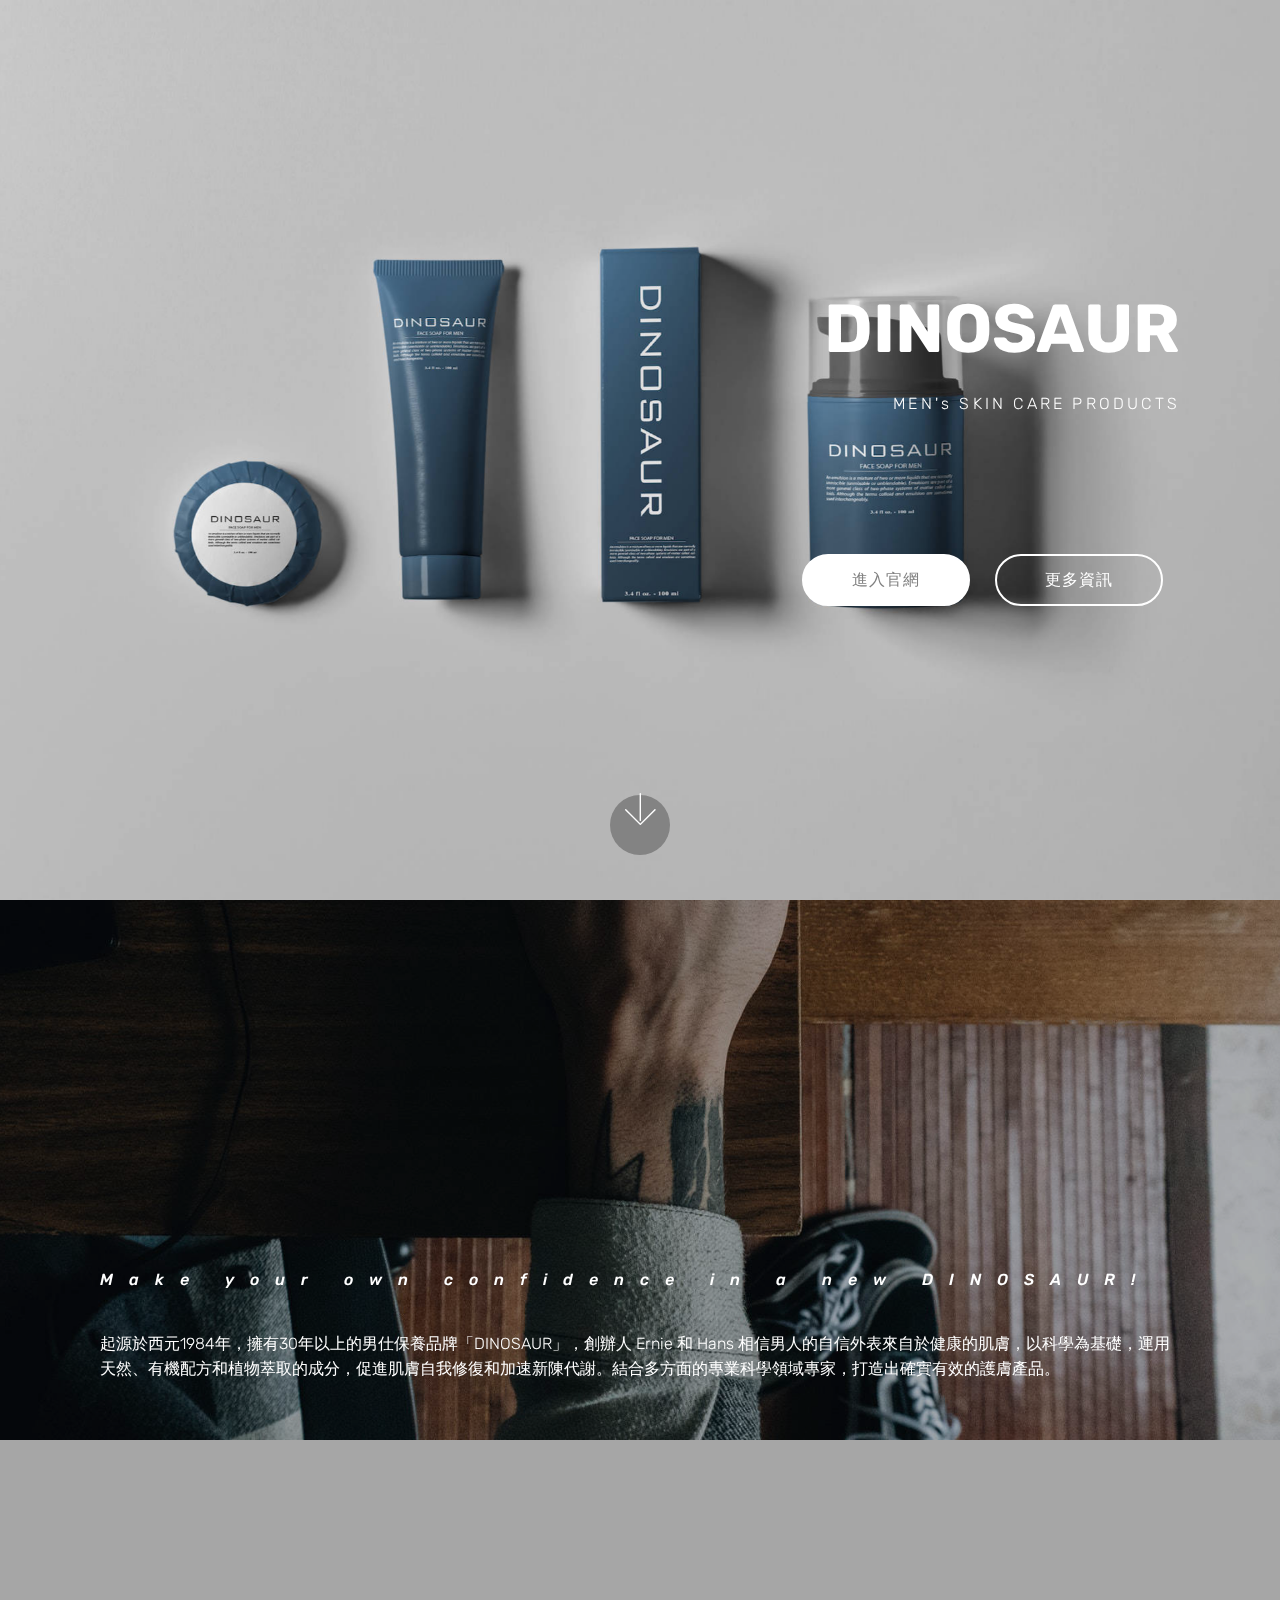
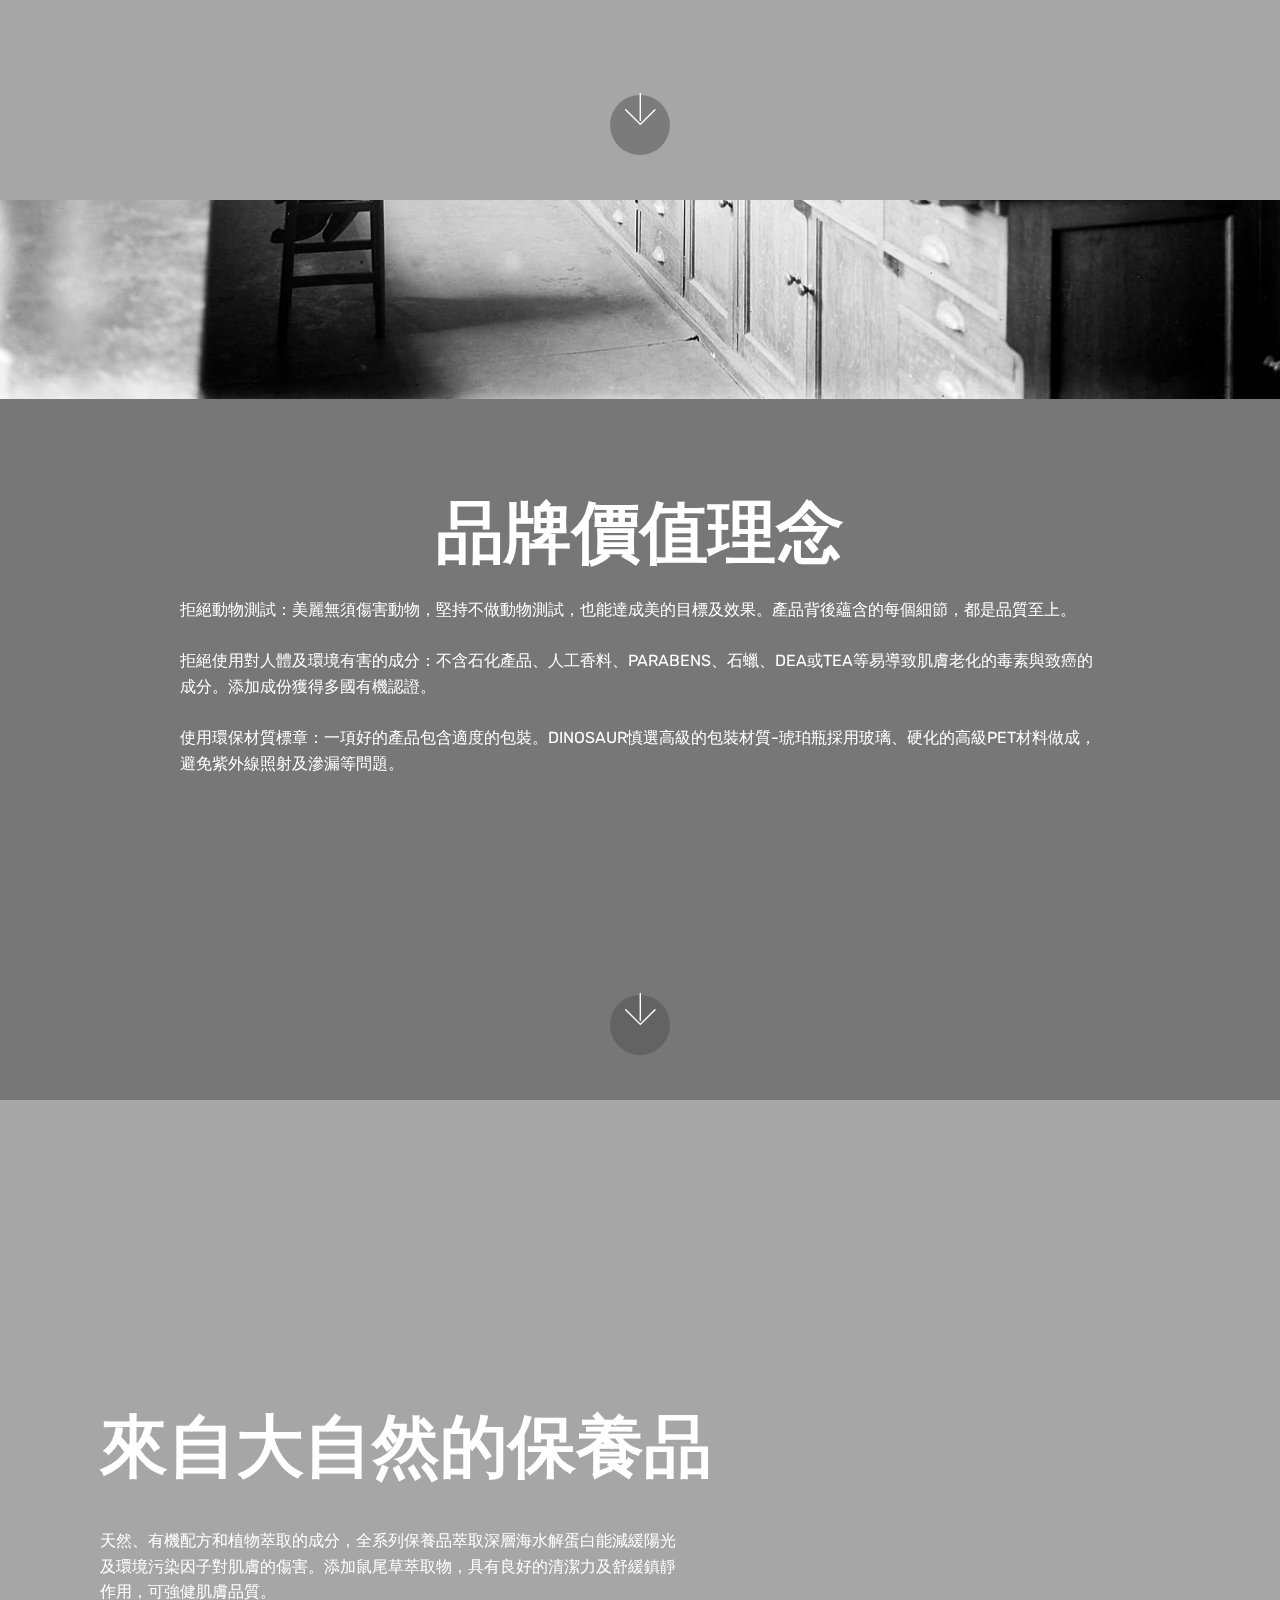
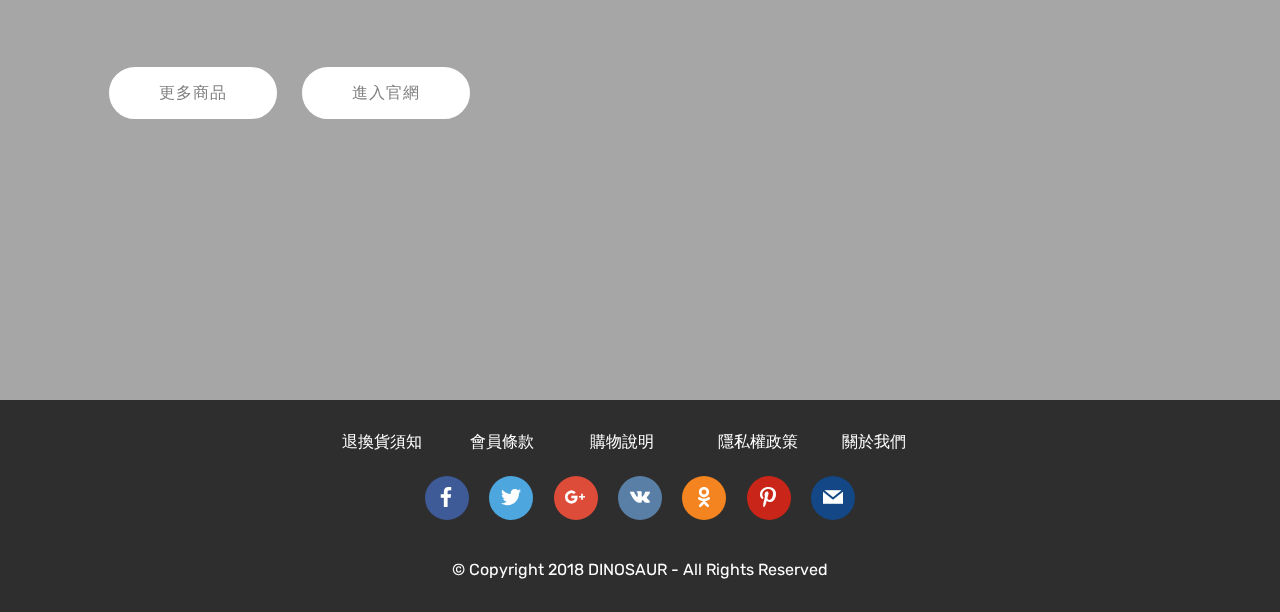
<file: index.html>
<!DOCTYPE html>
<html >
<head>
  <!-- Site made with Mobirise Website Builder v4.7.2, https://mobirise.com -->
  <meta charset="UTF-8">
  <meta http-equiv="X-UA-Compatible" content="IE=edge">
  <meta name="generator" content="Mobirise v4.7.2, mobirise.com">
  <meta name="viewport" content="width=device-width, initial-scale=1, minimum-scale=1">
  <link rel="shortcut icon" href="assets/images/logo4.png" type="image/x-icon">
  <meta name="description" content="">
  <title>DINOSAUR</title>
  <link rel="stylesheet" href="assets/web/assets/mobirise-icons/mobirise-icons.css">
  <link rel="stylesheet" href="assets/tether/tether.min.css">
  <link rel="stylesheet" href="assets/bootstrap/css/bootstrap.min.css">
  <link rel="stylesheet" href="assets/bootstrap/css/bootstrap-grid.min.css">
  <link rel="stylesheet" href="assets/bootstrap/css/bootstrap-reboot.min.css">
  <link rel="stylesheet" href="assets/socicon/css/styles.css">
  <link rel="stylesheet" href="assets/theme/css/style.css">
  <link rel="stylesheet" href="assets/mobirise/css/mbr-additional.css" type="text/css">
  
  
  
</head>
<body>
  <section class="header10 cid-qSDMoRlb81 mbr-fullscreen mbr-parallax-background" id="header10-h">

    

    <div class="mbr-overlay" style="opacity: 0; background-color: rgb(46, 46, 46);">
    </div>

    <div class="container">
        <div class="media-container-column mbr-white col-lg-8 col-md-10 ml-auto">
            <h1 class="mbr-section-title align-right mbr-bold pb-3 mbr-fonts-style display-1">&nbsp;DINOSAUR</h1>
            <h3 class="mbr-section-subtitle align-right mbr-light pb-3 mbr-fonts-style display-7">MEN's SKIN CARE PRODUCTS</h3>
            <p class="mbr-text align-right pb-3 mbr-fonts-style display-5"><br>&nbsp;</p>
            <div class="mbr-section-btn align-right"><a class="btn btn-md btn-white display-4" href="page2.html">進入官網</a>
                <a class="btn btn-md btn-white-outline display-4" href="index.html#header11-2k">更多資訊</a></div>
        </div>
    </div>

    <div class="mbr-arrow hidden-sm-down" aria-hidden="true">
        <a href="#next">
            <i class="mbri-down mbr-iconfont"></i>
        </a>
    </div>
</section>

<section class="engine"><a href="https://mobirise.me/q">free responsive site templates</a></section><section class="header11 cid-qTkVYsaAe3 mbr-fullscreen mbr-parallax-background" id="header11-2k">

    <!-- Block parameters controls (Blue "Gear" panel) -->
    
    <!-- End block parameters -->

    <div class="mbr-overlay" style="opacity: 0.3; background-color: rgb(0, 0, 0);">
    </div>
    <div class="container align-left">
        <div class="media-container-column mbr-white col-md-12">
            <h3 class="mbr-section-subtitle py-3 mbr-fonts-style display-7">Make your own confidence in a new DINOSAUR!<br></h3>
            
            <p class="mbr-text py-3 mbr-fonts-style display-4">起源於西元1984年，擁有30年以上的男仕保養品牌「DINOSAUR」，創辦人 Ernie 和 Hans 相信男人的自信外表來自於健康的肌膚，以科學為基礎，運用天然、有機配方和植物萃取的成分，促進肌膚自我修復和加速新陳代謝。結合多方面的專業科學領域專家，打造出確實有效的護膚產品。</p><p></p><p></p>
            
        </div>
    </div>

    <div class="mbr-arrow hidden-sm-down" aria-hidden="true">
        <a href="#next">
            <i class="mbri-down mbr-iconfont"></i>
        </a>
    </div>
</section>

<section class="header5 cid-qTlnZPZ7aF mbr-fullscreen mbr-parallax-background" id="header5-2n">

    

    <div class="mbr-overlay" style="opacity: 0.5; background-color: rgb(0, 0, 0);">
    </div>
    <div class="container">
        <div class="row justify-content-center">
            <div class="mbr-white col-md-10">
                <h1 class="mbr-section-title align-center pb-3 mbr-fonts-style display-1"><strong>
                    品牌價值理念
                </strong></h1>
                <p class="mbr-text align-center display-5 pb-3 mbr-fonts-style display-7">拒絕動物測試：美麗無須傷害動物，堅持不做動物測試，也能達成美的目標及效果。產品背後蘊含的每個細節，都是品質至上。<br><br>拒絕使用對人體及環境有害的成分：不含石化產品、人工香料、PARABENS、石蠟、DEA或TEA等易導致肌膚老化的毒素與致癌的成分。添加成份獲得多國有機認證。<br><br>使用環保材質標章：一項好的產品包含適度的包裝。DINOSAUR慎選高級的包裝材質-琥珀瓶採用玻璃、硬化的高級PET材料做成，避免紫外線照射及滲漏等問題。</p>
                
            </div>
        </div>
    </div>

    <div class="mbr-arrow hidden-sm-down" aria-hidden="true">
        <a href="#next">
            <i class="mbri-down mbr-iconfont"></i>
        </a>
    </div>
</section>

<section class="header11 cid-qTlqcAVSH5 mbr-fullscreen mbr-parallax-background" id="header11-2o">

    <!-- Block parameters controls (Blue "Gear" panel) -->
    
    <!-- End block parameters -->

    <div class="mbr-overlay" style="opacity: 0.3; background-color: rgb(0, 0, 0);">
    </div>
    <div class="container align-left">
        <div class="media-container-column mbr-white col-md-12">
            <h3 class="mbr-section-subtitle py-3 mbr-fonts-style display-5"></h3>
            <h1 class="mbr-section-title py-3 mbr-fonts-style display-1"><strong>來自大自然的保養品</strong></h1>
            <p class="mbr-text py-3 mbr-fonts-style display-7">天然、有機配方和植物萃取的成分，全系列保養品萃取深層海水解蛋白能減緩陽光<br>及環境污染因子對肌膚的傷害。添加鼠尾草萃取物，具有良好的清潔力及舒緩鎮靜<br>作用，可強健肌膚品質。</p>
            <div class="mbr-section-btn py-4"><a class="btn btn-md btn-white display-4" href="page3.html">更多商品</a> <a class="btn btn-md btn-white display-4" href="page2.html">進入官網</a></div>
        </div>
    </div>

    
</section>

<section once="" class="cid-qSKRIVqiz0" id="footer7-1d">

    

    

    <div class="container">
        <div class="media-container-row align-center mbr-white">
            <div class="row row-links">
                <ul class="foot-menu">
                    
                    
                    
                    
                    
                <li class="foot-menu-item mbr-fonts-style display-7">退換貨須知&nbsp;</li><li class="foot-menu-item mbr-fonts-style display-7">&nbsp; &nbsp;會員條款 &nbsp; &nbsp; &nbsp;</li><li class="foot-menu-item mbr-fonts-style display-7">購物說明 &nbsp; &nbsp; &nbsp; &nbsp; &nbsp; &nbsp; &nbsp; &nbsp;隱私權政策</li><li class="foot-menu-item mbr-fonts-style display-7">&nbsp; &nbsp;關於我們</li><li class="foot-menu-item mbr-fonts-style display-7"></li></ul>
            </div>
            
            <div class="row row-copirayt">
                <p class="mbr-text mb-0 mbr-fonts-style mbr-white align-center display-7"></p>
            </div>
        </div>
    </div>
</section>

<section class="cid-qSDMTQ0uAn" id="social-buttons3-p">
    
    

    

    <div class="container">
        <div class="media-container-row">
            <div class="col-md-8 align-center">
                
                <div>
                    <div class="mbr-social-likes">
                        <span class="btn btn-social socicon-bg-facebook facebook mx-2" title="Share link on Facebook">
                            <i class="socicon socicon-facebook"></i>
                        </span>
                        <span class="btn btn-social twitter socicon-bg-twitter mx-2" title="Share link on Twitter">
                            <i class="socicon socicon-twitter"></i>
                        </span>
                        <span class="btn btn-social plusone socicon-bg-googleplus mx-2" title="Share link on Google+">
                            <i class="socicon socicon-googleplus"></i>
                        </span>
                        <span class="btn btn-social vkontakte socicon-bg-vkontakte mx-2" title="Share link on VKontakte">
                            <i class="socicon socicon-vkontakte"></i>
                        </span>
                        <span class="btn btn-social odnoklassniki socicon-bg-odnoklassniki mx-2" title="Share link on Odnoklassniki">
                            <i class="socicon socicon-odnoklassniki"></i>
                        </span>
                        <span class="btn btn-social pinterest socicon-bg-pinterest mx-2" title="Share link on Pinterest">
                            <i class="socicon socicon-pinterest"></i>
                        </span>
                        <span class="btn btn-social mailru socicon-bg-mail mx-2" title="Share link on Mailru">
                            <i class="socicon socicon-mail"></i>
                        </span>
                    </div>
                </div>
            </div>
        </div>
    </div>
</section>

<section once="" class="cid-qSWCNrg942" id="footer6-28">

    

    

    <div class="container">
        <div class="media-container-row align-center mbr-white">
            <div class="col-12">
                <p class="mbr-text mb-0 mbr-fonts-style display-7">
                    © Copyright 2018 DINOSAUR - All Rights Reserved
                </p>
            </div>
        </div>
    </div>
</section>


  <script src="assets/web/assets/jquery/jquery.min.js"></script>
  <script src="assets/popper/popper.min.js"></script>
  <script src="assets/tether/tether.min.js"></script>
  <script src="assets/bootstrap/js/bootstrap.min.js"></script>
  <script src="assets/smoothscroll/smooth-scroll.js"></script>
  <script src="assets/parallax/jarallax.min.js"></script>
  <script src="assets/sociallikes/social-likes.js"></script>
  <script src="assets/theme/js/script.js"></script>
  
  
</body>
</html>
</file>
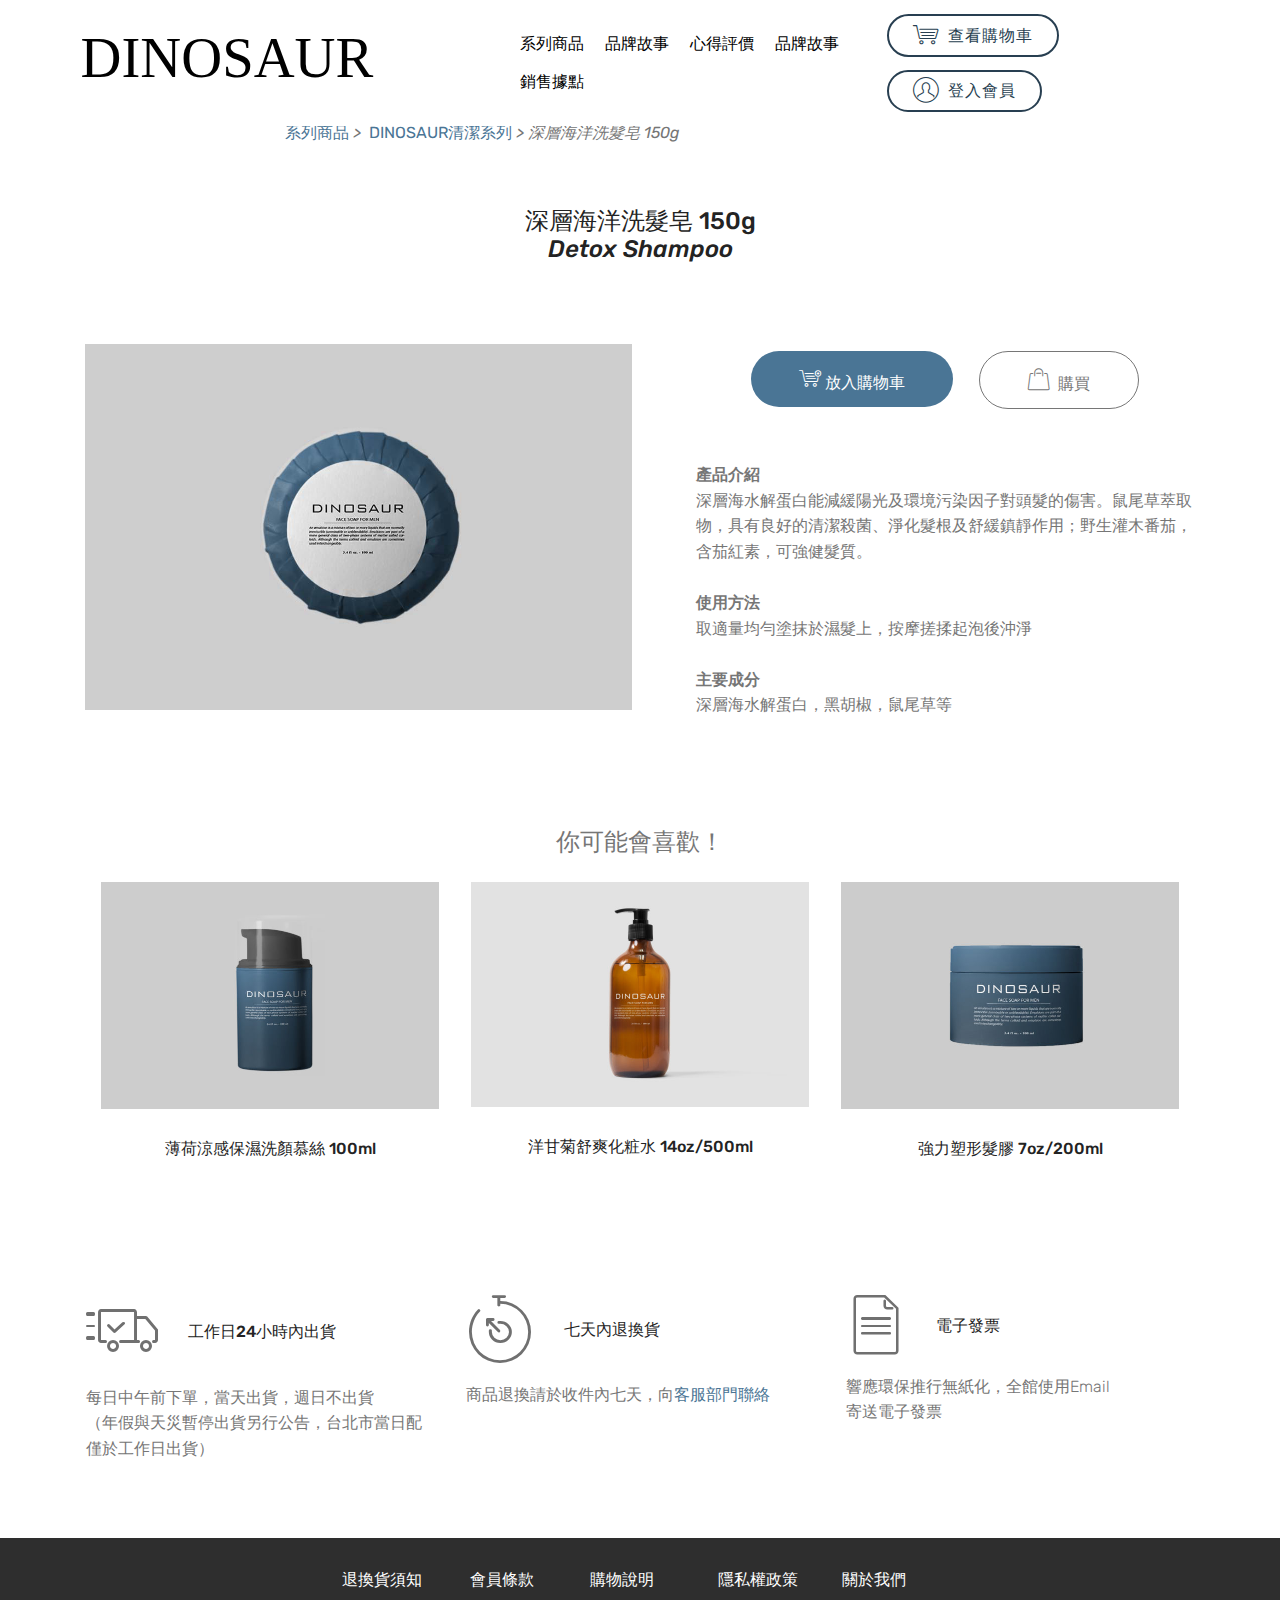
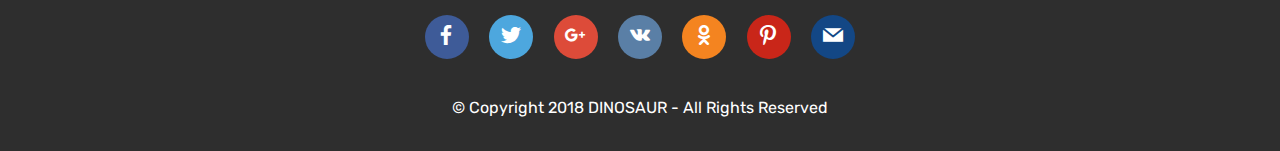
<file: page1.html>
<!DOCTYPE html>
<html >
<head>
  <!-- Site made with Mobirise Website Builder v4.7.2, https://mobirise.com -->
  <meta charset="UTF-8">
  <meta http-equiv="X-UA-Compatible" content="IE=edge">
  <meta name="generator" content="Mobirise v4.7.2, mobirise.com">
  <meta name="viewport" content="width=device-width, initial-scale=1, minimum-scale=1">
  <link rel="shortcut icon" href="assets/images/logo4.png" type="image/x-icon">
  <meta name="description" content="Website Generator Description">
  <title>商品內頁面</title>
  <link rel="stylesheet" href="assets/web/assets/mobirise-icons/mobirise-icons.css">
  <link rel="stylesheet" href="assets/tether/tether.min.css">
  <link rel="stylesheet" href="assets/bootstrap/css/bootstrap.min.css">
  <link rel="stylesheet" href="assets/bootstrap/css/bootstrap-grid.min.css">
  <link rel="stylesheet" href="assets/bootstrap/css/bootstrap-reboot.min.css">
  <link rel="stylesheet" href="assets/socicon/css/styles.css">
  <link rel="stylesheet" href="assets/dropdown/css/style.css">
  <link rel="stylesheet" href="assets/theme/css/style.css">
  <link rel="stylesheet" href="assets/mobirise/css/mbr-additional.css" type="text/css">
  
  
  
</head>
<body>
  <section class="menu cid-qSFvIweCKo" once="menu" id="menu2-z">

    

    <nav class="navbar navbar-expand beta-menu navbar-dropdown align-items-center navbar-fixed-top navbar-toggleable-sm">
        <button class="navbar-toggler navbar-toggler-right" type="button" data-toggle="collapse" data-target="#navbarSupportedContent" aria-controls="navbarSupportedContent" aria-expanded="false" aria-label="Toggle navigation">
            <div class="hamburger">
                <span></span>
                <span></span>
                <span></span>
                <span></span>
            </div>
        </button>
        <div class="menu-logo">
            <div class="navbar-brand">
                <span class="navbar-logo">
                    <a href="page2.html">
                        <img src="assets/images/logoblack-1.svg" alt="Mobirise" title="" style="height: 3.8rem;">
                    </a>
                </span>
                
            </div>
        </div>
        <div class="collapse navbar-collapse" id="navbarSupportedContent">
            <ul class="navbar-nav nav-dropdown" data-app-modern-menu="true"><li class="nav-item"><a class="nav-link link text-black display-4" href="page3.html">系列商品</a></li><li class="nav-item"><a class="nav-link link text-black display-4" href="https://mobirise.com">品牌故事</a></li><li class="nav-item"><a class="nav-link link text-black display-4" href="https://mobirise.com">心得評價</a></li>
                <li class="nav-item">
                    <a class="nav-link link text-black display-4" href="https://mobirise.com">品牌故事</a>
                </li><li class="nav-item"><a class="nav-link link text-black display-4" href="page4.html">銷售據點</a></li></ul>
            <div class="navbar-buttons mbr-section-btn"><a class="btn btn-sm btn-primary-outline display-4" href="tel:+1-234-567-8901"><span class="mbri-shopping-cart mbr-iconfont mbr-iconfont-btn"></span>查看購物車</a> <a class="btn btn-sm btn-primary-outline display-4" href="tel:+1-234-567-8901"><span class="mbri-user mbr-iconfont mbr-iconfont-btn"></span>登入會員</a></div>
        </div>
    </nav>
</section>

<section class="engine"><a href="https://mobirise.me/m">free site design templates</a></section><section class="mbr-section article content1 cid-qSGJpgnbed" id="content1-12">
    
     

    <div class="container">
        <div class="media-container-row">
            <div class="mbr-text col-12 col-md-8 mbr-fonts-style display-7"><p><em><a href="page3.html" class="text-primary">系列商品</a>&nbsp;&gt; &nbsp;<a href="page3.html">DINOSAUR清潔系列 </a>&gt; 深層海洋洗髮皂 150g</em></p></div>
        </div>
    </div>
</section>

<section class="tabs4 cid-qSGHnAkabV" id="tabs4-11">

    

    

    <div class="container">
        <h2 class="mbr-section-title align-center pb-3 mbr-fonts-style display-5">深層海洋洗髮皂 150g<br><em>Detox Shampoo</em></h2>
        

        <div class="media-container-row mt-5 pt-3">
            <div class="mbr-figure" style="width: 55%;">
                <img src="assets/images/p01-3-1000x670.jpg" alt="Mobirise" title="">
            </div>
            <div class="tabs-container">
                <ul class="nav nav-tabs" role="tablist">
                    <li class="nav-item"><a class="nav-link mbr-fonts-style show active display-4" role="tab" data-toggle="tab" href="#tabs4-11_tab0" aria-selected="true"><span class="mbri-cart-add mbr-iconfont mbr-iconfont-btn" style="font-size: 22px;"></span>&nbsp;放入購物車</a></li>
                    <li class="nav-item"><a class="nav-link mbr-fonts-style show active display-4" role="tab" data-toggle="tab" href="#tabs4-11_tab1" aria-selected="true"><span class="mbri-shopping-bag mbr-iconfont mbr-iconfont-btn" style="font-size: 22px;"></span>&nbsp; 購買</a></li>
                    
                    
                    
                    
                </ul>
                <div class="tab-content">
                    <div id="tab1" class="tab-pane in active" role="tabpanel">
                        <div class="row">
                            <div class="col-md-12">
                                <p class="mbr-text py-5 mbr-fonts-style display-4"><strong>產品介紹</strong><br>深層海水解蛋白能減緩陽光及環境污染因子對頭髮的傷害。鼠尾草萃取物，具有良好的清潔殺菌、淨化髮根及舒緩鎮靜作用；野生灌木番茄，含茄紅素，可強健髮質。<br><br><strong>使用方法</strong><br>取適量均勻塗抹於濕髮上，按摩搓揉起泡後沖淨<br><br><strong>主要成分</strong><br>深層海水解蛋白，黑胡椒，鼠尾草等<br></p>
                            </div>
                        </div>
                    </div>
                    <div id="tab2" class="tab-pane" role="tabpanel">
                        <div class="row">
                            <div class="col-md-12">
                                <p class="mbr-text py-5 mbr-fonts-style display-4"><strong>產品介紹</strong><br>深層海水解蛋白能減緩陽光及環境污染因子對頭髮的傷害。鼠尾草萃取物，具有良好的清潔殺菌、淨化髮根及舒緩鎮靜作用；野生灌木番茄，含茄紅素，可強健髮質。<br><br><strong>使用方法</strong><br>取適量均勻塗抹於濕髮上，按摩搓揉起泡後沖淨<br><br><strong>主要成分</strong><br>深層海水解蛋白，黑胡椒，鼠尾草等如原廠所示</p>
                            </div>
                        </div>
                    </div>
                    <div id="tab3" class="tab-pane" role="tabpanel">
                        <div class="row">
                            <div class="col-md-12">
                                <p class="mbr-text py-5 mbr-fonts-style display-7">
                                    Choose from the large selection of latest pre-made blocks - full-screen intro, bootstrap carousel, content slider, responsive image gallery with lightbox, parallax scrolling, video backgrounds, hamburger menu, sticky header and more.
                                </p>
                            </div>
                        </div>
                    </div>
                    <div id="tab4" class="tab-pane" role="tabpanel">
                        <div class="row">
                            <div class="col-md-12">
                                <p class="mbr-text py-5 mbr-fonts-style display-7">
                                    Sites made with Mobirise are 100% mobile-friendly according the latest Google Test and Google loves those websites (officially)!
                                </p>
                            </div>
                        </div>
                    </div>
                    <div id="tab5" class="tab-pane" role="tabpanel">
                        <div class="row">
                            <div class="col-md-12">
                                <p class="mbr-text py-5 mbr-fonts-style display-7">
                                    Mobirise themes are based on Bootstrap 3 and Bootstrap 4 - most powerful mobile first framework. Now, even if you're not code-savvy, you can be a part of an exciting growing bootstrap community.
                                </p>
                            </div>
                        </div>
                    </div>
                    <div id="tab6" class="tab-pane" role="tabpanel">
                        <div class="row">
                            <div class="col-md-12">
                                <p class="mbr-text py-5 mbr-fonts-style display-7">
                                    Choose from the large selection of latest pre-made blocks - full-screen intro, bootstrap carousel, content slider, responsive image gallery with lightbox, parallax scrolling, video backgrounds, hamburger menu, sticky header and more.
                                </p>
                            </div>
                        </div>
                    </div>
                </div>
            </div>
        </div>
    </div>
</section>

<section class="mbr-section content4 cid-qSGMuySymP" id="content4-15">

    

    <div class="container">
        <div class="media-container-row">
            <div class="title col-12 col-md-8">
                
                <h3 class="mbr-section-subtitle align-center mbr-light mbr-fonts-style display-5">你可能會喜歡！</h3>
                
            </div>
        </div>
    </div>
</section>

<section class="features2 cid-qSGMmH5pmB" id="features2-14">

    

    
    
    <div class="container">
        <div class="media-container-row">
            <div class="card p-3 col-12 col-md-6 col-lg-4">
                <div class="card-wrapper">
                    <div class="card-img">
                        <a href="index.html"><img src="assets/images/p05-1-676x453.jpg" alt="Mobirise" title=""></a>
                    </div>
                    <div class="card-box">
                        <h4 class="card-title pb-3 mbr-fonts-style display-7">薄荷涼感保濕洗顏慕絲 100ml</h4>
                        
                    </div>
                </div>
            </div>

            <div class="card p-3 col-12 col-md-6 col-lg-4">
                <div class="card-wrapper">
                    <div class="card-img">
                        <a href="index.html"><img src="assets/images/mockup-2-676x450.jpg" alt="Mobirise" title=""></a>
                    </div>
                    <div class="card-box ">
                        <h4 class="card-title pb-3 mbr-fonts-style display-7">洋甘菊舒爽化粧水 14oz/500ml</h4>
                        
                    </div>
                </div>
            </div>

            <div class="card p-3 col-12 col-md-6 col-lg-4">
                <div class="card-wrapper">
                    <div class="card-img">
                        <a href="index.html"><img src="assets/images/p03-1-676x453.jpg" alt="Mobirise" title=""></a>
                    </div>
                    <div class="card-box">
                        <h4 class="card-title pb-3 mbr-fonts-style display-7">強力塑形髮膠 7oz/200ml</h4>
                        
                    </div>
                </div>
            </div>

            
        </div>
    </div>
</section>

<section class="features10 cid-qSJI3Gl0Q0" id="features10-18">

    

    
    <div class="container">
        <div class="row justify-content-center">
            <div class="card p-3 col-12 col-md-6 col-lg-4">
                <div class="media mb-3">
                    <div class="card-img align-self-center">
                        <span class="mbr-iconfont mbri-delivery"></span>
                    </div>
                    <h4 class="card-title media-body py-3 mbr-fonts-style display-7">
                        工作日24小時內出貨
                    </h4>
                </div>
                <div class="card-box">
                    <p class="mbr-text mbr-fonts-style display-4">每日中午前下單，當天出貨，週日不出貨 <br>（年假與天災暫停出貨另行公告，台北市當日配僅於工作日出貨）</p>
                </div>
            </div>

            <div class="card p-3 col-12 col-md-6 col-lg-4">
                <div class="media mb-3">
                    <div class="card-img align-self-center">
                        <span class="mbr-iconfont mbri-timer" style="font-size: 68px;"></span>
                    </div>
                    <h4 class="card-title media-body py-3 mbr-fonts-style display-7">七天內退換貨</h4>
                </div>
                <div class="card-box">
                    <p class="mbr-text mbr-fonts-style display-4">商品退換請於收件內七天，向<a href="index.html">客服部門聯絡</a></p>
                </div>
            </div>

            <div class="card p-3 col-12 col-md-6 col-lg-4">
                <div class="media mb-3">
                    <div class="card-img align-self-center">
                        <span class="mbr-iconfont mbri-file" style="font-size: 60px;"></span>
                    </div>
                    <h4 class="card-title media-body py-3 mbr-fonts-style display-7">
                        電子發票
                    </h4>
                </div>
                <div class="card-box">
                    <p class="mbr-text mbr-fonts-style display-4">響應環保推行無紙化，全館使用Email<br>寄送電子發票</p>
                </div>
            </div>

            
        </div>
    </div>
</section>

<section once="" class="cid-qSWLH8EyVk" id="footer7-2c">

    

    

    <div class="container">
        <div class="media-container-row align-center mbr-white">
            <div class="row row-links">
                <ul class="foot-menu">
                    
                    
                    
                    
                    
                <li class="foot-menu-item mbr-fonts-style display-7">退換貨須知&nbsp;</li><li class="foot-menu-item mbr-fonts-style display-7">&nbsp; &nbsp;會員條款 &nbsp; &nbsp; &nbsp;</li><li class="foot-menu-item mbr-fonts-style display-7">購物說明 &nbsp; &nbsp; &nbsp; &nbsp; &nbsp; &nbsp; &nbsp; &nbsp;隱私權政策</li><li class="foot-menu-item mbr-fonts-style display-7">&nbsp; &nbsp;關於我們</li><li class="foot-menu-item mbr-fonts-style display-7"></li></ul>
            </div>
            
            <div class="row row-copirayt">
                <p class="mbr-text mb-0 mbr-fonts-style mbr-white align-center display-7"></p>
            </div>
        </div>
    </div>
</section>

<section class="cid-qSWLypV4lE" id="social-buttons3-2a">
    
    

    

    <div class="container">
        <div class="media-container-row">
            <div class="col-md-8 align-center">
                
                <div>
                    <div class="mbr-social-likes">
                        <span class="btn btn-social socicon-bg-facebook facebook mx-2" title="Share link on Facebook">
                            <i class="socicon socicon-facebook"></i>
                        </span>
                        <span class="btn btn-social twitter socicon-bg-twitter mx-2" title="Share link on Twitter">
                            <i class="socicon socicon-twitter"></i>
                        </span>
                        <span class="btn btn-social plusone socicon-bg-googleplus mx-2" title="Share link on Google+">
                            <i class="socicon socicon-googleplus"></i>
                        </span>
                        <span class="btn btn-social vkontakte socicon-bg-vkontakte mx-2" title="Share link on VKontakte">
                            <i class="socicon socicon-vkontakte"></i>
                        </span>
                        <span class="btn btn-social odnoklassniki socicon-bg-odnoklassniki mx-2" title="Share link on Odnoklassniki">
                            <i class="socicon socicon-odnoklassniki"></i>
                        </span>
                        <span class="btn btn-social pinterest socicon-bg-pinterest mx-2" title="Share link on Pinterest">
                            <i class="socicon socicon-pinterest"></i>
                        </span>
                        <span class="btn btn-social mailru socicon-bg-mail mx-2" title="Share link on Mailru">
                            <i class="socicon socicon-mail"></i>
                        </span>
                    </div>
                </div>
            </div>
        </div>
    </div>
</section>

<section once="" class="cid-qSWLz4X5VL" id="footer6-2b">

    

    

    <div class="container">
        <div class="media-container-row align-center mbr-white">
            <div class="col-12">
                <p class="mbr-text mb-0 mbr-fonts-style display-7">
                    © Copyright 2018 DINOSAUR - All Rights Reserved
                </p>
            </div>
        </div>
    </div>
</section>


  <script src="assets/web/assets/jquery/jquery.min.js"></script>
  <script src="assets/popper/popper.min.js"></script>
  <script src="assets/tether/tether.min.js"></script>
  <script src="assets/bootstrap/js/bootstrap.min.js"></script>
  <script src="assets/smoothscroll/smooth-scroll.js"></script>
  <script src="assets/touchswipe/jquery.touch-swipe.min.js"></script>
  <script src="assets/mbr-tabs/mbr-tabs.js"></script>
  <script src="assets/sociallikes/social-likes.js"></script>
  <script src="assets/dropdown/js/script.min.js"></script>
  <script src="assets/theme/js/script.js"></script>
  
  
</body>
</html>
</file>
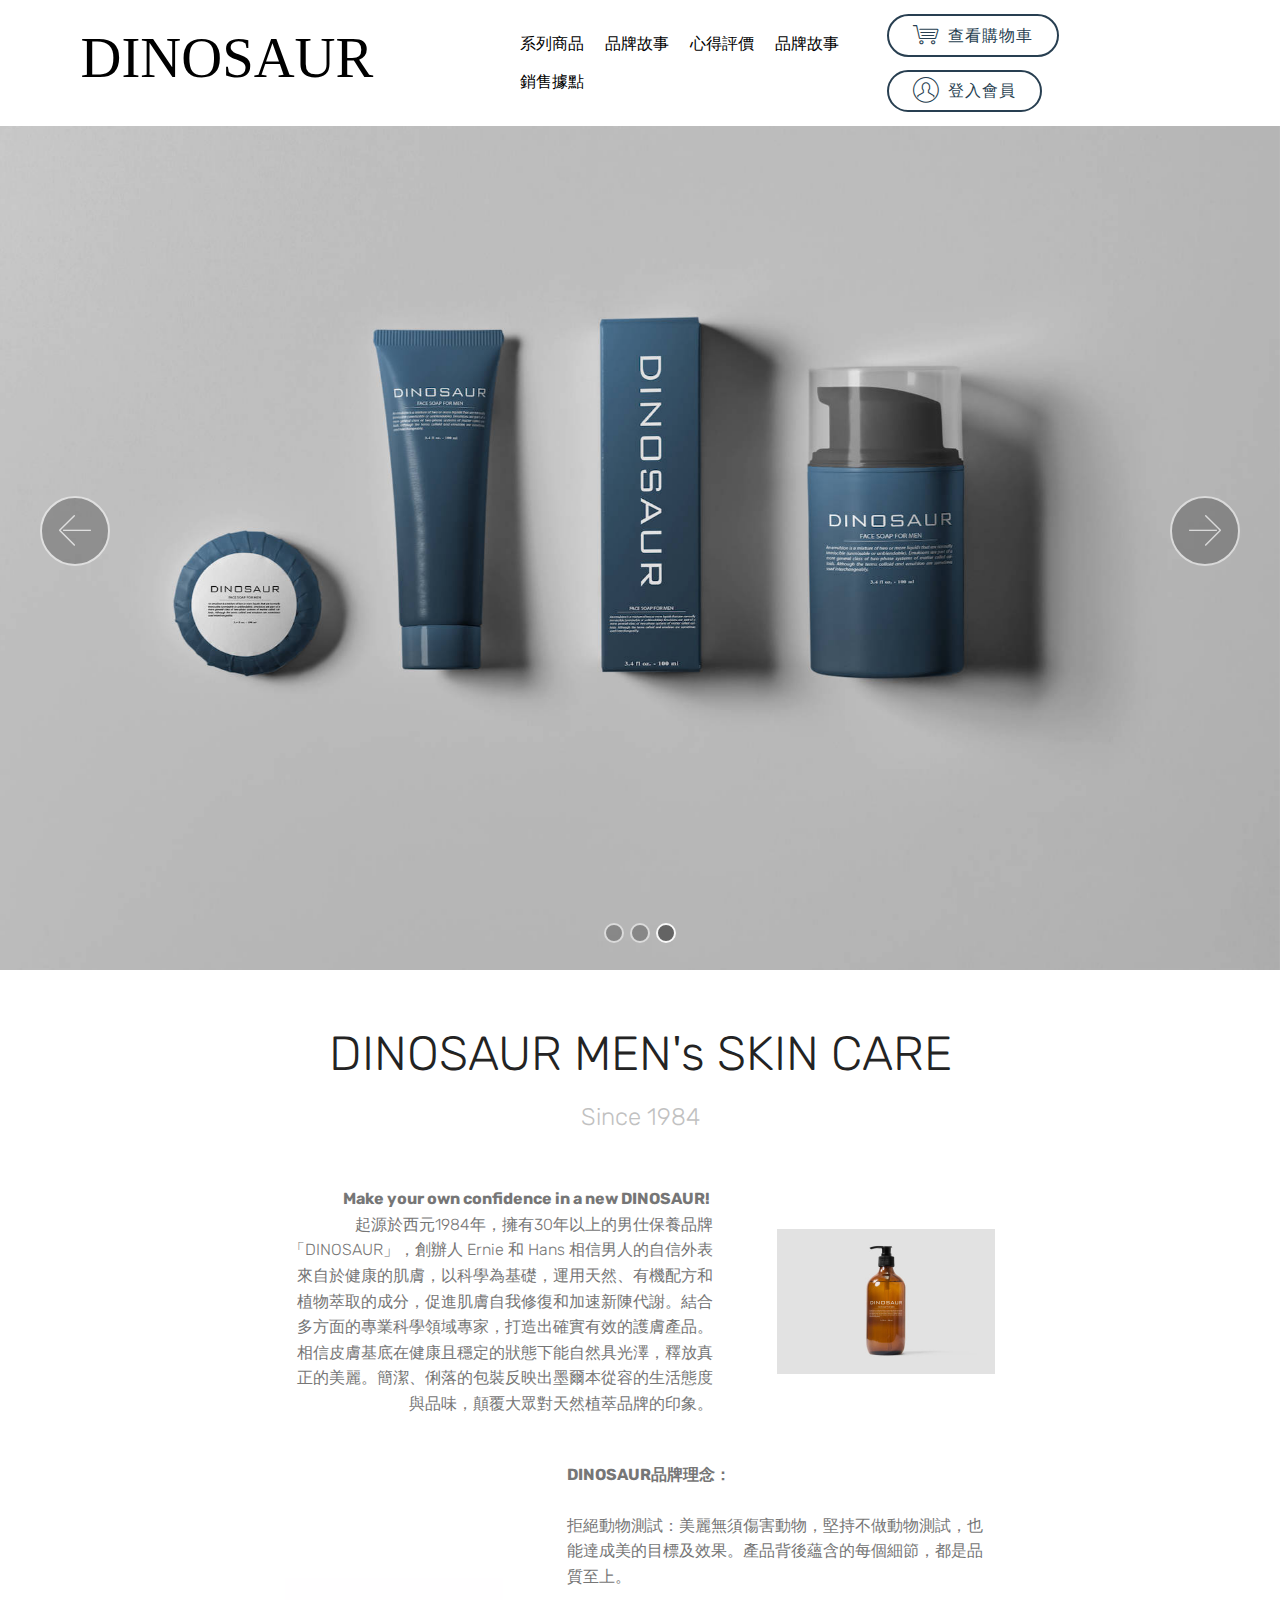
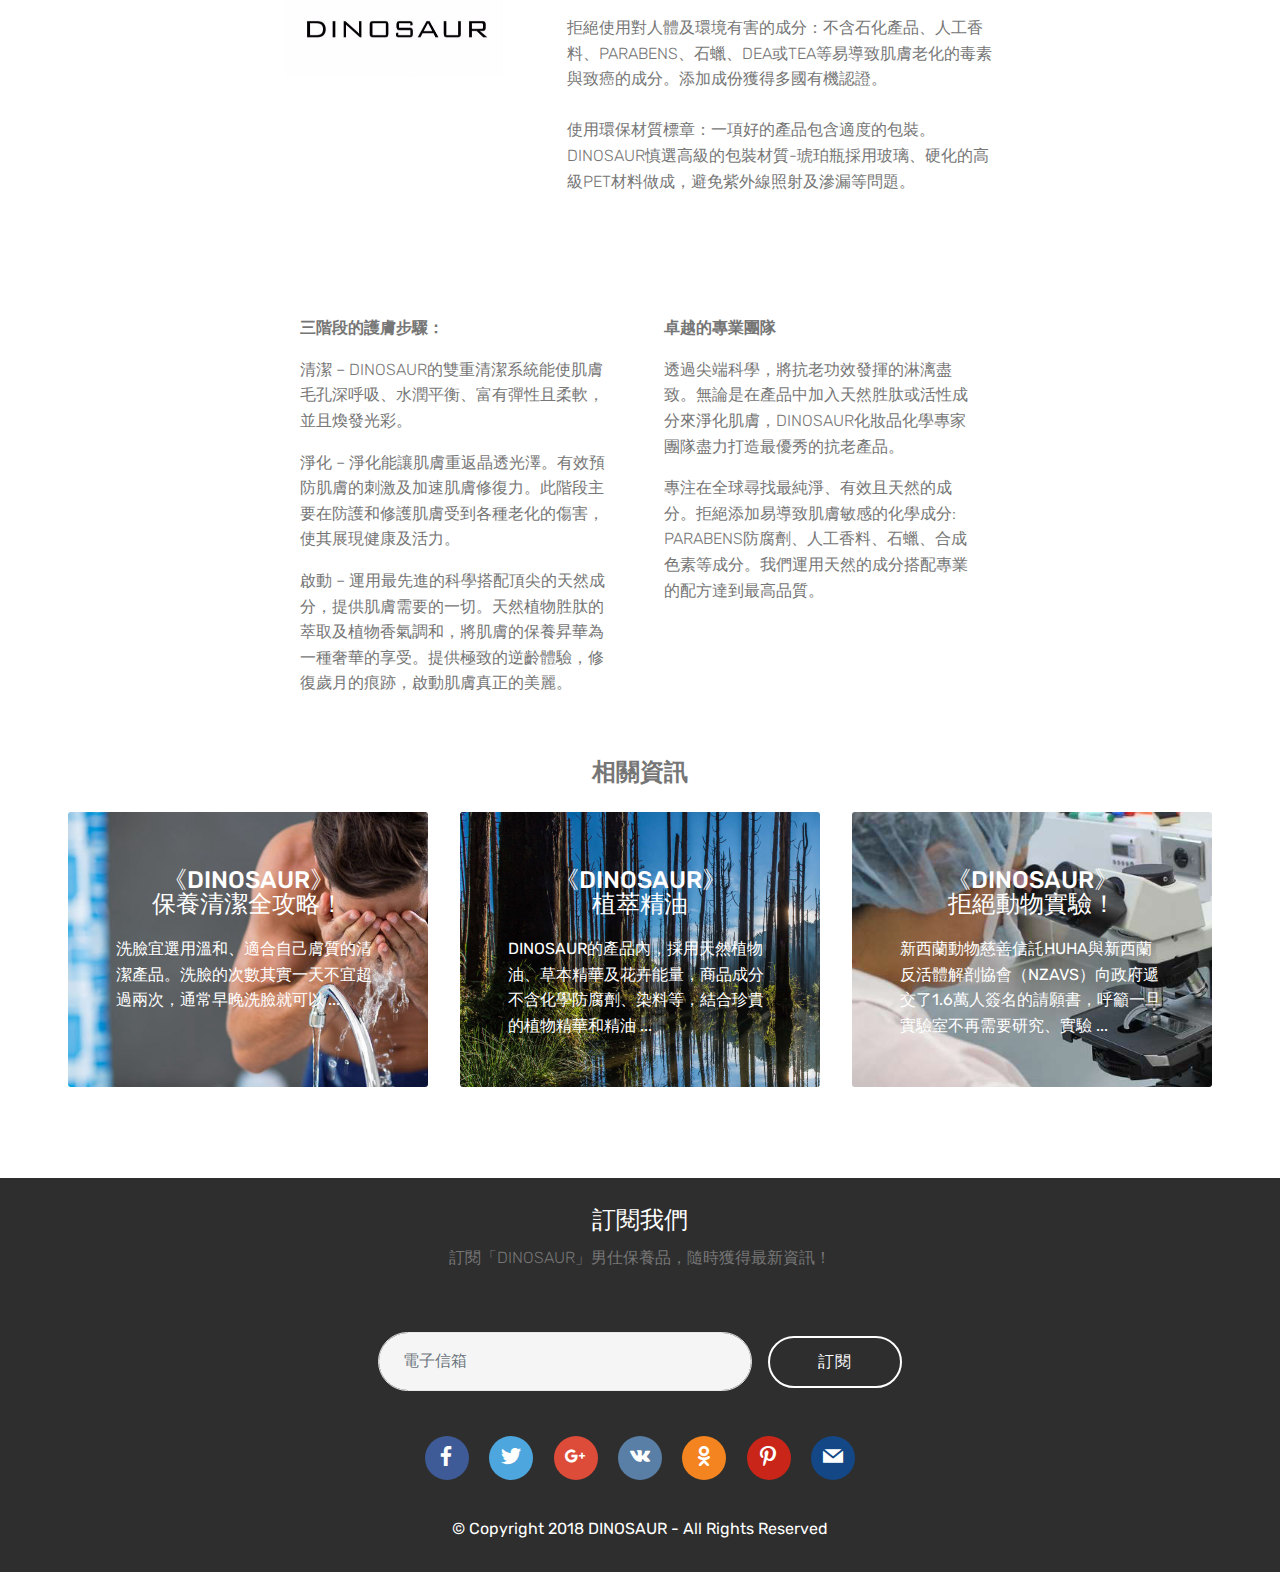
<file: page2.html>
<!DOCTYPE html>
<html >
<head>
  <!-- Site made with Mobirise Website Builder v4.7.2, https://mobirise.com -->
  <meta charset="UTF-8">
  <meta http-equiv="X-UA-Compatible" content="IE=edge">
  <meta name="generator" content="Mobirise v4.7.2, mobirise.com">
  <meta name="viewport" content="width=device-width, initial-scale=1, minimum-scale=1">
  <link rel="shortcut icon" href="assets/images/logo4.png" type="image/x-icon">
  <meta name="description" content="Site Builder Description">
  <title>首頁</title>
  <link rel="stylesheet" href="assets/web/assets/mobirise-icons/mobirise-icons.css">
  <link rel="stylesheet" href="assets/tether/tether.min.css">
  <link rel="stylesheet" href="assets/bootstrap/css/bootstrap.min.css">
  <link rel="stylesheet" href="assets/bootstrap/css/bootstrap-grid.min.css">
  <link rel="stylesheet" href="assets/bootstrap/css/bootstrap-reboot.min.css">
  <link rel="stylesheet" href="assets/dropdown/css/style.css">
  <link rel="stylesheet" href="assets/socicon/css/styles.css">
  <link rel="stylesheet" href="assets/theme/css/style.css">
  <link rel="stylesheet" href="assets/mobirise/css/mbr-additional.css" type="text/css">
  
  
  
</head>
<body>
  <section class="menu cid-qTlzF1AGoE" once="menu" id="menu2-2s">

    

    <nav class="navbar navbar-expand beta-menu navbar-dropdown align-items-center navbar-fixed-top navbar-toggleable-sm">
        <button class="navbar-toggler navbar-toggler-right" type="button" data-toggle="collapse" data-target="#navbarSupportedContent" aria-controls="navbarSupportedContent" aria-expanded="false" aria-label="Toggle navigation">
            <div class="hamburger">
                <span></span>
                <span></span>
                <span></span>
                <span></span>
            </div>
        </button>
        <div class="menu-logo">
            <div class="navbar-brand">
                <span class="navbar-logo">
                    <a href="page2.html">
                        <img src="assets/images/logoblack-1.svg" alt="Mobirise" title="" style="height: 3.8rem;">
                    </a>
                </span>
                
            </div>
        </div>
        <div class="collapse navbar-collapse" id="navbarSupportedContent">
            <ul class="navbar-nav nav-dropdown" data-app-modern-menu="true"><li class="nav-item"><a class="nav-link link text-black display-4" href="page3.html">系列商品</a></li><li class="nav-item"><a class="nav-link link text-black display-4" href="https://mobirise.com">品牌故事</a></li><li class="nav-item"><a class="nav-link link text-black display-4" href="https://mobirise.com">心得評價</a></li>
                <li class="nav-item">
                    <a class="nav-link link text-black display-4" href="https://mobirise.com">品牌故事</a>
                </li><li class="nav-item"><a class="nav-link link text-black display-4" href="page4.html">銷售據點</a></li></ul>
            <div class="navbar-buttons mbr-section-btn"><a class="btn btn-sm btn-primary-outline display-4" href="tel:+1-234-567-8901"><span class="mbri-shopping-cart mbr-iconfont mbr-iconfont-btn"></span>查看購物車</a> <a class="btn btn-sm btn-primary-outline display-4" href="tel:+1-234-567-8901"><span class="mbri-user mbr-iconfont mbr-iconfont-btn"></span>登入會員</a></div>
        </div>
    </nav>
</section>

<section class="engine"><a href="https://mobirise.me/q">free responsive website templates</a></section><section once="" class="cid-qSKRIVqiz0" id="footer7-2q">

    

    

    <div class="container">
        <div class="media-container-row align-center mbr-white">
            <div class="row row-links">
                <ul class="foot-menu">
                    
                    
                    
                    
                    
                <li class="foot-menu-item mbr-fonts-style display-7">退換貨須知&nbsp;</li><li class="foot-menu-item mbr-fonts-style display-7">&nbsp; &nbsp;會員條款 &nbsp; &nbsp; &nbsp;</li><li class="foot-menu-item mbr-fonts-style display-7">購物說明 &nbsp; &nbsp; &nbsp; &nbsp; &nbsp; &nbsp; &nbsp; &nbsp;隱私權政策</li><li class="foot-menu-item mbr-fonts-style display-7">&nbsp; &nbsp;關於我們</li><li class="foot-menu-item mbr-fonts-style display-7"></li></ul>
            </div>
            
            <div class="row row-copirayt">
                <p class="mbr-text mb-0 mbr-fonts-style mbr-white align-center display-7"></p>
            </div>
        </div>
    </div>
</section>

<section class="carousel slide cid-qTm1mpIT6U" data-interval="false" id="slider1-35">

    

    <div class="full-screen"><div class="mbr-slider slide carousel" data-pause="true" data-keyboard="false" data-ride="carousel" data-interval="3000"><ol class="carousel-indicators"><li data-app-prevent-settings="" data-target="#slider1-35" data-slide-to="0"></li><li data-app-prevent-settings="" data-target="#slider1-35" data-slide-to="1"></li><li data-app-prevent-settings="" data-target="#slider1-35" class=" active" data-slide-to="2"></li></ol><div class="carousel-inner" role="listbox"><div class="carousel-item slider-fullscreen-image" data-bg-video-slide="false" style="background-image: url(assets/images/mockup-1-2000x1332.jpg);"><div class="container container-slide"><div class="image_wrapper"><div class="mbr-overlay" style="opacity: 0;"></div><img src="assets/images/mockup-1-2000x1332.jpg"><div class="carousel-caption justify-content-center"><div class="col-10 align-right"></div></div></div></div></div><div class="carousel-item slider-fullscreen-image" data-bg-video-slide="false" style="background-image: url(assets/images/mockup-3-2000x1339.jpg);"><div class="container container-slide"><div class="image_wrapper"><img src="assets/images/mockup-3-2000x1339.jpg"><div class="carousel-caption justify-content-center"><div class="col-10 align-left"></div></div></div></div></div><div class="carousel-item slider-fullscreen-image active" data-bg-video-slide="false" style="background-image: url(assets/images/mockup-4-2000x1339.jpg);"><div class="container container-slide"><div class="image_wrapper"><div class="mbr-overlay" style="opacity: 0;"></div><img src="assets/images/mockup-4-2000x1339.jpg"><div class="carousel-caption justify-content-center"><div class="col-10 align-center"></div></div></div></div></div></div><a data-app-prevent-settings="" class="carousel-control carousel-control-prev" role="button" data-slide="prev" href="#slider1-35"><span aria-hidden="true" class="mbri-left mbr-iconfont"></span><span class="sr-only">Previous</span></a><a data-app-prevent-settings="" class="carousel-control carousel-control-next" role="button" data-slide="next" href="#slider1-35"><span aria-hidden="true" class="mbri-right mbr-iconfont"></span><span class="sr-only">Next</span></a></div></div>

</section>

<section class="mbr-section content4 cid-qTm0Dxo0DB" id="content4-2v">

    

    <div class="container">
        <div class="media-container-row">
            <div class="title col-12 col-md-8">
                <h2 class="align-center pb-3 mbr-fonts-style display-2">DINOSAUR MEN's SKIN CARE</h2>
                <h3 class="mbr-section-subtitle align-center mbr-light mbr-fonts-style display-5">
                    Since 1984</h3>
                
            </div>
        </div>
    </div>
</section>

<section class="mbr-section content7 cid-qTm0EGeYUJ" id="content7-2w">
          
    

    <div class="container">
        <div class="media-container-row">
            <div class="col-12 col-md-8">
                <div class="media-container-row">
                    <div class="media-content">
                        <div class="mbr-section-text">
                            <p class="mbr-text align-right mb-0 mbr-fonts-style display-4"><strong>Make your own&nbsp;confidence&nbsp;in a new DINOSAUR!&nbsp;</strong><br>起源於西元1984年，擁有30年以上的男仕保養品牌「DINOSAUR」，創辦人 Ernie 和 Hans 相信男人的自信外表來自於健康的肌膚，以科學為基礎，運用天然、有機配方和植物萃取的成分，促進肌膚自我修復和加速新陳代謝。結合多方面的專業科學領域專家，打造出確實有效的護膚產品。相信皮膚基底在健康且穩定的狀態下能自然具光澤，釋放真正的美麗。簡潔、俐落的包裝反映出墨爾本從容的生活態度與品味，顛覆大眾對天然植萃品牌的印象。<br>
                            </p>
                        </div>
                    </div>
                    <div class="mbr-figure" style="width: 60%;">
                     <img src="assets/images/mockup-1-436x290.jpg" alt="Mobirise" title="">  
                    </div>
                </div>
            </div>
        </div>
    </div>
</section>

<section class="mbr-section content6 cid-qTm0GeiCq0" id="content6-2y">
    
     
    
    <div class="container">
        <div class="media-container-row">
            <div class="col-12 col-md-8">
                <div class="media-container-row">
                    <div class="mbr-figure" style="width: 60%;">
                      <img src="assets/images/logo-1-436x245.jpg" alt="Mobirise" title="">  
                    </div>
                    <div class="media-content">
                        <div class="mbr-section-text">
                            <p class="mbr-text mb-0 mbr-fonts-style display-4"><strong>DINOSAUR品牌理念：</strong><br><br>拒絕動物測試：美麗無須傷害動物，堅持不做動物測試，也能達成美的目標及效果。產品背後蘊含的每個細節，都是品質至上。<br><br>拒絕使用對人體及環境有害的成分：不含石化產品、人工香料、PARABENS、石蠟、DEA或TEA等易導致肌膚老化的毒素與致癌的成分。添加成份獲得多國有機認證。<br><br>使用環保材質標章：一項好的產品包含適度的包裝。DINOSAUR慎選高級的包裝材質-琥珀瓶採用玻璃、硬化的高級PET材料做成，避免紫外線照射及滲漏等問題。<br></p>
                        </div>
                    </div>
                </div>
            </div>
        </div>
    </div>
</section>

<section class="mbr-section article content3 cid-qTm0FPujvC" id="content3-2x">
      
     

    <div class="container">
        <div class="media-container-row">
            <div class="row col-12 col-md-8">
                <div class="col-12 col-md-6 pr-lg-4 mbr-text mbr-fonts-style display-4"><p>
                     </p><p><strong>三階段的護膚步驟：</strong></p><p><span style="font-size: 1rem;">清潔 – DINOSAUR的雙重清潔系統能使肌膚毛孔深呼吸、水潤平衡、富有彈性且柔軟，並且煥發光彩。</span></p><p>淨化 – 淨化能讓肌膚重返晶透光澤。有效預防肌膚的刺激及加速肌膚修復力。此階段主要在防護和修護肌膚受到各種老化的傷害，使其展現健康及活力。</p><p>啟動 – 運用最先進的科學搭配頂尖的天然成分，提供肌膚需要的一切。天然植物胜肽的萃取及植物香氣調和，將肌膚的保養昇華為一種奢華的享受。提供極致的逆齡體驗，修復歲月的痕跡，啟動肌膚真正的美麗。</p></div>
                <div class="col-12 col-md-6 pl-lg-4 mbr-text mbr-fonts-style display-4"><p>
                     </p><p><span style="font-size: 1rem;"><strong>卓越的專業團隊</strong></span></p><p><span style="font-size: 1rem;">透過尖端科學，將抗老功效發揮的淋漓盡致。無論是在產品中加入天然胜肽或活性成分來淨化肌膚，DINOSAUR化妝品化學專家團隊盡力打造最優秀的抗老產品。</span></p><p><span style="font-size: 1rem;">專注在全球尋找最純淨、有效且天然的成分。拒絕添加易導致肌膚敏感的化學成分: PARABENS防腐劑、人工香料、石蠟、合成色素等成分。我們運用天然的成分搭配專業的配方達到最高品質。</span><br></p></div>
            </div>
        </div>
    </div>
</section>

<section class="mbr-section content4 cid-qTmotxXyEr" id="content4-45">

    

    <div class="container">
        <div class="media-container-row">
            <div class="title col-12 col-md-8">
                
                <h3 class="mbr-section-subtitle align-center mbr-light mbr-fonts-style display-5"><strong>相關資訊</strong></h3>
                
            </div>
        </div>
    </div>
</section>

<section class="features13 cid-qTmou2jH83" id="features13-46">

    

    
    <div class="container">
        

        <div class="media-container-row container">
            <div class="card col-12 col-md-6 p-5 m-3 align-center col-lg-4">
                <div class="card-img">
                    <img src="assets/images/wash-980x457.jpg" alt="Mobirise" title="">
                </div>
                <h4 class="card-title py-2 mbr-fonts-style display-5">
                    《DINOSAUR》<br>保養清潔全攻略！
                </h4>
                <p class="mbr-text mbr-fonts-style display-7">
                    洗臉宜選用溫和、適合自己膚質的清潔產品。洗臉的次數其實一天不宜超過兩次，通常早晚洗臉就可以 ...</p>
            </div>
            <div class="card col-12 col-md-6 p-5 m-3 align-center col-lg-4">
                <div class="card-img">
                    <img src="assets/images/maxresdefault-1200x800.jpg" alt="Mobirise" title="">
                </div>
                <h4 class="card-title py-2 mbr-fonts-style display-5">
                    《DINOSAUR》<br>植萃精油
                </h4>
                <p class="mbr-text mbr-fonts-style display-7">
                    DINOSAUR的產品內，採用天然植物油、草本精華及花卉能量，商品成分不含化學防腐劑、染料等，結合珍貴的植物精華和精油 ...</p>
            </div>
            <div class="card col-12 col-md-6 p-5 m-3 align-center col-lg-4">
                <div class="card-img">
                    <img src="assets/images/20180520-062425-u12418-m414214-53fa-800x533.jpg" alt="Mobirise" title="">
                </div>
                <h4 class="card-title py-2 mbr-fonts-style display-5">《DINOSAUR》<br>拒絕動物實驗！<br></h4>
                <p class="mbr-text mbr-fonts-style display-7">新西蘭動物慈善信託HUHA與新西蘭反活體解剖協會（NZAVS）向政府遞交了1.6萬人簽名的請願書，呼籲一旦實驗室不再需要研究、實驗 ...<br></p>
            </div>    
        </div>
</div></section>

<section class="mbr-section form3 cid-qTm17x4fyJ" id="form3-32">

    

    

    <div class="container">
        <div class="row justify-content-center">
            <div class="title col-12 col-lg-8">
                <h2 class="align-center pb-2 mbr-fonts-style display-5">訂閱我們</h2>
                <h3 class="mbr-section-subtitle align-center pb-5 mbr-light mbr-fonts-style display-7">
                    訂閱「DINOSAUR」男仕保養品，隨時獲得最新資訊！</h3>
            </div>
        </div>

        <div class="row py-2 justify-content-center">
            <div class="col-12 col-lg-6  col-md-8 " data-form-type="formoid">
                <div data-form-alert="" hidden="">Thanks for filling out the form!</div>
                <form class="mbr-form" action="https://mobirise.com/" method="post" data-form-title="Mobirise Form"><input type="hidden" name="email" data-form-email="true" value="xxC5aPtfC51vAe6fnd0YbmpGVbgUDiVyxJgEsdPMmgOWmSbwVksmtbe3T/SvjJENvd3kIYs5bHF8np4jnvfOVegFV023Z46iWX4LVjxXPdOqt1olbPjlFdC0TPv60/92" data-form-field="Email">
                    <div class="mbr-subscribe input-group">
                        <input class="form-control" type="email" name="email" placeholder="電子信箱" data-form-field="Email" required="" id="email-form3-32">
                        <span class="input-group-btn"><button href="" type="submit" class="btn  btn-white-outline display-4">訂閱</button></span>
                    </div>
                </form>
            </div>
        </div>
    </div>
</section>

<section class="cid-qTm18Je4sE" id="social-buttons3-33">
    
    

    

    <div class="container">
        <div class="media-container-row">
            <div class="col-md-8 align-center">
                
                <div>
                    <div class="mbr-social-likes">
                        <span class="btn btn-social socicon-bg-facebook facebook mx-2" title="Share link on Facebook">
                            <i class="socicon socicon-facebook"></i>
                        </span>
                        <span class="btn btn-social twitter socicon-bg-twitter mx-2" title="Share link on Twitter">
                            <i class="socicon socicon-twitter"></i>
                        </span>
                        <span class="btn btn-social plusone socicon-bg-googleplus mx-2" title="Share link on Google+">
                            <i class="socicon socicon-googleplus"></i>
                        </span>
                        <span class="btn btn-social vkontakte socicon-bg-vkontakte mx-2" title="Share link on VKontakte">
                            <i class="socicon socicon-vkontakte"></i>
                        </span>
                        <span class="btn btn-social odnoklassniki socicon-bg-odnoklassniki mx-2" title="Share link on Odnoklassniki">
                            <i class="socicon socicon-odnoklassniki"></i>
                        </span>
                        <span class="btn btn-social pinterest socicon-bg-pinterest mx-2" title="Share link on Pinterest">
                            <i class="socicon socicon-pinterest"></i>
                        </span>
                        <span class="btn btn-social mailru socicon-bg-mail mx-2" title="Share link on Mailru">
                            <i class="socicon socicon-mail"></i>
                        </span>
                    </div>
                </div>
            </div>
        </div>
    </div>
</section>

<section once="" class="cid-qTm19qTpHn" id="footer6-34">

    

    

    <div class="container">
        <div class="media-container-row align-center mbr-white">
            <div class="col-12">
                <p class="mbr-text mb-0 mbr-fonts-style display-7">
                    © Copyright 2018 DINOSAUR - All Rights Reserved
                </p>
            </div>
        </div>
    </div>
</section>


  <script src="assets/web/assets/jquery/jquery.min.js"></script>
  <script src="assets/popper/popper.min.js"></script>
  <script src="assets/tether/tether.min.js"></script>
  <script src="assets/bootstrap/js/bootstrap.min.js"></script>
  <script src="assets/smoothscroll/smooth-scroll.js"></script>
  <script src="assets/dropdown/js/script.min.js"></script>
  <script src="assets/touchswipe/jquery.touch-swipe.min.js"></script>
  <script src="assets/ytplayer/jquery.mb.ytplayer.min.js"></script>
  <script src="assets/vimeoplayer/jquery.mb.vimeo_player.js"></script>
  <script src="assets/bootstrapcarouselswipe/bootstrap-carousel-swipe.js"></script>
  <script src="assets/sociallikes/social-likes.js"></script>
  <script src="assets/theme/js/script.js"></script>
  <script src="assets/slidervideo/script.js"></script>
  <script src="assets/formoid/formoid.min.js"></script>
  
  
</body>
</html>
</file>
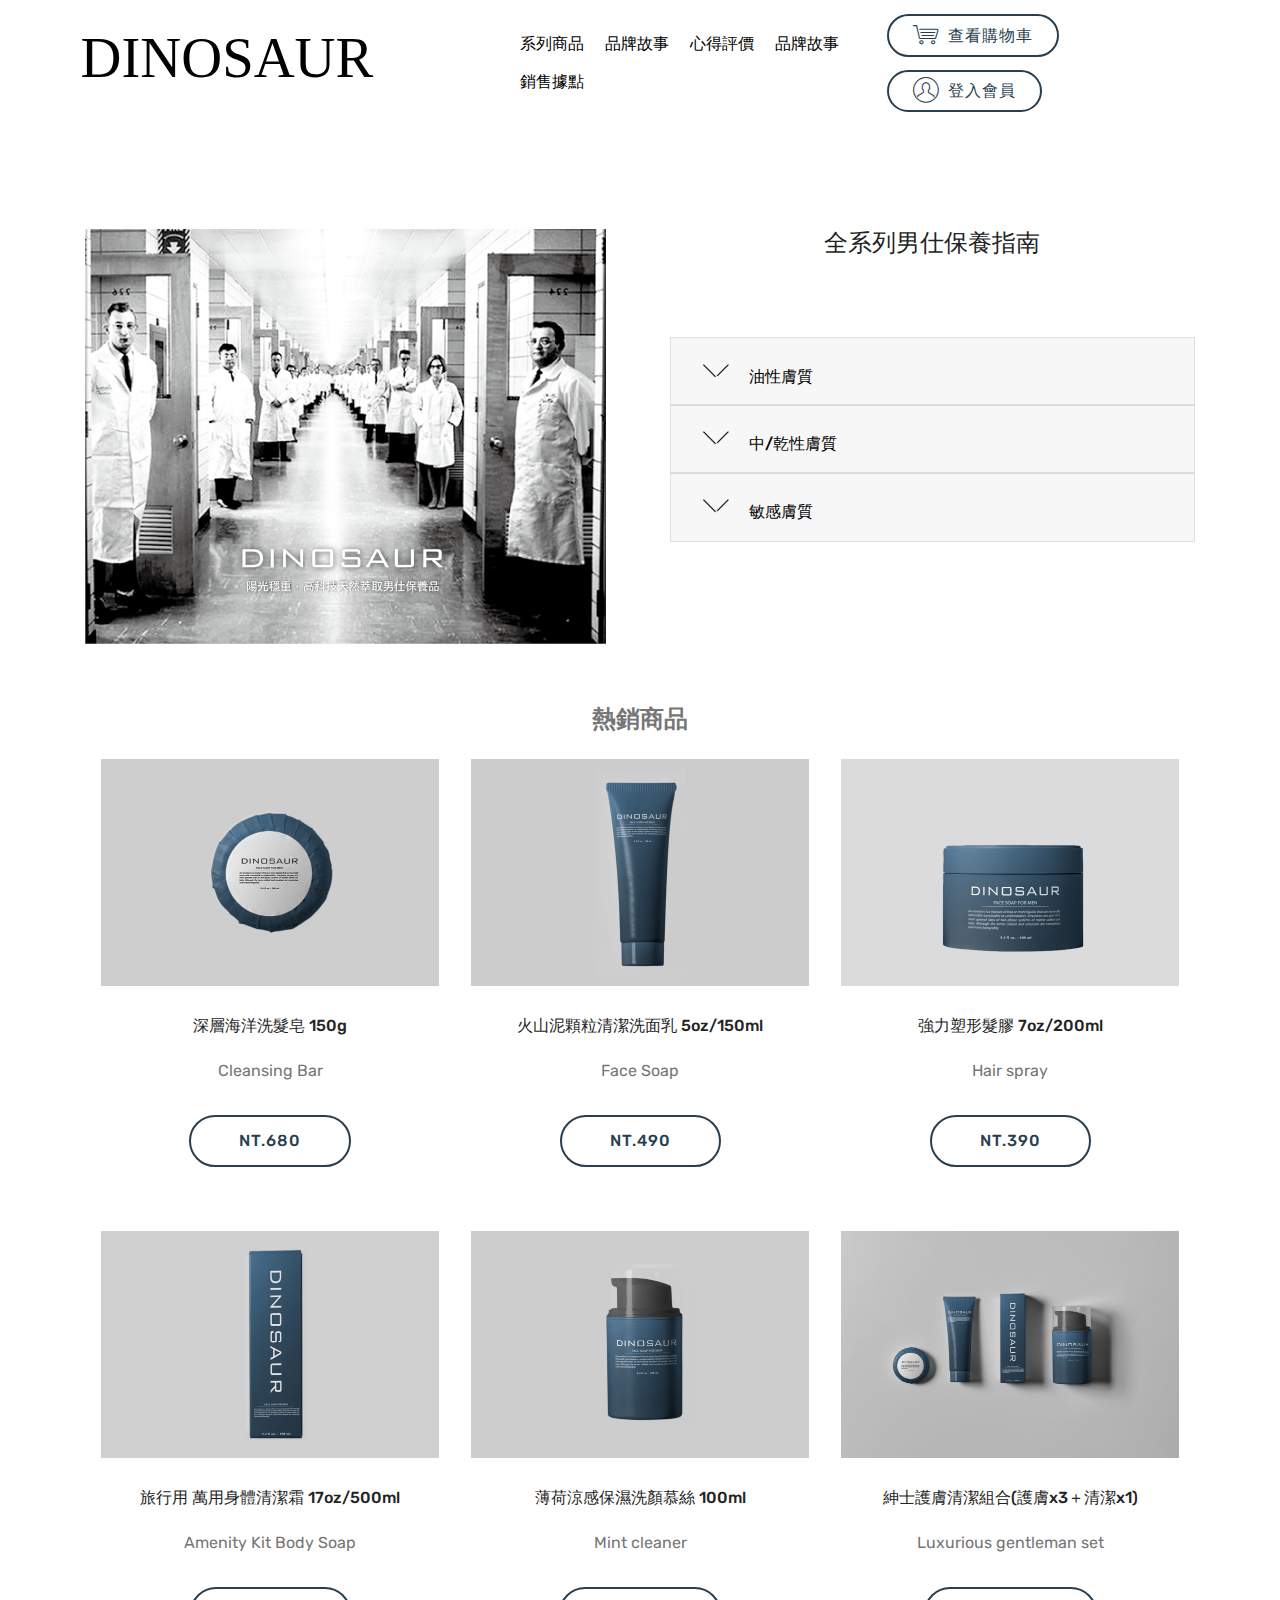
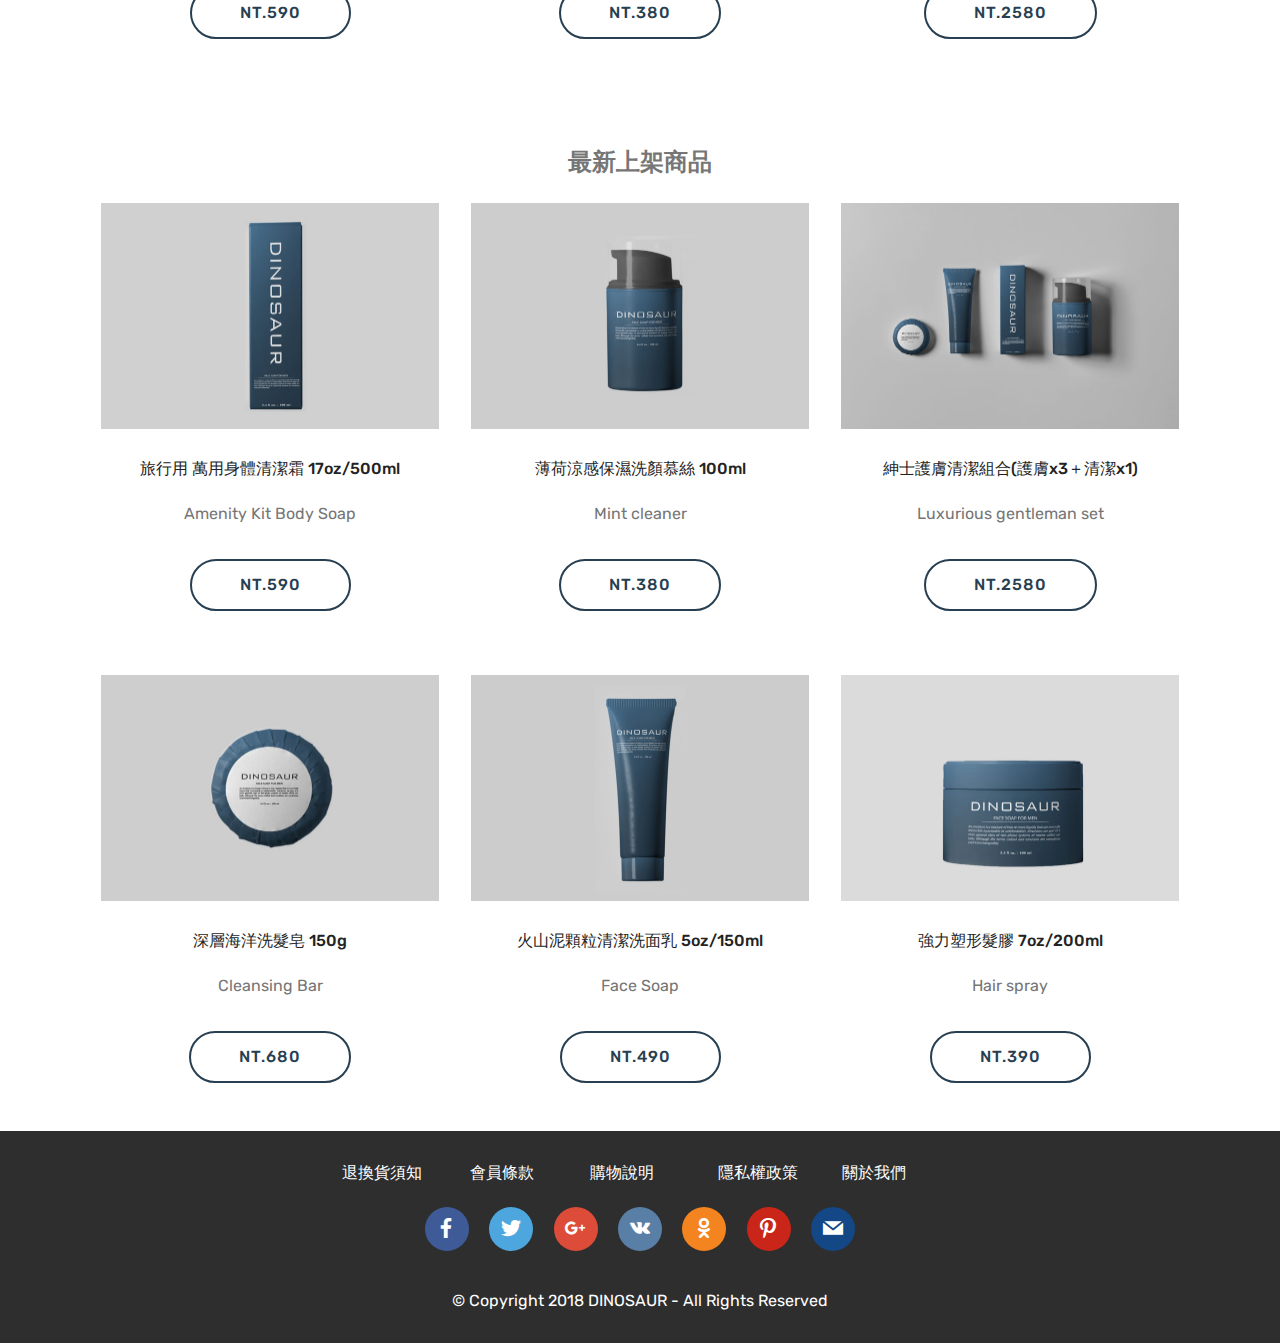
<file: page3.html>
<!DOCTYPE html>
<html >
<head>
  <!-- Site made with Mobirise Website Builder v4.7.2, https://mobirise.com -->
  <meta charset="UTF-8">
  <meta http-equiv="X-UA-Compatible" content="IE=edge">
  <meta name="generator" content="Mobirise v4.7.2, mobirise.com">
  <meta name="viewport" content="width=device-width, initial-scale=1, minimum-scale=1">
  <link rel="shortcut icon" href="assets/images/logo4.png" type="image/x-icon">
  <meta name="description" content="Site Builder Description">
  <title>商品</title>
  <link rel="stylesheet" href="assets/web/assets/mobirise-icons/mobirise-icons.css">
  <link rel="stylesheet" href="assets/tether/tether.min.css">
  <link rel="stylesheet" href="assets/bootstrap/css/bootstrap.min.css">
  <link rel="stylesheet" href="assets/bootstrap/css/bootstrap-grid.min.css">
  <link rel="stylesheet" href="assets/bootstrap/css/bootstrap-reboot.min.css">
  <link rel="stylesheet" href="assets/dropdown/css/style.css">
  <link rel="stylesheet" href="assets/socicon/css/styles.css">
  <link rel="stylesheet" href="assets/theme/css/style.css">
  <link rel="stylesheet" href="assets/mobirise/css/mbr-additional.css" type="text/css">
  
  
  
</head>
<body>
  <section class="menu cid-qSFvIweCKo" once="menu" id="menu2-36">

    

    <nav class="navbar navbar-expand beta-menu navbar-dropdown align-items-center navbar-fixed-top navbar-toggleable-sm">
        <button class="navbar-toggler navbar-toggler-right" type="button" data-toggle="collapse" data-target="#navbarSupportedContent" aria-controls="navbarSupportedContent" aria-expanded="false" aria-label="Toggle navigation">
            <div class="hamburger">
                <span></span>
                <span></span>
                <span></span>
                <span></span>
            </div>
        </button>
        <div class="menu-logo">
            <div class="navbar-brand">
                <span class="navbar-logo">
                    <a href="page2.html">
                        <img src="assets/images/logoblack-1.svg" alt="Mobirise" title="" style="height: 3.8rem;">
                    </a>
                </span>
                
            </div>
        </div>
        <div class="collapse navbar-collapse" id="navbarSupportedContent">
            <ul class="navbar-nav nav-dropdown" data-app-modern-menu="true"><li class="nav-item"><a class="nav-link link text-black display-4" href="page3.html">系列商品</a></li><li class="nav-item"><a class="nav-link link text-black display-4" href="https://mobirise.com">品牌故事</a></li><li class="nav-item"><a class="nav-link link text-black display-4" href="https://mobirise.com">心得評價</a></li>
                <li class="nav-item">
                    <a class="nav-link link text-black display-4" href="https://mobirise.com">品牌故事</a>
                </li><li class="nav-item"><a class="nav-link link text-black display-4" href="page4.html">銷售據點</a></li></ul>
            <div class="navbar-buttons mbr-section-btn"><a class="btn btn-sm btn-primary-outline display-4" href="tel:+1-234-567-8901"><span class="mbri-shopping-cart mbr-iconfont mbr-iconfont-btn"></span>查看購物車</a> <a class="btn btn-sm btn-primary-outline display-4" href="tel:+1-234-567-8901"><span class="mbri-user mbr-iconfont mbr-iconfont-btn"></span>登入會員</a></div>
        </div>
    </nav>
</section>

<section class="engine"><a href="https://mobirise.me/d">site maker</a></section><section class="mbr-section info1 cid-qTmnjL0zMw" id="info1-44">

    

    
    <div class="container">
        <div class="row justify-content-center content-row">
            <div class="media-container-column title col-12 col-lg-7 col-md-6">
                
                
            </div>
            <div class="media-container-column col-12 col-lg-3 col-md-4">
                
            </div>
        </div>
    </div>
</section>

<section class="accordion2 cid-qTmlJ2M9NV" id="accordion2-43">

    


    
    <div class="container">
        <div class="media-container-row pt-5">
            <div class="accordion-content">
                <h2 class="mbr-section-title align-center pb-3 mbr-fonts-style display-5">全系列男仕保養指南</h2>
                
                <div id="bootstrap-accordion_58" class="panel-group accordionStyles accordion pt-5 mt-3" role="tablist" aria-multiselectable="true">
                        <div class="card">
                            <div class="card-header" role="tab" id="headingOne">
                                <a role="button" class="collapsed panel-title text-black" data-toggle="collapse" data-core="" href="#collapse1_58" aria-expanded="false" aria-controls="collapse1">
                                    <h4 class="mbr-fonts-style display-7">
                                        <span class="sign mbr-iconfont mbri-arrow-down inactive"></span>&nbsp;油性膚質</h4>
                                </a>
                            </div>
                            <div id="collapse1_58" class="panel-collapse noScroll collapse" role="tabpanel" aria-labelledby="headingOne" data-parent="#bootstrap-accordion_58">
                                <div class="panel-body p-4">
                                    <p class="mbr-fonts-style panel-text display-7">油性膚質普遍有出油、粉刺、痘痘、毛孔粗大的困擾，重點在清潔，除正常洗臉，可使用泥膜、低濃度果酸（杏仁酸、水楊酸等）產品定期去角質，對毛孔淨化有一定程度的幫助，事後記得挑選不含油的水性保濕產品（化妝水、精華液等），應該就相當足夠了，有痘痘問題者，可搭配抗痘產品使用。<br><br>★★★推薦商品：深層海洋洗髮皂、火山泥顆粒洗面乳</p>
                                </div>
                            </div>
                        </div>
                
                        <div class="card">
                            <div class="card-header" role="tab" id="headingTwo">
                                <a role="button" class="collapsed panel-title text-black" data-toggle="collapse" data-core="" href="#collapse2_58" aria-expanded="false" aria-controls="collapse2">
                                    <h4 class="mbr-fonts-style mbr-fonts-style display-7">
                                        <span class="sign mbr-iconfont mbri-arrow-down inactive"></span>&nbsp;中/乾性膚質</h4>
                                </a>
                                
                            </div>
                            <div id="collapse2_58" class="panel-collapse noScroll collapse" role="tabpanel" aria-labelledby="headingTwo" data-parent="#bootstrap-accordion_58">
                                <div class="panel-body p-4">
                                    <p class="mbr-fonts-style panel-text display-7">
                                       中/乾性膚質秋冬最怕乾裂，脫皮，也最容易出現細紋，除了清潔要溫和，保濕務必要做足。保濕兩個步驟，先使用略帶稠度的化妝水或精華液進行「補水」，事後再使用帶有油度的乳液/乳霜「鎖水」，可進一步防止水分散失，有細紋的人也可以加強抗皺產品的使用，秋冬不至於皮膚乾巴巴，氣色慘兮兮。<br><br>★★★推薦商品：薄荷涼感保濕洗顏慕絲<br></p>
                                </div>
                            </div>
                        </div>
                
                        <div class="card">
                            <div class="card-header" role="tab" id="headingThree">
                                <a role="button" class="collapsed panel-title text-black" data-toggle="collapse" data-core="" href="#collapse3_58" aria-expanded="false" aria-controls="collapse3">
                                    <h4 class="mbr-fonts-style display-7">
                                        <span class="sign mbr-iconfont mbri-arrow-down inactive"></span>&nbsp;敏感膚質</h4>
                                </a>
                            </div>
                            <div id="collapse3_58" class="panel-collapse noScroll collapse" role="tabpanel" aria-labelledby="headingThree" data-parent="#bootstrap-accordion_58">
                                <div class="panel-body p-4">
                                    <p class="mbr-fonts-style panel-text display-7">保養上要盡量避開過敏原，成分越簡單越好，建議只要做好基本清潔，並使用玻尿酸原夜等單純的保濕產品即可。有症狀發生時，務必配合醫生診斷，耐心治療，多運動或藉由中藥調理，對病情也會有幫助。<br><br>★★★推薦商品：敏感肌專用清潔霜、抗敏感肌修護乳液<br></p>
                                </div>
                            </div>
                        </div>
                
                        
                
                        
                
                        
                </div>
            </div>
            <div class="mbr-figure" style="width: 105%;">
                    <img src="assets/images/lab01-1042x830.png" alt="Mobirise" title="">
            </div>
        </div>
    </div>
</section>

<section class="mbr-section content4 cid-qTmiDcBdLL" id="content4-3u">

    

    <div class="container">
        <div class="media-container-row">
            <div class="title col-12 col-md-8">
                
                <h3 class="mbr-section-subtitle align-center mbr-light mbr-fonts-style display-5"><strong>熱銷商品</strong></h3>
                
            </div>
        </div>
    </div>
</section>

<section class="features3 cid-qTmimRe2Mm" id="features3-3b">

    

    
    <div class="container">
        <div class="media-container-row">
            <div class="card p-3 col-12 col-md-6 col-lg-4">
                <div class="card-wrapper">
                    <div class="card-img">
                        <a href="page1.html"><img src="assets/images/p01-3-676x453.jpg" alt="Mobirise" title=""></a>
                    </div>
                    <div class="card-box">
                        <h4 class="card-title mbr-fonts-style display-7">深層海洋洗髮皂 150g</h4>
                        <p class="mbr-text mbr-fonts-style display-7">Cleansing Bar</p>
                    </div>
                    <div class="mbr-section-btn text-center"><a href="page1.html" class="btn btn-primary-outline display-4">NT.680</a></div>
                </div>
            </div>

            <div class="card p-3 col-12 col-md-6 col-lg-4">
                <div class="card-wrapper">
                    <div class="card-img">
                        <img src="assets/images/p02-1-676x453.jpg" alt="Mobirise" title="">
                    </div>
                    <div class="card-box">
                        <h4 class="card-title mbr-fonts-style display-7">火山泥顆粒清潔洗面乳 5oz/150ml</h4>
                        <p class="mbr-text mbr-fonts-style display-7">Face Soap</p>
                    </div>
                    <div class="mbr-section-btn text-center"><a href="https://mobirise.com" class="btn btn-primary-outline display-4">NT.490</a></div>
                </div>
            </div>

            <div class="card p-3 col-12 col-md-6 col-lg-4">
                <div class="card-wrapper">
                    <div class="card-img">
                        <img src="assets/images/p03-676x453.jpg" alt="Mobirise" title="">
                    </div>
                    <div class="card-box">
                        <h4 class="card-title mbr-fonts-style display-7">強力塑形髮膠 7oz/200ml</h4>
                        <p class="mbr-text mbr-fonts-style display-7">
                            Hair spray
                        </p>
                    </div>
                    <div class="mbr-section-btn text-center"><a href="https://mobirise.com" class="btn btn-primary-outline display-4">NT.390</a></div>
                </div>
            </div>

            
        </div>
    </div>
</section>

<section class="features3 cid-qTminmhrU4" id="features3-3c">

    

    
    <div class="container">
        <div class="media-container-row">
            <div class="card p-3 col-12 col-md-6 col-lg-4">
                <div class="card-wrapper">
                    <div class="card-img">
                        <img src="assets/images/p04-1-676x453.jpg" alt="Mobirise" title="">
                    </div>
                    <div class="card-box">
                        <h4 class="card-title mbr-fonts-style display-7">旅行用 萬用身體清潔霜 17oz/500ml<br></h4>
                        <p class="mbr-text mbr-fonts-style display-7">
                            Amenity Kit Body Soap</p>
                    </div>
                    <div class="mbr-section-btn text-center"><a href="https://mobirise.com" class="btn btn-primary-outline display-4">NT.590</a></div>
                </div>
            </div>

            <div class="card p-3 col-12 col-md-6 col-lg-4">
                <div class="card-wrapper">
                    <div class="card-img">
                        <img src="assets/images/p05-1-676x453.jpg" alt="Mobirise" title="">
                    </div>
                    <div class="card-box">
                        <h4 class="card-title mbr-fonts-style display-7">薄荷涼感保濕洗顏慕絲 100ml</h4>
                        <p class="mbr-text mbr-fonts-style display-7">Mint cleaner</p>
                    </div>
                    <div class="mbr-section-btn text-center"><a href="https://mobirise.com" class="btn btn-primary-outline display-4">NT.380<br></a></div>
                </div>
            </div>

            <div class="card p-3 col-12 col-md-6 col-lg-4">
                <div class="card-wrapper">
                    <div class="card-img">
                        <img src="assets/images/mockup-3-676x453.jpg" alt="Mobirise" title="">
                    </div>
                    <div class="card-box">
                        <h4 class="card-title mbr-fonts-style display-7">紳士護膚清潔組合(護膚x3＋清潔x1)</h4>
                        <p class="mbr-text mbr-fonts-style display-7">Luxurious&nbsp;gentleman set</p>
                    </div>
                    <div class="mbr-section-btn text-center"><a href="https://mobirise.com" class="btn btn-primary-outline display-4">
                            NT.2580<br></a></div>
                </div>
            </div>

            
        </div>
    </div>
</section>

<section class="mbr-section content4 cid-qTmiI4SOAe" id="content4-3v">

    

    <div class="container">
        <div class="media-container-row">
            <div class="title col-12 col-md-8">
                
                <h3 class="mbr-section-subtitle align-center mbr-light mbr-fonts-style display-5"><strong>最新上架商品</strong></h3>
                
            </div>
        </div>
    </div>
</section>

<section class="features3 cid-qTmiIS4B1i" id="features3-3w">

    

    
    <div class="container">
        <div class="media-container-row">
            <div class="card p-3 col-12 col-md-6 col-lg-4">
                <div class="card-wrapper">
                    <div class="card-img">
                        <img src="assets/images/p04-1-676x453.jpg" alt="Mobirise" title="">
                    </div>
                    <div class="card-box">
                        <h4 class="card-title mbr-fonts-style display-7">旅行用 萬用身體清潔霜 17oz/500ml<br></h4>
                        <p class="mbr-text mbr-fonts-style display-7">
                            Amenity Kit Body Soap</p>
                    </div>
                    <div class="mbr-section-btn text-center"><a href="https://mobirise.com" class="btn btn-primary-outline display-4">NT.590</a></div>
                </div>
            </div>

            <div class="card p-3 col-12 col-md-6 col-lg-4">
                <div class="card-wrapper">
                    <div class="card-img">
                        <img src="assets/images/p05-1-676x453.jpg" alt="Mobirise" title="">
                    </div>
                    <div class="card-box">
                        <h4 class="card-title mbr-fonts-style display-7">薄荷涼感保濕洗顏慕絲 100ml</h4>
                        <p class="mbr-text mbr-fonts-style display-7">Mint cleaner</p>
                    </div>
                    <div class="mbr-section-btn text-center"><a href="https://mobirise.com" class="btn btn-primary-outline display-4">NT.380<br></a></div>
                </div>
            </div>

            <div class="card p-3 col-12 col-md-6 col-lg-4">
                <div class="card-wrapper">
                    <div class="card-img">
                        <img src="assets/images/mockup-3-676x453.jpg" alt="Mobirise" title="">
                    </div>
                    <div class="card-box">
                        <h4 class="card-title mbr-fonts-style display-7">紳士護膚清潔組合(護膚x3＋清潔x1)</h4>
                        <p class="mbr-text mbr-fonts-style display-7">Luxurious&nbsp;gentleman set</p>
                    </div>
                    <div class="mbr-section-btn text-center"><a href="https://mobirise.com" class="btn btn-primary-outline display-4">
                            NT.2580<br></a></div>
                </div>
            </div>

            
        </div>
    </div>
</section>

<section class="features3 cid-qTmiJh8cgm" id="features3-3x">

    

    
    <div class="container">
        <div class="media-container-row">
            <div class="card p-3 col-12 col-md-6 col-lg-4">
                <div class="card-wrapper">
                    <div class="card-img">
                        <a href="page1.html"><img src="assets/images/p01-3-676x453.jpg" alt="Mobirise" title=""></a>
                    </div>
                    <div class="card-box">
                        <h4 class="card-title mbr-fonts-style display-7">深層海洋洗髮皂 150g</h4>
                        <p class="mbr-text mbr-fonts-style display-7">Cleansing Bar</p>
                    </div>
                    <div class="mbr-section-btn text-center"><a href="page1.html" class="btn btn-primary-outline display-4">NT.680</a></div>
                </div>
            </div>

            <div class="card p-3 col-12 col-md-6 col-lg-4">
                <div class="card-wrapper">
                    <div class="card-img">
                        <img src="assets/images/p02-1-676x453.jpg" alt="Mobirise" title="">
                    </div>
                    <div class="card-box">
                        <h4 class="card-title mbr-fonts-style display-7">火山泥顆粒清潔洗面乳 5oz/150ml</h4>
                        <p class="mbr-text mbr-fonts-style display-7">Face Soap</p>
                    </div>
                    <div class="mbr-section-btn text-center"><a href="https://mobirise.com" class="btn btn-primary-outline display-4">NT.490</a></div>
                </div>
            </div>

            <div class="card p-3 col-12 col-md-6 col-lg-4">
                <div class="card-wrapper">
                    <div class="card-img">
                        <img src="assets/images/p03-676x453.jpg" alt="Mobirise" title="">
                    </div>
                    <div class="card-box">
                        <h4 class="card-title mbr-fonts-style display-7">強力塑形髮膠 7oz/200ml</h4>
                        <p class="mbr-text mbr-fonts-style display-7">
                            Hair spray
                        </p>
                    </div>
                    <div class="mbr-section-btn text-center"><a href="https://mobirise.com" class="btn btn-primary-outline display-4">NT.390</a></div>
                </div>
            </div>

            
        </div>
    </div>
</section>

<section once="" class="cid-qTmiUTI6km" id="footer7-3y">

    

    

    <div class="container">
        <div class="media-container-row align-center mbr-white">
            <div class="row row-links">
                <ul class="foot-menu">
                    
                    
                    
                    
                    
                <li class="foot-menu-item mbr-fonts-style display-7">退換貨須知&nbsp;</li><li class="foot-menu-item mbr-fonts-style display-7">&nbsp; &nbsp;會員條款 &nbsp; &nbsp; &nbsp;</li><li class="foot-menu-item mbr-fonts-style display-7">購物說明 &nbsp; &nbsp; &nbsp; &nbsp; &nbsp; &nbsp; &nbsp; &nbsp;隱私權政策</li><li class="foot-menu-item mbr-fonts-style display-7">&nbsp; &nbsp;關於我們</li><li class="foot-menu-item mbr-fonts-style display-7"></li></ul>
            </div>
            
            <div class="row row-copirayt">
                <p class="mbr-text mb-0 mbr-fonts-style mbr-white align-center display-7"></p>
            </div>
        </div>
    </div>
</section>

<section class="cid-qTmiWuRQu4" id="social-buttons3-3z">
    
    

    

    <div class="container">
        <div class="media-container-row">
            <div class="col-md-8 align-center">
                
                <div>
                    <div class="mbr-social-likes">
                        <span class="btn btn-social socicon-bg-facebook facebook mx-2" title="Share link on Facebook">
                            <i class="socicon socicon-facebook"></i>
                        </span>
                        <span class="btn btn-social twitter socicon-bg-twitter mx-2" title="Share link on Twitter">
                            <i class="socicon socicon-twitter"></i>
                        </span>
                        <span class="btn btn-social plusone socicon-bg-googleplus mx-2" title="Share link on Google+">
                            <i class="socicon socicon-googleplus"></i>
                        </span>
                        <span class="btn btn-social vkontakte socicon-bg-vkontakte mx-2" title="Share link on VKontakte">
                            <i class="socicon socicon-vkontakte"></i>
                        </span>
                        <span class="btn btn-social odnoklassniki socicon-bg-odnoklassniki mx-2" title="Share link on Odnoklassniki">
                            <i class="socicon socicon-odnoklassniki"></i>
                        </span>
                        <span class="btn btn-social pinterest socicon-bg-pinterest mx-2" title="Share link on Pinterest">
                            <i class="socicon socicon-pinterest"></i>
                        </span>
                        <span class="btn btn-social mailru socicon-bg-mail mx-2" title="Share link on Mailru">
                            <i class="socicon socicon-mail"></i>
                        </span>
                    </div>
                </div>
            </div>
        </div>
    </div>
</section>

<section once="" class="cid-qTmj3atFVP" id="footer6-40">

    

    

    <div class="container">
        <div class="media-container-row align-center mbr-white">
            <div class="col-12">
                <p class="mbr-text mb-0 mbr-fonts-style display-7">
                    © Copyright 2018 DINOSAUR - All Rights Reserved
                </p>
            </div>
        </div>
    </div>
</section>


  <script src="assets/web/assets/jquery/jquery.min.js"></script>
  <script src="assets/popper/popper.min.js"></script>
  <script src="assets/tether/tether.min.js"></script>
  <script src="assets/bootstrap/js/bootstrap.min.js"></script>
  <script src="assets/smoothscroll/smooth-scroll.js"></script>
  <script src="assets/dropdown/js/script.min.js"></script>
  <script src="assets/touchswipe/jquery.touch-swipe.min.js"></script>
  <script src="assets/sociallikes/social-likes.js"></script>
  <script src="assets/mbr-switch-arrow/mbr-switch-arrow.js"></script>
  <script src="assets/theme/js/script.js"></script>
  
  
</body>
</html>
</file>
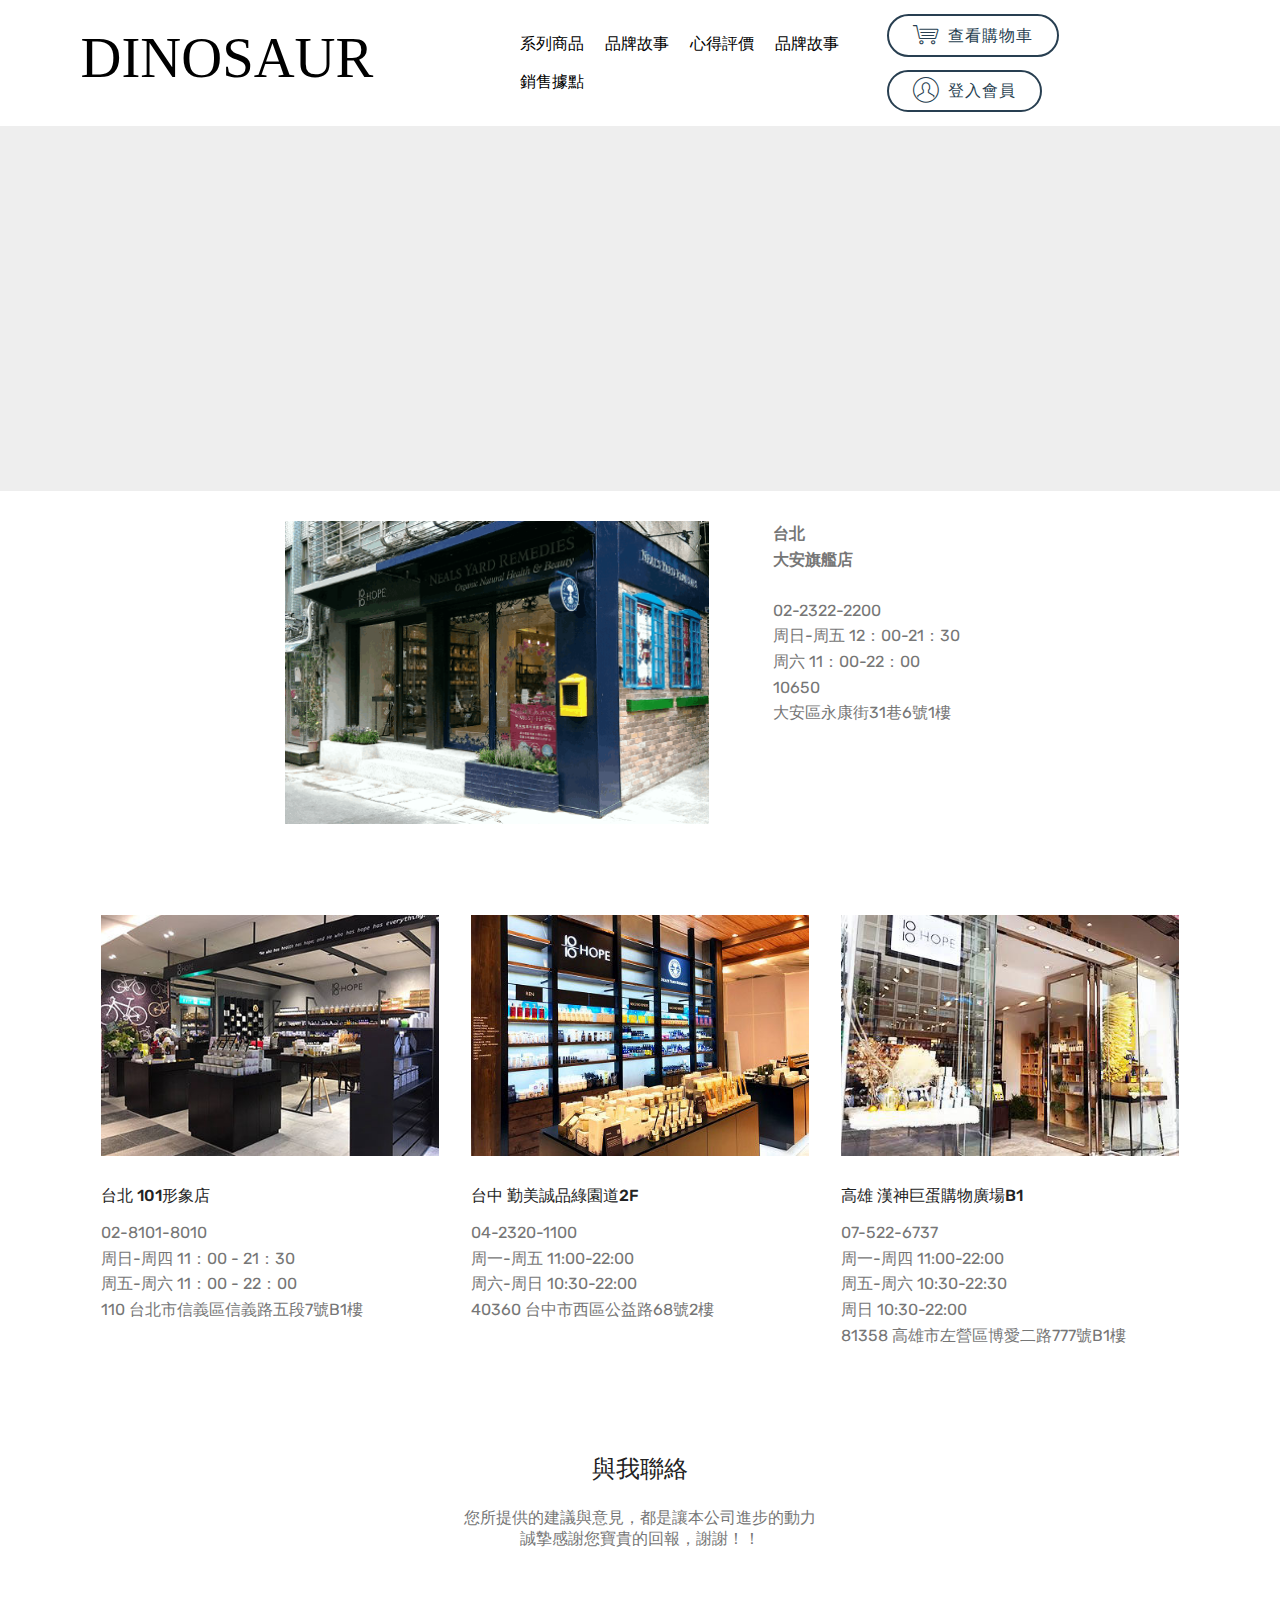
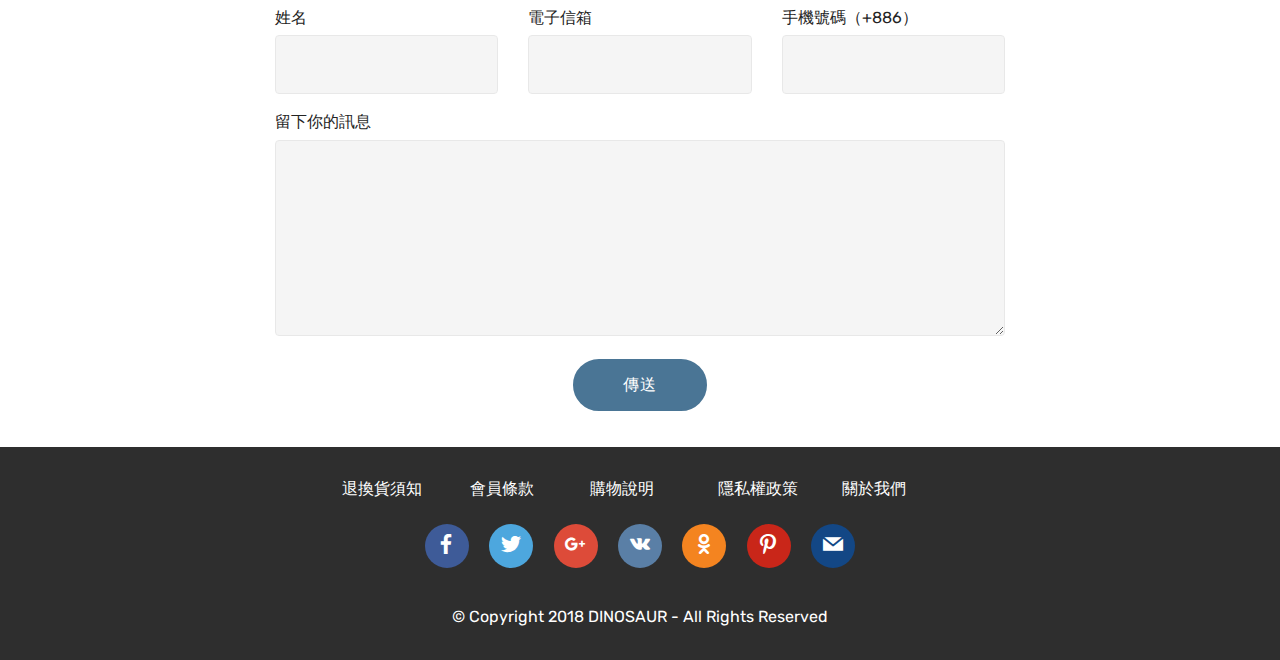
<file: page4.html>
<!DOCTYPE html>
<html >
<head>
  <!-- Site made with Mobirise Website Builder v4.7.2, https://mobirise.com -->
  <meta charset="UTF-8">
  <meta http-equiv="X-UA-Compatible" content="IE=edge">
  <meta name="generator" content="Mobirise v4.7.2, mobirise.com">
  <meta name="viewport" content="width=device-width, initial-scale=1, minimum-scale=1">
  <link rel="shortcut icon" href="assets/images/logo4.png" type="image/x-icon">
  <meta name="description" content="Web Site Generator Description">
  <title>銷售據點</title>
  <link rel="stylesheet" href="assets/web/assets/mobirise-icons/mobirise-icons.css">
  <link rel="stylesheet" href="assets/tether/tether.min.css">
  <link rel="stylesheet" href="assets/bootstrap/css/bootstrap.min.css">
  <link rel="stylesheet" href="assets/bootstrap/css/bootstrap-grid.min.css">
  <link rel="stylesheet" href="assets/bootstrap/css/bootstrap-reboot.min.css">
  <link rel="stylesheet" href="assets/dropdown/css/style.css">
  <link rel="stylesheet" href="assets/socicon/css/styles.css">
  <link rel="stylesheet" href="assets/theme/css/style.css">
  <link rel="stylesheet" href="assets/mobirise/css/mbr-additional.css" type="text/css">
  
  
  
</head>
<body>
  <section class="menu cid-qTmpMoB97M" once="menu" id="menu2-4f">

    

    <nav class="navbar navbar-expand beta-menu navbar-dropdown align-items-center navbar-fixed-top navbar-toggleable-sm">
        <button class="navbar-toggler navbar-toggler-right" type="button" data-toggle="collapse" data-target="#navbarSupportedContent" aria-controls="navbarSupportedContent" aria-expanded="false" aria-label="Toggle navigation">
            <div class="hamburger">
                <span></span>
                <span></span>
                <span></span>
                <span></span>
            </div>
        </button>
        <div class="menu-logo">
            <div class="navbar-brand">
                <span class="navbar-logo">
                    <a href="page2.html">
                        <img src="assets/images/logoblack-1.svg" alt="Mobirise" title="" style="height: 3.8rem;">
                    </a>
                </span>
                
            </div>
        </div>
        <div class="collapse navbar-collapse" id="navbarSupportedContent">
            <ul class="navbar-nav nav-dropdown" data-app-modern-menu="true"><li class="nav-item"><a class="nav-link link text-black display-4" href="page3.html">系列商品</a></li><li class="nav-item"><a class="nav-link link text-black display-4" href="https://mobirise.com">品牌故事</a></li><li class="nav-item"><a class="nav-link link text-black display-4" href="https://mobirise.com">心得評價</a></li>
                <li class="nav-item">
                    <a class="nav-link link text-black display-4" href="https://mobirise.com">品牌故事</a>
                </li><li class="nav-item"><a class="nav-link link text-black display-4" href="page4.html">銷售據點</a></li></ul>
            <div class="navbar-buttons mbr-section-btn"><a class="btn btn-sm btn-primary-outline display-4" href="tel:+1-234-567-8901"><span class="mbri-shopping-cart mbr-iconfont mbr-iconfont-btn"></span>查看購物車</a> <a class="btn btn-sm btn-primary-outline display-4" href="tel:+1-234-567-8901"><span class="mbri-user mbr-iconfont mbr-iconfont-btn"></span>登入會員</a></div>
        </div>
    </nav>
</section>

<section class="engine"><a href="https://mobirise.me/d">free site maker</a></section><section class="mbr-section article content1 cid-qTmpQknzGA" id="content1-4g">
    
     

    <div class="container">
        <div class="media-container-row">
            <div class="mbr-text col-12 col-md-8 mbr-fonts-style display-7"></div>
        </div>
    </div>
</section>

<section class="map1 cid-qTmpvMlHlt" id="map1-4b">

     

    <div class="google-map"><iframe frameborder="0" style="border:0" src="https://www.google.com/maps/embed/v1/place?key=AIzaSyA0Dx_boXQiwvdz8sJHoYeZNVTdoWONYkU&amp;q=place_id:ChIJXciYt4OpQjQRy4SxsqUKtwg" allowfullscreen=""></iframe></div>
</section>

<section class="mbr-section content6 cid-qTmqXExj8z" id="content6-4i">
    
     
    
    <div class="container">
        <div class="media-container-row">
            <div class="col-12 col-md-8">
                <div class="media-container-row">
                    <div class="mbr-figure" style="width: 200%;">
                      <img src="assets/images/map01-420x300.png" alt="Mobirise" title="">  
                    </div>
                    <div class="media-content">
                        <div class="mbr-section-text">
                            <p class="mbr-text mb-0 mbr-fonts-style display-7">
                               <strong>台北</strong><br><strong>大安旗艦店</strong><br><br>02-2322-2200<strong><br></strong> 周日-周五 12：00-21：30<br>周六 11：00-22：00<br>10650 <br>大安區永康街31巷6號1樓</p>
                        </div>
                    </div>
                </div>
            </div>
        </div>
    </div>
</section>

<section class="features2 cid-qTmsTbrT9m" id="features2-4j">

    

    
    
    <div class="container">
        <div class="media-container-row">
            <div class="card p-3 col-12 col-md-6 col-lg-4">
                <div class="card-wrapper">
                    <div class="card-img">
                        <img src="assets/images/map02-420x300.jpg" alt="Mobirise" title="">
                    </div>
                    <div class="card-box">
                        <h4 class="card-title pb-3 mbr-fonts-style display-7">台北 101形象店</h4>
                        <p class="mbr-text mbr-fonts-style display-7">02-8101-8010<br>周日-周四 11：00 - 21：30<br>周五-周六 11：00 - 22：00<br>110 台北市信義區信義路五段7號B1樓</p>
                    </div>
                </div>
            </div>

            <div class="card p-3 col-12 col-md-6 col-lg-4">
                <div class="card-wrapper">
                    <div class="card-img">
                        <img src="assets/images/map03-420x300.jpg" alt="Mobirise" title="">
                    </div>
                    <div class="card-box ">
                        <h4 class="card-title pb-3 mbr-fonts-style display-7">台中 勤美誠品綠園道2F
                        </h4>
                        <p class="mbr-text mbr-fonts-style display-7">04-2320-1100<br>周一-周五 11:00-22:00<br>周六-周日 10:30-22:00<br>40360 台中市西區公益路68號2樓</p>
                    </div>
                </div>
            </div>

            <div class="card p-3 col-12 col-md-6 col-lg-4">
                <div class="card-wrapper">
                    <div class="card-img">
                        <img src="assets/images/map04-420x300.jpg" alt="Mobirise" title="">
                    </div>
                    <div class="card-box">
                        <h4 class="card-title pb-3 mbr-fonts-style display-7">高雄 漢神巨蛋購物廣場B1
                        </h4>
                        <p class="mbr-text mbr-fonts-style display-7">07-522-6737<br>周一-周四 11:00-22:00<br>周五-周六 10:30-22:30<br>周日 10:30-22:00<br>81358 高雄市左營區博愛二路777號B1樓</p>
                    </div>
                </div>
            </div>

            
        </div>
    </div>
</section>

<section class="mbr-section form1 cid-qTmpxOUZ04" id="form1-4c">

    

    
    <div class="container">
        <div class="row justify-content-center">
            <div class="title col-12 col-lg-8">
                <h2 class="mbr-section-title align-center pb-3 mbr-fonts-style display-5">
                    與我聯絡</h2>
                <h3 class="mbr-section-subtitle align-center mbr-light pb-3 mbr-fonts-style display-4">您所提供的建議與意見，都是讓本公司進步的動力<div><span style="font-size: 1rem;">誠摯感謝您寶貴的回報，謝謝！！</span></div></h3>
            </div>
        </div>
    </div>
    <div class="container">
        <div class="row justify-content-center">
            <div class="media-container-column col-lg-8" data-form-type="formoid">
                    <div data-form-alert="" hidden="">
                        Thanks for filling out the form!
                    </div>
            
                    <form class="mbr-form" action="https://mobirise.com/" method="post" data-form-title="Mobirise Form"><input type="hidden" name="email" data-form-email="true" value="dRwSWhubY9rT4W5RD3p0mjtJZpAmb5KMkNHe7PTdciBfi9ESIUVNgFdXzyVLOxVgXiJpBTE3lSkWPTskuiwcQqLmzJzh/o5/q30i6rXLZ0Nqh9u9Uwq8n2I2YCVo6oTL" data-form-field="Email">
                        <div class="row row-sm-offset">
                            <div class="col-md-4 multi-horizontal" data-for="name">
                                <div class="form-group">
                                    <label class="form-control-label mbr-fonts-style display-7" for="name-form1-4c">姓名</label>
                                    <input type="text" class="form-control" name="name" data-form-field="Name" required="" id="name-form1-4c">
                                </div>
                            </div>
                            <div class="col-md-4 multi-horizontal" data-for="email">
                                <div class="form-group">
                                    <label class="form-control-label mbr-fonts-style display-7" for="email-form1-4c">電子信箱</label>
                                    <input type="email" class="form-control" name="email" data-form-field="Email" required="" id="email-form1-4c">
                                </div>
                            </div>
                            <div class="col-md-4 multi-horizontal" data-for="phone">
                                <div class="form-group">
                                    <label class="form-control-label mbr-fonts-style display-7" for="phone-form1-4c">手機號碼（+886）</label>
                                    <input type="tel" class="form-control" name="phone" data-form-field="Phone" id="phone-form1-4c">
                                </div>
                            </div>
                        </div>
                        <div class="form-group" data-for="message">
                            <label class="form-control-label mbr-fonts-style display-7" for="message-form1-4c">留下你的訊息</label>
                            <textarea type="text" class="form-control" name="message" rows="7" data-form-field="Message" id="message-form1-4c"></textarea>
                        </div>
            
                        <span class="input-group-btn"><button href="" type="submit" class="btn btn-primary btn-form display-4">傳送</button></span>
                    </form>
            </div>
        </div>
    </div>
</section>

<section once="" class="cid-qSWLH8EyVk" id="footer7-48">

    

    

    <div class="container">
        <div class="media-container-row align-center mbr-white">
            <div class="row row-links">
                <ul class="foot-menu">
                    
                    
                    
                    
                    
                <li class="foot-menu-item mbr-fonts-style display-7">退換貨須知&nbsp;</li><li class="foot-menu-item mbr-fonts-style display-7">&nbsp; &nbsp;會員條款 &nbsp; &nbsp; &nbsp;</li><li class="foot-menu-item mbr-fonts-style display-7">購物說明 &nbsp; &nbsp; &nbsp; &nbsp; &nbsp; &nbsp; &nbsp; &nbsp;隱私權政策</li><li class="foot-menu-item mbr-fonts-style display-7">&nbsp; &nbsp;關於我們</li><li class="foot-menu-item mbr-fonts-style display-7"></li></ul>
            </div>
            
            <div class="row row-copirayt">
                <p class="mbr-text mb-0 mbr-fonts-style mbr-white align-center display-7"></p>
            </div>
        </div>
    </div>
</section>

<section class="cid-qTmpg23Fib" id="social-buttons3-4a">
    
    

    

    <div class="container">
        <div class="media-container-row">
            <div class="col-md-8 align-center">
                
                <div>
                    <div class="mbr-social-likes">
                        <span class="btn btn-social socicon-bg-facebook facebook mx-2" title="Share link on Facebook">
                            <i class="socicon socicon-facebook"></i>
                        </span>
                        <span class="btn btn-social twitter socicon-bg-twitter mx-2" title="Share link on Twitter">
                            <i class="socicon socicon-twitter"></i>
                        </span>
                        <span class="btn btn-social plusone socicon-bg-googleplus mx-2" title="Share link on Google+">
                            <i class="socicon socicon-googleplus"></i>
                        </span>
                        <span class="btn btn-social vkontakte socicon-bg-vkontakte mx-2" title="Share link on VKontakte">
                            <i class="socicon socicon-vkontakte"></i>
                        </span>
                        <span class="btn btn-social odnoklassniki socicon-bg-odnoklassniki mx-2" title="Share link on Odnoklassniki">
                            <i class="socicon socicon-odnoklassniki"></i>
                        </span>
                        <span class="btn btn-social pinterest socicon-bg-pinterest mx-2" title="Share link on Pinterest">
                            <i class="socicon socicon-pinterest"></i>
                        </span>
                        <span class="btn btn-social mailru socicon-bg-mail mx-2" title="Share link on Mailru">
                            <i class="socicon socicon-mail"></i>
                        </span>
                    </div>
                </div>
            </div>
        </div>
    </div>
</section>

<section once="" class="cid-qSWLz4X5VL" id="footer6-49">

    

    

    <div class="container">
        <div class="media-container-row align-center mbr-white">
            <div class="col-12">
                <p class="mbr-text mb-0 mbr-fonts-style display-7">
                    © Copyright 2018 DINOSAUR - All Rights Reserved
                </p>
            </div>
        </div>
    </div>
</section>


  <script src="assets/web/assets/jquery/jquery.min.js"></script>
  <script src="assets/popper/popper.min.js"></script>
  <script src="assets/tether/tether.min.js"></script>
  <script src="assets/bootstrap/js/bootstrap.min.js"></script>
  <script src="assets/smoothscroll/smooth-scroll.js"></script>
  <script src="assets/dropdown/js/script.min.js"></script>
  <script src="assets/touchswipe/jquery.touch-swipe.min.js"></script>
  <script src="assets/sociallikes/social-likes.js"></script>
  <script src="assets/theme/js/script.js"></script>
  <script src="assets/formoid/formoid.min.js"></script>
  
  
</body>
</html>
</file>
<file: assets/web/assets/mobirise-icons/mobirise-icons.css>
@font-face {
  font-family: 'MobiriseIcons';
  src:  url('mobirise-icons.eot?spat4u');
  src:  url('mobirise-icons.eot?spat4u#iefix') format('embedded-opentype'),
    url('mobirise-icons.ttf?spat4u') format('truetype'),
    url('mobirise-icons.woff?spat4u') format('woff'),
    url('mobirise-icons.svg?spat4u#MobiriseIcons') format('svg');
  font-weight: normal;
  font-style: normal;
}

[class^="mbri-"], [class*=" mbri-"] {
  /* use !important to prevent issues with browser extensions that change fonts */
  font-family: MobiriseIcons !important;
  speak: none;
  font-style: normal;
  font-weight: normal;
  font-variant: normal;
  text-transform: none;
  line-height: 1;

  /* Better Font Rendering =========== */
  -webkit-font-smoothing: antialiased;
  -moz-osx-font-smoothing: grayscale;
}

.mbri-add-submenu:before {
  content: "\e900";
}
.mbri-alert:before {
  content: "\e901";
}
.mbri-align-center:before {
  content: "\e902";
}
.mbri-align-justify:before {
  content: "\e903";
}
.mbri-align-left:before {
  content: "\e904";
}
.mbri-align-right:before {
  content: "\e905";
}
.mbri-android:before {
  content: "\e906";
}
.mbri-apple:before {
  content: "\e907";
}
.mbri-arrow-down:before {
  content: "\e908";
}
.mbri-arrow-next:before {
  content: "\e909";
}
.mbri-arrow-prev:before {
  content: "\e90a";
}
.mbri-arrow-up:before {
  content: "\e90b";
}
.mbri-bold:before {
  content: "\e90c";
}
.mbri-bookmark:before {
  content: "\e90d";
}
.mbri-bootstrap:before {
  content: "\e90e";
}
.mbri-briefcase:before {
  content: "\e90f";
}
.mbri-browse:before {
  content: "\e910";
}
.mbri-bulleted-list:before {
  content: "\e911";
}
.mbri-calendar:before {
  content: "\e912";
}
.mbri-camera:before {
  content: "\e913";
}
.mbri-cart-add:before {
  content: "\e914";
}
.mbri-cart-full:before {
  content: "\e915";
}
.mbri-cash:before {
  content: "\e916";
}
.mbri-change-style:before {
  content: "\e917";
}
.mbri-chat:before {
  content: "\e918";
}
.mbri-clock:before {
  content: "\e919";
}
.mbri-close:before {
  content: "\e91a";
}
.mbri-cloud:before {
  content: "\e91b";
}
.mbri-code:before {
  content: "\e91c";
}
.mbri-contact-form:before {
  content: "\e91d";
}
.mbri-credit-card:before {
  content: "\e91e";
}
.mbri-cursor-click:before {
  content: "\e91f";
}
.mbri-cust-feedback:before {
  content: "\e920";
}
.mbri-database:before {
  content: "\e921";
}
.mbri-delivery:before {
  content: "\e922";
}
.mbri-desktop:before {
  content: "\e923";
}
.mbri-devices:before {
  content: "\e924";
}
.mbri-down:before {
  content: "\e925";
}
.mbri-download:before {
  content: "\e989";
}
.mbri-drag-n-drop:before {
  content: "\e927";
}
.mbri-drag-n-drop2:before {
  content: "\e928";
}
.mbri-edit:before {
  content: "\e929";
}
.mbri-edit2:before {
  content: "\e92a";
}
.mbri-error:before {
  content: "\e92b";
}
.mbri-extension:before {
  content: "\e92c";
}
.mbri-features:before {
  content: "\e92d";
}
.mbri-file:before {
  content: "\e92e";
}
.mbri-flag:before {
  content: "\e92f";
}
.mbri-folder:before {
  content: "\e930";
}
.mbri-gift:before {
  content: "\e931";
}
.mbri-github:before {
  content: "\e932";
}
.mbri-globe:before {
  content: "\e933";
}
.mbri-globe-2:before {
  content: "\e934";
}
.mbri-growing-chart:before {
  content: "\e935";
}
.mbri-hearth:before {
  content: "\e936";
}
.mbri-help:before {
  content: "\e937";
}
.mbri-home:before {
  content: "\e938";
}
.mbri-hot-cup:before {
  content: "\e939";
}
.mbri-idea:before {
  content: "\e93a";
}
.mbri-image-gallery:before {
  content: "\e93b";
}
.mbri-image-slider:before {
  content: "\e93c";
}
.mbri-info:before {
  content: "\e93d";
}
.mbri-italic:before {
  content: "\e93e";
}
.mbri-key:before {
  content: "\e93f";
}
.mbri-laptop:before {
  content: "\e940";
}
.mbri-layers:before {
  content: "\e941";
}
.mbri-left-right:before {
  content: "\e942";
}
.mbri-left:before {
  content: "\e943";
}
.mbri-letter:before {
  content: "\e944";
}
.mbri-like:before {
  content: "\e945";
}
.mbri-link:before {
  content: "\e946";
}
.mbri-lock:before {
  content: "\e947";
}
.mbri-login:before {
  content: "\e948";
}
.mbri-logout:before {
  content: "\e949";
}
.mbri-magic-stick:before {
  content: "\e94a";
}
.mbri-map-pin:before {
  content: "\e94b";
}
.mbri-menu:before {
  content: "\e94c";
}
.mbri-mobile:before {
  content: "\e94d";
}
.mbri-mobile2:before {
  content: "\e94e";
}
.mbri-mobirise:before {
  content: "\e94f";
}
.mbri-more-horizontal:before {
  content: "\e950";
}
.mbri-more-vertical:before {
  content: "\e951";
}
.mbri-music:before {
  content: "\e952";
}
.mbri-new-file:before {
  content: "\e953";
}
.mbri-numbered-list:before {
  content: "\e954";
}
.mbri-opened-folder:before {
  content: "\e955";
}
.mbri-pages:before {
  content: "\e956";
}
.mbri-paper-plane:before {
  content: "\e957";
}
.mbri-paperclip:before {
  content: "\e958";
}
.mbri-photo:before {
  content: "\e959";
}
.mbri-photos:before {
  content: "\e95a";
}
.mbri-pin:before {
  content: "\e95b";
}
.mbri-play:before {
  content: "\e95c";
}
.mbri-plus:before {
  content: "\e95d";
}
.mbri-preview:before {
  content: "\e95e";
}
.mbri-print:before {
  content: "\e95f";
}
.mbri-protect:before {
  content: "\e960";
}
.mbri-question:before {
  content: "\e961";
}
.mbri-quote-left:before {
  content: "\e962";
}
.mbri-quote-right:before {
  content: "\e963";
}
.mbri-refresh:before {
  content: "\e964";
}
.mbri-responsive:before {
  content: "\e965";
}
.mbri-right:before {
  content: "\e966";
}
.mbri-rocket:before {
  content: "\e967";
}
.mbri-sad-face:before {
  content: "\e968";
}
.mbri-sale:before {
  content: "\e969";
}
.mbri-save:before {
  content: "\e96a";
}
.mbri-search:before {
  content: "\e96b";
}
.mbri-setting:before {
  content: "\e96c";
}
.mbri-setting2:before {
  content: "\e96d";
}
.mbri-setting3:before {
  content: "\e96e";
}
.mbri-share:before {
  content: "\e96f";
}
.mbri-shopping-bag:before {
  content: "\e970";
}
.mbri-shopping-basket:before {
  content: "\e971";
}
.mbri-shopping-cart:before {
  content: "\e972";
}
.mbri-sites:before {
  content: "\e973";
}
.mbri-smile-face:before {
  content: "\e974";
}
.mbri-speed:before {
  content: "\e975";
}
.mbri-star:before {
  content: "\e976";
}
.mbri-success:before {
  content: "\e977";
}
.mbri-sun:before {
  content: "\e978";
}
.mbri-sun2:before {
  content: "\e979";
}
.mbri-tablet:before {
  content: "\e97a";
}
.mbri-tablet-vertical:before {
  content: "\e97b";
}
.mbri-target:before {
  content: "\e97c";
}
.mbri-timer:before {
  content: "\e97d";
}
.mbri-to-ftp:before {
  content: "\e97e";
}
.mbri-to-local-drive:before {
  content: "\e97f";
}
.mbri-touch-swipe:before {
  content: "\e980";
}
.mbri-touch:before {
  content: "\e981";
}
.mbri-trash:before {
  content: "\e982";
}
.mbri-underline:before {
  content: "\e983";
}
.mbri-unlink:before {
  content: "\e984";
}
.mbri-unlock:before {
  content: "\e985";
}
.mbri-up-down:before {
  content: "\e986";
}
.mbri-up:before {
  content: "\e987";
}
.mbri-update:before {
  content: "\e988";
}
.mbri-upload:before {
 content: "\e926"; 
}
.mbri-user:before {
  content: "\e98a";
}
.mbri-user2:before {
  content: "\e98b";
}
.mbri-users:before {
  content: "\e98c";
}
.mbri-video:before {
  content: "\e98d";
}
.mbri-video-play:before {
  content: "\e98e";
}
.mbri-watch:before {
  content: "\e98f";
}
.mbri-website-theme:before {
  content: "\e990";
}
.mbri-wifi:before {
  content: "\e991";
}
.mbri-windows:before {
  content: "\e992";
}
.mbri-zoom-out:before {
  content: "\e993";
}
.mbri-redo:before {
  content: "\e994";
}
.mbri-undo:before {
  content: "\e995";
}
</file>
<file: assets/socicon/css/styles.css>
@charset "UTF-8";

@font-face {
  font-family: "socicon";
  src:url("../fonts/socicon.eot");
  src:url("../fonts/socicon.eot?#iefix") format("embedded-opentype"),
    url("../fonts/socicon.woff") format("woff"),
    url("../fonts/socicon.ttf") format("truetype"),
    url("../fonts/socicon.svg#socicon") format("svg");
  font-weight: normal;
  font-style: normal;

}

[data-icon]:before {
  font-family: "socicon" !important;
  content: attr(data-icon);
  font-style: normal !important;
  font-weight: normal !important;
  font-variant: normal !important;
  text-transform: none !important;
  speak: none;
  line-height: 1;
  -webkit-font-smoothing: antialiased;
  -moz-osx-font-smoothing: grayscale;
}

[class^="socicon-"]:before,
[class*=" socicon-"]:before {
  font-family: "socicon" !important;
  font-style: normal !important;
  font-weight: normal !important;
  font-variant: normal !important;
  text-transform: none !important;
  speak: none;
  line-height: 1;
  -webkit-font-smoothing: antialiased;
  -moz-osx-font-smoothing: grayscale;
}

.socicon-modelmayhem:before {
  content: "\e000";
}
.socicon-mixcloud:before {
  content: "\e001";
}
.socicon-drupal:before {
  content: "\e002";
}
.socicon-swarm:before {
  content: "\e003";
}
.socicon-istock:before {
  content: "\e004";
}
.socicon-yammer:before {
  content: "\e005";
}
.socicon-ello:before {
  content: "\e006";
}
.socicon-stackoverflow:before {
  content: "\e007";
}
.socicon-persona:before {
  content: "\e008";
}
.socicon-triplej:before {
  content: "\e009";
}
.socicon-houzz:before {
  content: "\e00a";
}
.socicon-rss:before {
  content: "\e00b";
}
.socicon-paypal:before {
  content: "\e00c";
}
.socicon-odnoklassniki:before {
  content: "\e00d";
}
.socicon-airbnb:before {
  content: "\e00e";
}
.socicon-periscope:before {
  content: "\e00f";
}
.socicon-outlook:before {
  content: "\e010";
}
.socicon-coderwall:before {
  content: "\e011";
}
.socicon-tripadvisor:before {
  content: "\e012";
}
.socicon-appnet:before {
  content: "\e013";
}
.socicon-goodreads:before {
  content: "\e014";
}
.socicon-tripit:before {
  content: "\e015";
}
.socicon-lanyrd:before {
  content: "\e016";
}
.socicon-slideshare:before {
  content: "\e017";
}
.socicon-buffer:before {
  content: "\e018";
}
.socicon-disqus:before {
  content: "\e019";
}
.socicon-vkontakte:before {
  content: "\e01a";
}
.socicon-whatsapp:before {
  content: "\e01b";
}
.socicon-patreon:before {
  content: "\e01c";
}
.socicon-storehouse:before {
  content: "\e01d";
}
.socicon-pocket:before {
  content: "\e01e";
}
.socicon-mail:before {
  content: "\e01f";
}
.socicon-blogger:before {
  content: "\e020";
}
.socicon-technorati:before {
  content: "\e021";
}
.socicon-reddit:before {
  content: "\e022";
}
.socicon-dribbble:before {
  content: "\e023";
}
.socicon-stumbleupon:before {
  content: "\e024";
}
.socicon-digg:before {
  content: "\e025";
}
.socicon-envato:before {
  content: "\e026";
}
.socicon-behance:before {
  content: "\e027";
}
.socicon-delicious:before {
  content: "\e028";
}
.socicon-deviantart:before {
  content: "\e029";
}
.socicon-forrst:before {
  content: "\e02a";
}
.socicon-play:before {
  content: "\e02b";
}
.socicon-zerply:before {
  content: "\e02c";
}
.socicon-wikipedia:before {
  content: "\e02d";
}
.socicon-apple:before {
  content: "\e02e";
}
.socicon-flattr:before {
  content: "\e02f";
}
.socicon-github:before {
  content: "\e030";
}
.socicon-renren:before {
  content: "\e031";
}
.socicon-friendfeed:before {
  content: "\e032";
}
.socicon-newsvine:before {
  content: "\e033";
}
.socicon-identica:before {
  content: "\e034";
}
.socicon-bebo:before {
  content: "\e035";
}
.socicon-zynga:before {
  content: "\e036";
}
.socicon-steam:before {
  content: "\e037";
}
.socicon-xbox:before {
  content: "\e038";
}
.socicon-windows:before {
  content: "\e039";
}
.socicon-qq:before {
  content: "\e03a";
}
.socicon-douban:before {
  content: "\e03b";
}
.socicon-meetup:before {
  content: "\e03c";
}
.socicon-playstation:before {
  content: "\e03d";
}
.socicon-android:before {
  content: "\e03e";
}
.socicon-snapchat:before {
  content: "\e03f";
}
.socicon-twitter:before {
  content: "\e040";
}
.socicon-facebook:before {
  content: "\e041";
}
.socicon-googleplus:before {
  content: "\e042";
}
.socicon-pinterest:before {
  content: "\e043";
}
.socicon-foursquare:before {
  content: "\e044";
}
.socicon-yahoo:before {
  content: "\e045";
}
.socicon-skype:before {
  content: "\e046";
}
.socicon-yelp:before {
  content: "\e047";
}
.socicon-feedburner:before {
  content: "\e048";
}
.socicon-linkedin:before {
  content: "\e049";
}
.socicon-viadeo:before {
  content: "\e04a";
}
.socicon-xing:before {
  content: "\e04b";
}
.socicon-myspace:before {
  content: "\e04c";
}
.socicon-soundcloud:before {
  content: "\e04d";
}
.socicon-spotify:before {
  content: "\e04e";
}
.socicon-grooveshark:before {
  content: "\e04f";
}
.socicon-lastfm:before {
  content: "\e050";
}
.socicon-youtube:before {
  content: "\e051";
}
.socicon-vimeo:before {
  content: "\e052";
}
.socicon-dailymotion:before {
  content: "\e053";
}
.socicon-vine:before {
  content: "\e054";
}
.socicon-flickr:before {
  content: "\e055";
}
.socicon-500px:before {
  content: "\e056";
}
.socicon-wordpress:before {
  content: "\e058";
}
.socicon-tumblr:before {
  content: "\e059";
}
.socicon-twitch:before {
  content: "\e05a";
}
.socicon-8tracks:before {
  content: "\e05b";
}
.socicon-amazon:before {
  content: "\e05c";
}
.socicon-icq:before {
  content: "\e05d";
}
.socicon-smugmug:before {
  content: "\e05e";
}
.socicon-ravelry:before {
  content: "\e05f";
}
.socicon-weibo:before {
  content: "\e060";
}
.socicon-baidu:before {
  content: "\e061";
}
.socicon-angellist:before {
  content: "\e062";
}
.socicon-ebay:before {
  content: "\e063";
}
.socicon-imdb:before {
  content: "\e064";
}
.socicon-stayfriends:before {
  content: "\e065";
}
.socicon-residentadvisor:before {
  content: "\e066";
}
.socicon-google:before {
  content: "\e067";
}
.socicon-yandex:before {
  content: "\e068";
}
.socicon-sharethis:before {
  content: "\e069";
}
.socicon-bandcamp:before {
  content: "\e06a";
}
.socicon-itunes:before {
  content: "\e06b";
}
.socicon-deezer:before {
  content: "\e06c";
}
.socicon-telegram:before {
  content: "\e06e";
}
.socicon-openid:before {
  content: "\e06f";
}
.socicon-amplement:before {
  content: "\e070";
}
.socicon-viber:before {
  content: "\e071";
}
.socicon-zomato:before {
  content: "\e072";
}
.socicon-draugiem:before {
  content: "\e074";
}
.socicon-endomodo:before {
  content: "\e075";
}
.socicon-filmweb:before {
  content: "\e076";
}
.socicon-stackexchange:before {
  content: "\e077";
}
.socicon-wykop:before {
  content: "\e078";
}
.socicon-teamspeak:before {
  content: "\e079";
}
.socicon-teamviewer:before {
  content: "\e07a";
}
.socicon-ventrilo:before {
  content: "\e07b";
}
.socicon-younow:before {
  content: "\e07c";
}
.socicon-raidcall:before {
  content: "\e07d";
}
.socicon-mumble:before {
  content: "\e07e";
}
.socicon-medium:before {
  content: "\e06d";
}
.socicon-bebee:before {
  content: "\e07f";
}
.socicon-hitbox:before {
  content: "\e080";
}
.socicon-reverbnation:before {
  content: "\e081";
}
.socicon-formulr:before {
  content: "\e082";
}
.socicon-instagram:before {
  content: "\e057";
}
.socicon-battlenet:before {
  content: "\e083";
}
.socicon-chrome:before {
  content: "\e084";
}
.socicon-discord:before {
  content: "\e086";
}
.socicon-issuu:before {
  content: "\e087";
}
.socicon-macos:before {
  content: "\e088";
}
.socicon-firefox:before {
  content: "\e089";
}
.socicon-opera:before {
  content: "\e08d";
}
.socicon-keybase:before {
  content: "\e090";
}
.socicon-alliance:before {
  content: "\e091";
}
.socicon-livejournal:before {
  content: "\e092";
}
.socicon-googlephotos:before {
  content: "\e093";
}
.socicon-horde:before {
  content: "\e094";
}
.socicon-etsy:before {
  content: "\e095";
}
.socicon-zapier:before {
  content: "\e096";
}
.socicon-google-scholar:before {
  content: "\e097";
}
.socicon-researchgate:before {
  content: "\e098";
}
.socicon-wechat:before {
  content: "\e099";
}
.socicon-strava:before {
  content: "\e09a";
}
.socicon-line:before {
  content: "\e09b";
}
.socicon-lyft:before {
  content: "\e09c";
}
.socicon-uber:before {
  content: "\e09d";
}
.socicon-songkick:before {
  content: "\e09e";
}
.socicon-viewbug:before {
  content: "\e09f";
}
.socicon-googlegroups:before {
  content: "\e0a0";
}
.socicon-quora:before {
  content: "\e073";
}
.socicon-diablo:before {
  content: "\e085";
}
.socicon-blizzard:before {
  content: "\e0a1";
}
.socicon-hearthstone:before {
  content: "\e08b";
}
.socicon-heroes:before {
  content: "\e08a";
}
.socicon-overwatch:before {
  content: "\e08c";
}
.socicon-warcraft:before {
  content: "\e08e";
}
.socicon-starcraft:before {
  content: "\e08f";
}
.socicon-beam:before {
  content: "\e0a2";
}
.socicon-curse:before {
  content: "\e0a3";
}
.socicon-player:before {
  content: "\e0a4";
}
.socicon-streamjar:before {
  content: "\e0a5";
}
.socicon-nintendo:before {
  content: "\e0a6";
}
.socicon-hellocoton:before {
  content: "\e0a7";
}
</file>
<file: assets/theme/css/style.css>
/*!
 * Mobirise v4 theme (https://mobirise.com/)
 * Copyright 2017 Mobirise
 */
section {
  background-color: #eeeeee; }

section,
.container,
.container-fluid {
  position: relative;
  word-wrap: break-word; }

a.mbr-iconfont:hover {
  text-decoration: none; }

.article .lead p, .article .lead ul, .article .lead ol, .article .lead pre, .article .lead blockquote {
  margin-bottom: 0; }

a {
  font-style: normal;
  font-weight: 400;
  cursor: pointer; }
  a, a:hover {
    text-decoration: none; }

figure {
  margin-bottom: 0; }

body {
  color: #232323; }

h1, h2, h3, h4, h5, h6,
.h1, .h2, .h3, .h4, .h5, .h6,
.display-1, .display-2, .display-3, .display-4 {
  line-height: 1;
  word-break: break-word;
  word-wrap: break-word; }

b, strong {
  font-weight: bold; }

blockquote {
  padding: 10px 0 10px 20px;
  position: relative;
  border-left: 2px solid;
  border-color: #ff3366; }

input:-webkit-autofill, input:-webkit-autofill:hover, input:-webkit-autofill:focus, input:-webkit-autofill:active {
  transition-delay: 9999s;
  transition-property: background-color, color; }

textarea[type="hidden"] {
  display: none; }

body {
  position: relative; }

section {
  background-position: 50% 50%;
  background-repeat: no-repeat;
  background-size: cover; }
  section .mbr-background-video,
  section .mbr-background-video-preview {
    position: absolute;
    bottom: 0;
    left: 0;
    right: 0;
    top: 0; }

.hidden {
  visibility: hidden; }

.mbr-z-index20 {
  z-index: 20; }

/*! Base colors */
.mbr-white {
  color: #ffffff; }

.mbr-black {
  color: #000000; }

.mbr-bg-white {
  background-color: #ffffff; }

.mbr-bg-black {
  background-color: #000000; }

/*! Text-aligns */
.align-left {
  text-align: left; }

.align-center {
  text-align: center; }

.align-right {
  text-align: right; }

@media (max-width: 767px) {
  .align-left, .align-center, .align-right, .mbr-section-btn, .mbr-section-title {
    text-align: center; } }
/*! Font-weight  */
.mbr-light {
  font-weight: 300; }

.mbr-regular {
  font-weight: 400; }

.mbr-semibold {
  font-weight: 500; }

.mbr-bold {
  font-weight: 700; }

/*! Media  */
.media-size-item {
  -webkit-flex: 1 1 auto;
  -moz-flex: 1 1 auto;
  -ms-flex: 1 1 auto;
  -o-flex: 1 1 auto;
  flex: 1 1 auto; }

.media-content {
  -webkit-flex-basis: 100%;
  flex-basis: 100%; }

.media-container-row {
  display: -ms-flexbox;
  display: -webkit-flex;
  display: flex;
  -webkit-flex-direction: row;
  -ms-flex-direction: row;
  flex-direction: row;
  -webkit-flex-wrap: wrap;
  -ms-flex-wrap: wrap;
  flex-wrap: wrap;
  -webkit-justify-content: center;
  -ms-flex-pack: center;
  justify-content: center;
  -webkit-align-content: center;
  -ms-flex-line-pack: center;
  align-content: center;
  -webkit-align-items: start;
  -ms-flex-align: start;
  align-items: start; }
  .media-container-row .media-size-item {
    width: 400px; }

.media-container-column {
  display: -ms-flexbox;
  display: -webkit-flex;
  display: flex;
  -webkit-flex-direction: column;
  -ms-flex-direction: column;
  flex-direction: column;
  -webkit-flex-wrap: wrap;
  -ms-flex-wrap: wrap;
  flex-wrap: wrap;
  -webkit-justify-content: center;
  -ms-flex-pack: center;
  justify-content: center;
  -webkit-align-content: center;
  -ms-flex-line-pack: center;
  align-content: center;
  -webkit-align-items: stretch;
  -ms-flex-align: stretch;
  align-items: stretch; }
  .media-container-column > * {
    width: 100%; }

@media (min-width: 992px) {
  .media-container-row {
    -webkit-flex-wrap: nowrap;
    -ms-flex-wrap: nowrap;
    flex-wrap: nowrap; } }
figure {
  overflow: hidden; }

figure[mbr-media-size] {
  transition: width 0.1s; }

.mbr-figure img, .mbr-figure iframe {
  display: block;
  width: 100%; }

.card {
  background-color: transparent;
  border: none; }

.card-img {
  text-align: center;
  flex-shrink: 0; }

.media {
  max-width: 100%;
  margin: 0 auto; }

.mbr-figure {
  -ms-flex-item-align: center;
  -ms-grid-row-align: center;
  -webkit-align-self: center;
  align-self: center; }

.media-container > div {
  max-width: 100%; }

.mbr-figure img, .card-img img {
  width: 100%; }

@media (max-width: 991px) {
  .media-size-item {
    width: auto !important; }

  .media {
    width: auto; }

  .mbr-figure {
    width: 100% !important; } }
/*! Buttons */
.mbr-section-btn {
  margin-left: -.25rem;
  margin-right: -.25rem;
  font-size: 0; }

nav .mbr-section-btn {
  margin-left: 0rem;
  margin-right: 0rem; }

/*! Btn icon margin */
.btn .mbr-iconfont, .btn.btn-sm .mbr-iconfont {
  cursor: pointer;
  margin-right: 0.5rem; }

.btn.btn-md .mbr-iconfont, .btn.btn-md .mbr-iconfont {
  margin-right: 0.8rem; }

.mbr-regular {
  font-weight: 400; }

.mbr-semibold {
  font-weight: 500; }

.mbr-bold {
  font-weight: 700; }

[type="submit"] {
  -webkit-appearance: none; }

/*! Full-screen */
.mbr-fullscreen .mbr-overlay {
  min-height: 100vh; }

.mbr-fullscreen {
  display: flex;
  display: -webkit-flex;
  display: -moz-flex;
  display: -ms-flex;
  display: -o-flex;
  align-items: center;
  -webkit-align-items: center;
  min-height: 100vh;
  padding-top: 3rem;
  padding-bottom: 3rem; }

/*! Map */
.map {
  height: 25rem;
  position: relative; }
  .map iframe {
    width: 100%;
    height: 100%; }

/* Form */
.form-asterisk {
  font-family: initial;
  position: absolute;
  top: -2px;
  font-weight: normal; }

/*! Scroll to top arrow */
.mbr-arrow-up {
  bottom: 25px;
  right: 90px;
  position: fixed;
  text-align: right;
  z-index: 5000;
  color: #ffffff;
  font-size: 32px;
  transform: rotate(180deg);
  -webkit-transform: rotate(180deg); }

.mbr-arrow-up a {
  background: rgba(0, 0, 0, 0.2);
  border-radius: 3px;
  color: #fff;
  display: inline-block;
  height: 60px;
  width: 60px;
  outline-style: none !important;
  position: relative;
  text-decoration: none;
  transition: all .3s ease-in-out;
  cursor: pointer;
  text-align: center; }
  .mbr-arrow-up a:hover {
    background-color: rgba(0, 0, 0, 0.4); }
  .mbr-arrow-up a i {
    line-height: 60px; }

.mbr-arrow-up-icon {
  display: block;
  color: #fff; }

.mbr-arrow-up-icon::before {
  content: "\203a";
  display: inline-block;
  font-family: serif;
  font-size: 32px;
  line-height: 1;
  font-style: normal;
  position: relative;
  top: 6px;
  left: -4px;
  -webkit-transform: rotate(-90deg);
  transform: rotate(-90deg); }

/*! Arrow Down */
.mbr-arrow {
  position: absolute;
  bottom: 45px;
  left: 50%;
  width: 60px;
  height: 60px;
  cursor: pointer;
  background-color: rgba(80, 80, 80, 0.5);
  border-radius: 50%;
  -webkit-transform: translateX(-50%);
  transform: translateX(-50%); }
  .mbr-arrow > a {
    display: inline-block;
    text-decoration: none;
    outline-style: none;
    -webkit-animation: arrowdown 1.7s ease-in-out infinite;
    animation: arrowdown 1.7s ease-in-out infinite; }
    .mbr-arrow > a > i {
      position: absolute;
      top: -2px;
      left: 15px;
      font-size: 2rem; }

@keyframes arrowdown {
  0% {
    transform: translateY(0px);
    -webkit-transform: translateY(0px); }
  50% {
    transform: translateY(-5px);
    -webkit-transform: translateY(-5px); }
  100% {
    transform: translateY(0px);
    -webkit-transform: translateY(0px); } }
@-webkit-keyframes arrowdown {
  0% {
    transform: translateY(0px);
    -webkit-transform: translateY(0px); }
  50% {
    transform: translateY(-5px);
    -webkit-transform: translateY(-5px); }
  100% {
    transform: translateY(0px);
    -webkit-transform: translateY(0px); } }
@media (max-width: 500px) {
  .mbr-arrow-up {
    left: 50%;
    right: auto;
    transform: translateX(-50%) rotate(180deg);
    -webkit-transform: translateX(-50%) rotate(180deg); } }
/*Gradients animation*/
@keyframes gradient-animation {
  from {
    background-position: 0% 100%;
    animation-timing-function: ease-in-out; }
  to {
    background-position: 100% 0%;
    animation-timing-function: ease-in-out; } }
@-webkit-keyframes gradient-animation {
  from {
    background-position: 0% 100%;
    animation-timing-function: ease-in-out; }
  to {
    background-position: 100% 0%;
    animation-timing-function: ease-in-out; } }
.bg-gradient {
  background-size: 200% 200%;
  animation: gradient-animation 5s infinite alternate;
  -webkit-animation: gradient-animation 5s infinite alternate; }

.menu .navbar-brand {
  display: -webkit-flex; }
  .menu .navbar-brand span {
    display: flex;
    display: -webkit-flex; }
  .menu .navbar-brand .navbar-caption-wrap {
    display: -webkit-flex; }
  .menu .navbar-brand .navbar-logo img {
    display: -webkit-flex; }
@media (min-width: 768px) and (max-width: 991px) {
  .menu .navbar-toggleable-sm .navbar-nav {
    display: -webkit-box;
    display: -webkit-flex;
    display: -ms-flexbox; } }
@media (min-width: 992px) {
  .menu .navbar-nav.nav-dropdown {
    display: -webkit-flex; }
  .menu .navbar-toggleable-sm .navbar-collapse {
    display: -webkit-flex !important; } }

/*# sourceMappingURL=style.css.map */
.engine {
	position: absolute;
	text-indent: -2400px;
	text-align: center;
	padding: 0;
	top: 0;
	left: -2400px;
}
</file>
<file: assets/mobirise/css/mbr-additional.css>
@import url(https://fonts.googleapis.com/css?family=Rubik:300,300i,400,400i,500,500i,700,700i,900,900i);





body {
  font-style: normal;
  line-height: 1.5;
}
.mbr-section-title {
  font-style: normal;
  line-height: 1.2;
}
.mbr-section-subtitle {
  line-height: 1.3;
}
.mbr-text {
  font-style: normal;
  line-height: 1.6;
}
.display-1 {
  font-family: 'Rubik', sans-serif;
  font-size: 4.25rem;
}
.display-1 > .mbr-iconfont {
  font-size: 6.8rem;
}
.display-2 {
  font-family: 'Rubik', sans-serif;
  font-size: 3rem;
}
.display-2 > .mbr-iconfont {
  font-size: 4.8rem;
}
.display-4 {
  font-family: 'Rubik', sans-serif;
  font-size: 1rem;
}
.display-4 > .mbr-iconfont {
  font-size: 1.6rem;
}
.display-5 {
  font-family: 'Rubik', sans-serif;
  font-size: 1.5rem;
}
.display-5 > .mbr-iconfont {
  font-size: 2.4rem;
}
.display-7 {
  font-family: 'Rubik', sans-serif;
  font-size: 1rem;
}
.display-7 > .mbr-iconfont {
  font-size: 1.6rem;
}
/* ---- Fluid typography for mobile devices ---- */
/* 1.4 - font scale ratio ( bootstrap == 1.42857 ) */
/* 100vw - current viewport width */
/* (48 - 20)  48 == 48rem == 768px, 20 == 20rem == 320px(minimal supported viewport) */
/* 0.65 - min scale variable, may vary */
@media (max-width: 768px) {
  .display-1 {
    font-size: 3.4rem;
    font-size: calc( 2.1374999999999997rem + (4.25 - 2.1374999999999997) * ((100vw - 20rem) / (48 - 20)));
    line-height: calc( 1.4 * (2.1374999999999997rem + (4.25 - 2.1374999999999997) * ((100vw - 20rem) / (48 - 20))));
  }
  .display-2 {
    font-size: 2.4rem;
    font-size: calc( 1.7rem + (3 - 1.7) * ((100vw - 20rem) / (48 - 20)));
    line-height: calc( 1.4 * (1.7rem + (3 - 1.7) * ((100vw - 20rem) / (48 - 20))));
  }
  .display-4 {
    font-size: 0.8rem;
    font-size: calc( 1rem + (1 - 1) * ((100vw - 20rem) / (48 - 20)));
    line-height: calc( 1.4 * (1rem + (1 - 1) * ((100vw - 20rem) / (48 - 20))));
  }
  .display-5 {
    font-size: 1.2rem;
    font-size: calc( 1.175rem + (1.5 - 1.175) * ((100vw - 20rem) / (48 - 20)));
    line-height: calc( 1.4 * (1.175rem + (1.5 - 1.175) * ((100vw - 20rem) / (48 - 20))));
  }
}
/* Buttons */
.btn {
  font-weight: 500;
  border-width: 2px;
  font-style: normal;
  letter-spacing: 1px;
  margin: .4rem .8rem;
  white-space: normal;
  -webkit-transition: all 0.3s ease-in-out;
  -moz-transition: all 0.3s ease-in-out;
  transition: all 0.3s ease-in-out;
  padding: 1rem 3rem;
  border-radius: 3px;
  display: inline-flex;
  align-items: center;
  justify-content: center;
  word-break: break-word;
}
.btn-sm {
  font-weight: 500;
  letter-spacing: 1px;
  -webkit-transition: all 0.3s ease-in-out;
  -moz-transition: all 0.3s ease-in-out;
  transition: all 0.3s ease-in-out;
  padding: 0.6rem 1.5rem;
  border-radius: 3px;
}
.btn-md {
  font-weight: 500;
  letter-spacing: 1px;
  margin: .4rem .8rem !important;
  -webkit-transition: all 0.3s ease-in-out;
  -moz-transition: all 0.3s ease-in-out;
  transition: all 0.3s ease-in-out;
  padding: 1rem 3rem;
  border-radius: 3px;
}
.btn-lg {
  font-weight: 500;
  letter-spacing: 1px;
  margin: .4rem .8rem !important;
  -webkit-transition: all 0.3s ease-in-out;
  -moz-transition: all 0.3s ease-in-out;
  transition: all 0.3s ease-in-out;
  padding: 1.2rem 3.2rem;
  border-radius: 3px;
}
.bg-primary {
  background-color: #4a7595 !important;
}
.bg-success {
  background-color: #f7ed4a !important;
}
.bg-info {
  background-color: #82786e !important;
}
.bg-warning {
  background-color: #879a9f !important;
}
.bg-danger {
  background-color: #b1a374 !important;
}
.btn-primary,
.btn-primary:active {
  background-color: #4a7595 !important;
  border-color: #4a7595 !important;
  color: #ffffff !important;
}
.btn-primary:hover,
.btn-primary:focus,
.btn-primary.focus,
.btn-primary.active {
  color: #ffffff !important;
  background-color: #314d62 !important;
  border-color: #314d62 !important;
}
.btn-primary.disabled,
.btn-primary:disabled {
  color: #ffffff !important;
  background-color: #314d62 !important;
  border-color: #314d62 !important;
}
.btn-secondary,
.btn-secondary:active {
  background-color: #ff3366 !important;
  border-color: #ff3366 !important;
  color: #ffffff !important;
}
.btn-secondary:hover,
.btn-secondary:focus,
.btn-secondary.focus,
.btn-secondary.active {
  color: #ffffff !important;
  background-color: #e50039 !important;
  border-color: #e50039 !important;
}
.btn-secondary.disabled,
.btn-secondary:disabled {
  color: #ffffff !important;
  background-color: #e50039 !important;
  border-color: #e50039 !important;
}
.btn-info,
.btn-info:active {
  background-color: #82786e !important;
  border-color: #82786e !important;
  color: #ffffff !important;
}
.btn-info:hover,
.btn-info:focus,
.btn-info.focus,
.btn-info.active {
  color: #ffffff !important;
  background-color: #59524b !important;
  border-color: #59524b !important;
}
.btn-info.disabled,
.btn-info:disabled {
  color: #ffffff !important;
  background-color: #59524b !important;
  border-color: #59524b !important;
}
.btn-success,
.btn-success:active {
  background-color: #f7ed4a !important;
  border-color: #f7ed4a !important;
  color: #3f3c03 !important;
}
.btn-success:hover,
.btn-success:focus,
.btn-success.focus,
.btn-success.active {
  color: #3f3c03 !important;
  background-color: #eadd0a !important;
  border-color: #eadd0a !important;
}
.btn-success.disabled,
.btn-success:disabled {
  color: #3f3c03 !important;
  background-color: #eadd0a !important;
  border-color: #eadd0a !important;
}
.btn-warning,
.btn-warning:active {
  background-color: #879a9f !important;
  border-color: #879a9f !important;
  color: #ffffff !important;
}
.btn-warning:hover,
.btn-warning:focus,
.btn-warning.focus,
.btn-warning.active {
  color: #ffffff !important;
  background-color: #617479 !important;
  border-color: #617479 !important;
}
.btn-warning.disabled,
.btn-warning:disabled {
  color: #ffffff !important;
  background-color: #617479 !important;
  border-color: #617479 !important;
}
.btn-danger,
.btn-danger:active {
  background-color: #b1a374 !important;
  border-color: #b1a374 !important;
  color: #ffffff !important;
}
.btn-danger:hover,
.btn-danger:focus,
.btn-danger.focus,
.btn-danger.active {
  color: #ffffff !important;
  background-color: #8b7d4e !important;
  border-color: #8b7d4e !important;
}
.btn-danger.disabled,
.btn-danger:disabled {
  color: #ffffff !important;
  background-color: #8b7d4e !important;
  border-color: #8b7d4e !important;
}
.btn-white {
  color: #333333 !important;
}
.btn-white,
.btn-white:active {
  background-color: #ffffff !important;
  border-color: #ffffff !important;
  color: #808080 !important;
}
.btn-white:hover,
.btn-white:focus,
.btn-white.focus,
.btn-white.active {
  color: #808080 !important;
  background-color: #d9d9d9 !important;
  border-color: #d9d9d9 !important;
}
.btn-white.disabled,
.btn-white:disabled {
  color: #808080 !important;
  background-color: #d9d9d9 !important;
  border-color: #d9d9d9 !important;
}
.btn-black,
.btn-black:active {
  background-color: #333333 !important;
  border-color: #333333 !important;
  color: #ffffff !important;
}
.btn-black:hover,
.btn-black:focus,
.btn-black.focus,
.btn-black.active {
  color: #ffffff !important;
  background-color: #0d0d0d !important;
  border-color: #0d0d0d !important;
}
.btn-black.disabled,
.btn-black:disabled {
  color: #ffffff !important;
  background-color: #0d0d0d !important;
  border-color: #0d0d0d !important;
}
.btn-primary-outline,
.btn-primary-outline:active {
  background: none;
  border-color: #283f51;
  color: #283f51;
}
.btn-primary-outline:hover,
.btn-primary-outline:focus,
.btn-primary-outline.focus,
.btn-primary-outline.active {
  color: #ffffff;
  background-color: #4a7595;
  border-color: #4a7595;
}
.btn-primary-outline.disabled,
.btn-primary-outline:disabled {
  color: #ffffff !important;
  background-color: #4a7595 !important;
  border-color: #4a7595 !important;
}
.btn-secondary-outline,
.btn-secondary-outline:active {
  background: none;
  border-color: #cc0033;
  color: #cc0033;
}
.btn-secondary-outline:hover,
.btn-secondary-outline:focus,
.btn-secondary-outline.focus,
.btn-secondary-outline.active {
  color: #ffffff;
  background-color: #ff3366;
  border-color: #ff3366;
}
.btn-secondary-outline.disabled,
.btn-secondary-outline:disabled {
  color: #ffffff !important;
  background-color: #ff3366 !important;
  border-color: #ff3366 !important;
}
.btn-info-outline,
.btn-info-outline:active {
  background: none;
  border-color: #4b453f;
  color: #4b453f;
}
.btn-info-outline:hover,
.btn-info-outline:focus,
.btn-info-outline.focus,
.btn-info-outline.active {
  color: #ffffff;
  background-color: #82786e;
  border-color: #82786e;
}
.btn-info-outline.disabled,
.btn-info-outline:disabled {
  color: #ffffff !important;
  background-color: #82786e !important;
  border-color: #82786e !important;
}
.btn-success-outline,
.btn-success-outline:active {
  background: none;
  border-color: #d2c609;
  color: #d2c609;
}
.btn-success-outline:hover,
.btn-success-outline:focus,
.btn-success-outline.focus,
.btn-success-outline.active {
  color: #3f3c03;
  background-color: #f7ed4a;
  border-color: #f7ed4a;
}
.btn-success-outline.disabled,
.btn-success-outline:disabled {
  color: #3f3c03 !important;
  background-color: #f7ed4a !important;
  border-color: #f7ed4a !important;
}
.btn-warning-outline,
.btn-warning-outline:active {
  background: none;
  border-color: #55666b;
  color: #55666b;
}
.btn-warning-outline:hover,
.btn-warning-outline:focus,
.btn-warning-outline.focus,
.btn-warning-outline.active {
  color: #ffffff;
  background-color: #879a9f;
  border-color: #879a9f;
}
.btn-warning-outline.disabled,
.btn-warning-outline:disabled {
  color: #ffffff !important;
  background-color: #879a9f !important;
  border-color: #879a9f !important;
}
.btn-danger-outline,
.btn-danger-outline:active {
  background: none;
  border-color: #7a6e45;
  color: #7a6e45;
}
.btn-danger-outline:hover,
.btn-danger-outline:focus,
.btn-danger-outline.focus,
.btn-danger-outline.active {
  color: #ffffff;
  background-color: #b1a374;
  border-color: #b1a374;
}
.btn-danger-outline.disabled,
.btn-danger-outline:disabled {
  color: #ffffff !important;
  background-color: #b1a374 !important;
  border-color: #b1a374 !important;
}
.btn-black-outline,
.btn-black-outline:active {
  background: none;
  border-color: #000000;
  color: #000000;
}
.btn-black-outline:hover,
.btn-black-outline:focus,
.btn-black-outline.focus,
.btn-black-outline.active {
  color: #ffffff;
  background-color: #333333;
  border-color: #333333;
}
.btn-black-outline.disabled,
.btn-black-outline:disabled {
  color: #ffffff !important;
  background-color: #333333 !important;
  border-color: #333333 !important;
}
.btn-white-outline,
.btn-white-outline:active,
.btn-white-outline.active {
  background: none;
  border-color: #ffffff;
  color: #ffffff;
}
.btn-white-outline:hover,
.btn-white-outline:focus,
.btn-white-outline.focus {
  color: #333333;
  background-color: #ffffff;
  border-color: #ffffff;
}
.text-primary {
  color: #4a7595 !important;
}
.text-secondary {
  color: #ff3366 !important;
}
.text-success {
  color: #f7ed4a !important;
}
.text-info {
  color: #82786e !important;
}
.text-warning {
  color: #879a9f !important;
}
.text-danger {
  color: #b1a374 !important;
}
.text-white {
  color: #ffffff !important;
}
.text-black {
  color: #000000 !important;
}
a.text-primary:hover,
a.text-primary:focus {
  color: #283f51 !important;
}
a.text-secondary:hover,
a.text-secondary:focus {
  color: #cc0033 !important;
}
a.text-success:hover,
a.text-success:focus {
  color: #d2c609 !important;
}
a.text-info:hover,
a.text-info:focus {
  color: #4b453f !important;
}
a.text-warning:hover,
a.text-warning:focus {
  color: #55666b !important;
}
a.text-danger:hover,
a.text-danger:focus {
  color: #7a6e45 !important;
}
a.text-white:hover,
a.text-white:focus {
  color: #b3b3b3 !important;
}
a.text-black:hover,
a.text-black:focus {
  color: #4d4d4d !important;
}
.alert-success {
  background-color: #70c770;
}
.alert-info {
  background-color: #82786e;
}
.alert-warning {
  background-color: #879a9f;
}
.alert-danger {
  background-color: #b1a374;
}
.mbr-section-btn a.btn:not(.btn-form) {
  border-radius: 100px;
}
.mbr-section-btn a.btn:not(.btn-form):hover,
.mbr-section-btn a.btn:not(.btn-form):focus {
  box-shadow: none !important;
}
.mbr-section-btn a.btn:not(.btn-form):hover,
.mbr-section-btn a.btn:not(.btn-form):focus {
  box-shadow: 0 10px 40px 0 rgba(0, 0, 0, 0.2) !important;
  -webkit-box-shadow: 0 10px 40px 0 rgba(0, 0, 0, 0.2) !important;
}
.mbr-gallery-filter li a {
  border-radius: 100px !important;
}
.mbr-gallery-filter li.active .btn {
  background-color: #4a7595;
  border-color: #4a7595;
  color: #ffffff;
}
.mbr-gallery-filter li.active .btn:focus {
  box-shadow: none;
}
.nav-tabs .nav-link {
  border-radius: 100px !important;
}
.btn-form {
  border-radius: 0;
}
.btn-form:hover {
  cursor: pointer;
}
a,
a:hover {
  color: #4a7595;
}
.mbr-plan-header.bg-primary .mbr-plan-subtitle,
.mbr-plan-header.bg-primary .mbr-plan-price-desc {
  color: #94b3ca;
}
.mbr-plan-header.bg-success .mbr-plan-subtitle,
.mbr-plan-header.bg-success .mbr-plan-price-desc {
  color: #ffffff;
}
.mbr-plan-header.bg-info .mbr-plan-subtitle,
.mbr-plan-header.bg-info .mbr-plan-price-desc {
  color: #beb8b2;
}
.mbr-plan-header.bg-warning .mbr-plan-subtitle,
.mbr-plan-header.bg-warning .mbr-plan-price-desc {
  color: #ced6d8;
}
.mbr-plan-header.bg-danger .mbr-plan-subtitle,
.mbr-plan-header.bg-danger .mbr-plan-price-desc {
  color: #dfd9c6;
}
/* Scroll to top button*/
.scrollToTop_wraper {
  display: none;
}
#scrollToTop a i:before {
  content: '';
  position: absolute;
  height: 40%;
  top: 25%;
  background: #fff;
  width: 2px;
  left: calc(50% - 1px);
}
#scrollToTop a i:after {
  content: '';
  position: absolute;
  display: block;
  border-top: 2px solid #fff;
  border-right: 2px solid #fff;
  width: 40%;
  height: 40%;
  left: 30%;
  bottom: 30%;
  transform: rotate(135deg);
}
/* Others*/
.note-check a[data-value=Rubik] {
  font-style: normal;
}
.mbr-arrow a {
  color: #ffffff;
}
@media (max-width: 767px) {
  .mbr-arrow {
    display: none;
  }
}
.form-control-label {
  position: relative;
  cursor: pointer;
  margin-bottom: .357em;
  padding: 0;
}
.alert {
  color: #ffffff;
  border-radius: 0;
  border: 0;
  font-size: .875rem;
  line-height: 1.5;
  margin-bottom: 1.875rem;
  padding: 1.25rem;
  position: relative;
}
.alert.alert-form::after {
  background-color: inherit;
  bottom: -7px;
  content: "";
  display: block;
  height: 14px;
  left: 50%;
  margin-left: -7px;
  position: absolute;
  transform: rotate(45deg);
  width: 14px;
}
.form-control {
  background-color: #f5f5f5;
  box-shadow: none;
  color: #565656;
  font-family: 'Rubik', sans-serif;
  font-size: 1rem;
  line-height: 1.43;
  min-height: 3.5em;
  padding: 1.07em .5em;
}
.form-control > .mbr-iconfont {
  font-size: 1.6rem;
}
.form-control,
.form-control:focus {
  border: 1px solid #e8e8e8;
}
.form-active .form-control:invalid {
  border-color: red;
}
.mbr-overlay {
  background-color: #000;
  bottom: 0;
  left: 0;
  opacity: .5;
  position: absolute;
  right: 0;
  top: 0;
  z-index: 0;
}
blockquote {
  font-style: italic;
  padding: 10px 0 10px 20px;
  font-size: 1.09rem;
  position: relative;
  border-color: #4a7595;
  border-width: 3px;
}
ul,
ol,
pre,
blockquote {
  margin-bottom: 2.3125rem;
}
pre {
  background: #f4f4f4;
  padding: 10px 24px;
  white-space: pre-wrap;
}
.inactive {
  -webkit-user-select: none;
  -moz-user-select: none;
  -ms-user-select: none;
  user-select: none;
  pointer-events: none;
  -webkit-user-drag: none;
  user-drag: none;
}
.mbr-section__comments .row {
  justify-content: center;
}
/* Forms */
.mbr-form .btn {
  margin: .4rem 0;
}
.mbr-form .input-group-btn a.btn {
  border-radius: 100px !important;
}
.mbr-form .input-group-btn a.btn:hover {
  box-shadow: 0 10px 40px 0 rgba(0, 0, 0, 0.2);
}
.mbr-form .input-group-btn button[type="submit"] {
  border-radius: 100px !important;
  padding: 1rem 3rem;
}
.mbr-form .input-group-btn button[type="submit"]:hover {
  box-shadow: 0 10px 40px 0 rgba(0, 0, 0, 0.2);
}
.form2 .form-control {
  border-top-left-radius: 100px;
  border-bottom-left-radius: 100px;
}
.form2 .input-group-btn a.btn {
  border-top-left-radius: 0 !important;
  border-bottom-left-radius: 0 !important;
}
.form2 .input-group-btn button[type="submit"] {
  border-top-left-radius: 0 !important;
  border-bottom-left-radius: 0 !important;
}
.form3 input[type="email"] {
  border-radius: 100px !important;
}
@media (max-width: 349px) {
  .form2 input[type="email"] {
    border-radius: 100px !important;
  }
  .form2 .input-group-btn a.btn {
    border-radius: 100px !important;
  }
  .form2 .input-group-btn button[type="submit"] {
    border-radius: 100px !important;
  }
}
@media (max-width: 767px) {
  .btn {
    font-size: .75rem !important;
  }
  .btn .mbr-iconfont {
    font-size: 1rem !important;
  }
}
/* Social block */
.btn-social {
  font-size: 20px;
  border-radius: 50%;
  padding: 0;
  width: 44px;
  height: 44px;
  line-height: 44px;
  text-align: center;
  position: relative;
  border: 2px solid #c0a375;
  border-color: #4a7595;
  color: #232323;
  cursor: pointer;
}
.btn-social i {
  top: 0;
  line-height: 44px;
  width: 44px;
}
.btn-social:hover {
  color: #fff;
  background: #4a7595;
}
.btn-social + .btn {
  margin-left: .1rem;
}
/* Footer */
.mbr-footer-content li::before,
.mbr-footer .mbr-contacts li::before {
  background: #4a7595;
}
.mbr-footer-content li a:hover,
.mbr-footer .mbr-contacts li a:hover {
  color: #4a7595;
}
.footer3 input[type="email"],
.footer4 input[type="email"] {
  border-radius: 100px !important;
}
.footer3 .input-group-btn a.btn,
.footer4 .input-group-btn a.btn {
  border-radius: 100px !important;
}
.footer3 .input-group-btn button[type="submit"],
.footer4 .input-group-btn button[type="submit"] {
  border-radius: 100px !important;
}
/* Headers*/
.header13 .form-inline input[type="email"],
.header14 .form-inline input[type="email"] {
  border-radius: 100px;
}
.header13 .form-inline input[type="text"],
.header14 .form-inline input[type="text"] {
  border-radius: 100px;
}
.header13 .form-inline input[type="tel"],
.header14 .form-inline input[type="tel"] {
  border-radius: 100px;
}
.header13 .form-inline a.btn,
.header14 .form-inline a.btn {
  border-radius: 100px;
}
.header13 .form-inline button,
.header14 .form-inline button {
  border-radius: 100px !important;
}
.offset-1 {
  margin-left: 8.33333%;
}
.offset-2 {
  margin-left: 16.66667%;
}
.offset-3 {
  margin-left: 25%;
}
.offset-4 {
  margin-left: 33.33333%;
}
.offset-5 {
  margin-left: 41.66667%;
}
.offset-6 {
  margin-left: 50%;
}
.offset-7 {
  margin-left: 58.33333%;
}
.offset-8 {
  margin-left: 66.66667%;
}
.offset-9 {
  margin-left: 75%;
}
.offset-10 {
  margin-left: 83.33333%;
}
.offset-11 {
  margin-left: 91.66667%;
}
@media (min-width: 576px) {
  .offset-sm-0 {
    margin-left: 0%;
  }
  .offset-sm-1 {
    margin-left: 8.33333%;
  }
  .offset-sm-2 {
    margin-left: 16.66667%;
  }
  .offset-sm-3 {
    margin-left: 25%;
  }
  .offset-sm-4 {
    margin-left: 33.33333%;
  }
  .offset-sm-5 {
    margin-left: 41.66667%;
  }
  .offset-sm-6 {
    margin-left: 50%;
  }
  .offset-sm-7 {
    margin-left: 58.33333%;
  }
  .offset-sm-8 {
    margin-left: 66.66667%;
  }
  .offset-sm-9 {
    margin-left: 75%;
  }
  .offset-sm-10 {
    margin-left: 83.33333%;
  }
  .offset-sm-11 {
    margin-left: 91.66667%;
  }
}
@media (min-width: 768px) {
  .offset-md-0 {
    margin-left: 0%;
  }
  .offset-md-1 {
    margin-left: 8.33333%;
  }
  .offset-md-2 {
    margin-left: 16.66667%;
  }
  .offset-md-3 {
    margin-left: 25%;
  }
  .offset-md-4 {
    margin-left: 33.33333%;
  }
  .offset-md-5 {
    margin-left: 41.66667%;
  }
  .offset-md-6 {
    margin-left: 50%;
  }
  .offset-md-7 {
    margin-left: 58.33333%;
  }
  .offset-md-8 {
    margin-left: 66.66667%;
  }
  .offset-md-9 {
    margin-left: 75%;
  }
  .offset-md-10 {
    margin-left: 83.33333%;
  }
  .offset-md-11 {
    margin-left: 91.66667%;
  }
}
@media (min-width: 992px) {
  .offset-lg-0 {
    margin-left: 0%;
  }
  .offset-lg-1 {
    margin-left: 8.33333%;
  }
  .offset-lg-2 {
    margin-left: 16.66667%;
  }
  .offset-lg-3 {
    margin-left: 25%;
  }
  .offset-lg-4 {
    margin-left: 33.33333%;
  }
  .offset-lg-5 {
    margin-left: 41.66667%;
  }
  .offset-lg-6 {
    margin-left: 50%;
  }
  .offset-lg-7 {
    margin-left: 58.33333%;
  }
  .offset-lg-8 {
    margin-left: 66.66667%;
  }
  .offset-lg-9 {
    margin-left: 75%;
  }
  .offset-lg-10 {
    margin-left: 83.33333%;
  }
  .offset-lg-11 {
    margin-left: 91.66667%;
  }
}
@media (min-width: 1200px) {
  .offset-xl-0 {
    margin-left: 0%;
  }
  .offset-xl-1 {
    margin-left: 8.33333%;
  }
  .offset-xl-2 {
    margin-left: 16.66667%;
  }
  .offset-xl-3 {
    margin-left: 25%;
  }
  .offset-xl-4 {
    margin-left: 33.33333%;
  }
  .offset-xl-5 {
    margin-left: 41.66667%;
  }
  .offset-xl-6 {
    margin-left: 50%;
  }
  .offset-xl-7 {
    margin-left: 58.33333%;
  }
  .offset-xl-8 {
    margin-left: 66.66667%;
  }
  .offset-xl-9 {
    margin-left: 75%;
  }
  .offset-xl-10 {
    margin-left: 83.33333%;
  }
  .offset-xl-11 {
    margin-left: 91.66667%;
  }
}
.navbar-toggler {
  -webkit-align-self: flex-start;
  -ms-flex-item-align: start;
  align-self: flex-start;
  padding: 0.25rem 0.75rem;
  font-size: 1.25rem;
  line-height: 1;
  background: transparent;
  border: 1px solid transparent;
  -webkit-border-radius: 0.25rem;
  border-radius: 0.25rem;
}
.navbar-toggler:focus,
.navbar-toggler:hover {
  text-decoration: none;
}
.navbar-toggler-icon {
  display: inline-block;
  width: 1.5em;
  height: 1.5em;
  vertical-align: middle;
  content: "";
  background: no-repeat center center;
  -webkit-background-size: 100% 100%;
  -o-background-size: 100% 100%;
  background-size: 100% 100%;
}
.navbar-toggler-left {
  position: absolute;
  left: 1rem;
}
.navbar-toggler-right {
  position: absolute;
  right: 1rem;
}
@media (max-width: 575px) {
  .navbar-toggleable .navbar-nav .dropdown-menu {
    position: static;
    float: none;
  }
  .navbar-toggleable > .container {
    padding-right: 0;
    padding-left: 0;
  }
}
@media (min-width: 576px) {
  .navbar-toggleable {
    -webkit-box-orient: horizontal;
    -webkit-box-direction: normal;
    -webkit-flex-direction: row;
    -ms-flex-direction: row;
    flex-direction: row;
    -webkit-flex-wrap: nowrap;
    -ms-flex-wrap: nowrap;
    flex-wrap: nowrap;
    -webkit-box-align: center;
    -webkit-align-items: center;
    -ms-flex-align: center;
    align-items: center;
  }
  .navbar-toggleable .navbar-nav {
    -webkit-box-orient: horizontal;
    -webkit-box-direction: normal;
    -webkit-flex-direction: row;
    -ms-flex-direction: row;
    flex-direction: row;
  }
  .navbar-toggleable .navbar-nav .nav-link {
    padding-right: .5rem;
    padding-left: .5rem;
  }
  .navbar-toggleable > .container {
    display: -webkit-box;
    display: -webkit-flex;
    display: -ms-flexbox;
    display: flex;
    -webkit-flex-wrap: nowrap;
    -ms-flex-wrap: nowrap;
    flex-wrap: nowrap;
    -webkit-box-align: center;
    -webkit-align-items: center;
    -ms-flex-align: center;
    align-items: center;
  }
  .navbar-toggleable .navbar-collapse {
    display: -webkit-box !important;
    display: -webkit-flex !important;
    display: -ms-flexbox !important;
    display: flex !important;
    width: 100%;
  }
  .navbar-toggleable .navbar-toggler {
    display: none;
  }
}
@media (max-width: 767px) {
  .navbar-toggleable-sm .navbar-nav .dropdown-menu {
    position: static;
    float: none;
  }
  .navbar-toggleable-sm > .container {
    padding-right: 0;
    padding-left: 0;
  }
}
@media (min-width: 768px) {
  .navbar-toggleable-sm {
    -webkit-box-orient: horizontal;
    -webkit-box-direction: normal;
    -webkit-flex-direction: row;
    -ms-flex-direction: row;
    flex-direction: row;
    -webkit-flex-wrap: nowrap;
    -ms-flex-wrap: nowrap;
    flex-wrap: nowrap;
    -webkit-box-align: center;
    -webkit-align-items: center;
    -ms-flex-align: center;
    align-items: center;
  }
  .navbar-toggleable-sm .navbar-nav {
    -webkit-box-orient: horizontal;
    -webkit-box-direction: normal;
    -webkit-flex-direction: row;
    -ms-flex-direction: row;
    flex-direction: row;
  }
  .navbar-toggleable-sm .navbar-nav .nav-link {
    padding-right: .5rem;
    padding-left: .5rem;
  }
  .navbar-toggleable-sm > .container {
    display: -webkit-box;
    display: -webkit-flex;
    display: -ms-flexbox;
    display: flex;
    -webkit-flex-wrap: nowrap;
    -ms-flex-wrap: nowrap;
    flex-wrap: nowrap;
    -webkit-box-align: center;
    -webkit-align-items: center;
    -ms-flex-align: center;
    align-items: center;
  }
  .navbar-toggleable-sm .navbar-collapse {
    display: -webkit-box !important;
    display: -webkit-flex !important;
    display: -ms-flexbox !important;
    display: flex !important;
    width: 100%;
  }
  .navbar-toggleable-sm .navbar-toggler {
    display: none;
  }
}
@media (max-width: 991px) {
  .navbar-toggleable-md .navbar-nav .dropdown-menu {
    position: static;
    float: none;
  }
  .navbar-toggleable-md > .container {
    padding-right: 0;
    padding-left: 0;
  }
}
@media (min-width: 992px) {
  .navbar-toggleable-md {
    -webkit-box-orient: horizontal;
    -webkit-box-direction: normal;
    -webkit-flex-direction: row;
    -ms-flex-direction: row;
    flex-direction: row;
    -webkit-flex-wrap: nowrap;
    -ms-flex-wrap: nowrap;
    flex-wrap: nowrap;
    -webkit-box-align: center;
    -webkit-align-items: center;
    -ms-flex-align: center;
    align-items: center;
  }
  .navbar-toggleable-md .navbar-nav {
    -webkit-box-orient: horizontal;
    -webkit-box-direction: normal;
    -webkit-flex-direction: row;
    -ms-flex-direction: row;
    flex-direction: row;
  }
  .navbar-toggleable-md .navbar-nav .nav-link {
    padding-right: .5rem;
    padding-left: .5rem;
  }
  .navbar-toggleable-md > .container {
    display: -webkit-box;
    display: -webkit-flex;
    display: -ms-flexbox;
    display: flex;
    -webkit-flex-wrap: nowrap;
    -ms-flex-wrap: nowrap;
    flex-wrap: nowrap;
    -webkit-box-align: center;
    -webkit-align-items: center;
    -ms-flex-align: center;
    align-items: center;
  }
  .navbar-toggleable-md .navbar-collapse {
    display: -webkit-box !important;
    display: -webkit-flex !important;
    display: -ms-flexbox !important;
    display: flex !important;
    width: 100%;
  }
  .navbar-toggleable-md .navbar-toggler {
    display: none;
  }
}
@media (max-width: 1199px) {
  .navbar-toggleable-lg .navbar-nav .dropdown-menu {
    position: static;
    float: none;
  }
  .navbar-toggleable-lg > .container {
    padding-right: 0;
    padding-left: 0;
  }
}
@media (min-width: 1200px) {
  .navbar-toggleable-lg {
    -webkit-box-orient: horizontal;
    -webkit-box-direction: normal;
    -webkit-flex-direction: row;
    -ms-flex-direction: row;
    flex-direction: row;
    -webkit-flex-wrap: nowrap;
    -ms-flex-wrap: nowrap;
    flex-wrap: nowrap;
    -webkit-box-align: center;
    -webkit-align-items: center;
    -ms-flex-align: center;
    align-items: center;
  }
  .navbar-toggleable-lg .navbar-nav {
    -webkit-box-orient: horizontal;
    -webkit-box-direction: normal;
    -webkit-flex-direction: row;
    -ms-flex-direction: row;
    flex-direction: row;
  }
  .navbar-toggleable-lg .navbar-nav .nav-link {
    padding-right: .5rem;
    padding-left: .5rem;
  }
  .navbar-toggleable-lg > .container {
    display: -webkit-box;
    display: -webkit-flex;
    display: -ms-flexbox;
    display: flex;
    -webkit-flex-wrap: nowrap;
    -ms-flex-wrap: nowrap;
    flex-wrap: nowrap;
    -webkit-box-align: center;
    -webkit-align-items: center;
    -ms-flex-align: center;
    align-items: center;
  }
  .navbar-toggleable-lg .navbar-collapse {
    display: -webkit-box !important;
    display: -webkit-flex !important;
    display: -ms-flexbox !important;
    display: flex !important;
    width: 100%;
  }
  .navbar-toggleable-lg .navbar-toggler {
    display: none;
  }
}
.navbar-toggleable-xl {
  -webkit-box-orient: horizontal;
  -webkit-box-direction: normal;
  -webkit-flex-direction: row;
  -ms-flex-direction: row;
  flex-direction: row;
  -webkit-flex-wrap: nowrap;
  -ms-flex-wrap: nowrap;
  flex-wrap: nowrap;
  -webkit-box-align: center;
  -webkit-align-items: center;
  -ms-flex-align: center;
  align-items: center;
}
.navbar-toggleable-xl .navbar-nav .dropdown-menu {
  position: static;
  float: none;
}
.navbar-toggleable-xl > .container {
  padding-right: 0;
  padding-left: 0;
}
.navbar-toggleable-xl .navbar-nav {
  -webkit-box-orient: horizontal;
  -webkit-box-direction: normal;
  -webkit-flex-direction: row;
  -ms-flex-direction: row;
  flex-direction: row;
}
.navbar-toggleable-xl .navbar-nav .nav-link {
  padding-right: .5rem;
  padding-left: .5rem;
}
.navbar-toggleable-xl > .container {
  display: -webkit-box;
  display: -webkit-flex;
  display: -ms-flexbox;
  display: flex;
  -webkit-flex-wrap: nowrap;
  -ms-flex-wrap: nowrap;
  flex-wrap: nowrap;
  -webkit-box-align: center;
  -webkit-align-items: center;
  -ms-flex-align: center;
  align-items: center;
}
.navbar-toggleable-xl .navbar-collapse {
  display: -webkit-box !important;
  display: -webkit-flex !important;
  display: -ms-flexbox !important;
  display: flex !important;
  width: 100%;
}
.navbar-toggleable-xl .navbar-toggler {
  display: none;
}
.card-img {
  width: auto;
}
.menu .navbar.collapsed:not(.beta-menu) {
  flex-direction: column;
}
.carousel-item.active,
.carousel-item-next,
.carousel-item-prev {
  display: -webkit-box;
  display: -webkit-flex;
  display: -ms-flexbox;
  display: flex;
}
.note-air-layout .dropup .dropdown-menu,
.note-air-layout .navbar-fixed-bottom .dropdown .dropdown-menu {
  bottom: initial !important;
}
html,
body {
  height: auto;
  min-height: 100vh;
}
.dropup .dropdown-toggle::after {
  display: none;
}
.cid-qSDMoRlb81 {
  background-image: url("../../../assets/images/mockup-4-2000x1339.jpg");
}
.cid-qSDMoRlb81 .mbr-section-subtitle {
  letter-spacing: .2rem;
}
.cid-qSDMoRlb81 .mbr-text,
.cid-qSDMoRlb81 .mbr-section-btn {
  text-align: right;
}
.cid-qSDMoRlb81 H1 {
  color: #ffffff;
  text-align: right;
}
.cid-qTkVYsaAe3 {
  background-image: url("../../../assets/images/mbr-1620x1080.jpg");
}
.cid-qTkVYsaAe3 .mbr-section-subtitle {
  font-style: italic;
  letter-spacing: 1rem;
}
.cid-qTkVYsaAe3 P {
  text-align: left;
}
.cid-qTkVYsaAe3 H3 {
  text-align: left;
}
.cid-qTlnZPZ7aF {
  background-image: url("../../../assets/images/lab-1600x1172.jpg");
}
.cid-qTlnZPZ7aF .mbr-text,
.cid-qTlnZPZ7aF .mbr-section-btn {
  text-align: left;
}
.cid-qTlqcAVSH5 {
  background-image: url("../../../assets/images/mbr-2-1620x1080.jpg");
}
.cid-qTlqcAVSH5 .mbr-section-subtitle {
  font-style: italic;
  letter-spacing: 1rem;
}
.cid-qSKRIVqiz0 {
  padding-top: 30px;
  padding-bottom: 0px;
  background-color: #2e2e2e;
}
.cid-qSKRIVqiz0 .row-links {
  width: 100%;
  justify-content: center;
}
.cid-qSKRIVqiz0 .social-row {
  width: 100%;
  justify-content: center;
}
.cid-qSKRIVqiz0 .media-container-row {
  flex-direction: column;
  justify-content: center;
  align-items: center;
}
.cid-qSKRIVqiz0 .media-container-row .foot-menu {
  list-style: none;
  display: flex;
  justify-content: center;
  flex-wrap: wrap;
  padding: 0;
  margin-bottom: 0;
}
.cid-qSKRIVqiz0 .media-container-row .foot-menu li {
  padding: 0 1rem 1rem 1rem;
}
.cid-qSKRIVqiz0 .media-container-row .foot-menu li p {
  margin: 0;
}
.cid-qSKRIVqiz0 .media-container-row .social-list {
  padding-left: 0;
  margin-bottom: 0;
  list-style: none;
  display: flex;
  flex-wrap: wrap;
  justify-content: flex-end;
  -webkit-justify-content: flex-end;
}
.cid-qSKRIVqiz0 .media-container-row .social-list .mbr-iconfont-social {
  font-size: 1.5rem;
  color: #ffffff;
}
.cid-qSKRIVqiz0 .media-container-row .social-list .soc-item {
  margin: 0 .5rem;
}
.cid-qSKRIVqiz0 .media-container-row .social-list a {
  margin: 0;
  opacity: .5;
  -webkit-transition: .2s linear;
  transition: .2s linear;
}
.cid-qSKRIVqiz0 .media-container-row .social-list a:hover {
  opacity: 1;
}
@media (max-width: 767px) {
  .cid-qSKRIVqiz0 .media-container-row .social-list {
    justify-content: center;
    -webkit-justify-content: center;
  }
}
.cid-qSKRIVqiz0 .media-container-row .row-copirayt {
  word-break: break-word;
  width: 100%;
}
.cid-qSKRIVqiz0 .media-container-row .row-copirayt p {
  width: 100%;
}
.cid-qSKRIVqiz0 foot-menu-item {
  text-align: right;
}
.cid-qSDMTQ0uAn {
  padding-top: 0px;
  padding-bottom: 0px;
  background-color: #2e2e2e;
}
.cid-qSDMTQ0uAn .socicon-bg-facebook {
  background: #3e5b98;
  color: #ffffff;
}
.cid-qSDMTQ0uAn .socicon-bg-twitter {
  background: #4da7de;
  color: #ffffff;
}
.cid-qSDMTQ0uAn .socicon-bg-googleplus {
  background: #dd4b39;
  color: #ffffff;
}
.cid-qSDMTQ0uAn .socicon-bg-vkontakte {
  background: #5a7fa6;
  color: #ffffff;
}
.cid-qSDMTQ0uAn .socicon-bg-odnoklassniki {
  background: #f48420;
  color: #ffffff;
}
.cid-qSDMTQ0uAn .socicon-bg-pinterest {
  background: #c92619;
  color: #ffffff;
}
.cid-qSDMTQ0uAn .socicon-bg-mail {
  background: #134785;
  color: #ffffff;
}
.cid-qSDMTQ0uAn .btn-social {
  border: none !important;
}
.cid-qSDMTQ0uAn [class^="socicon-"]:before,
.cid-qSDMTQ0uAn [class*=" socicon-"]:before {
  line-height: 44px;
}
@media (max-width: 767px) {
  .cid-qSDMTQ0uAn .btn {
    font-size: 20px !important;
  }
}
.cid-qSWCNrg942 {
  padding-top: 30px;
  padding-bottom: 30px;
  background-color: #2e2e2e;
}
.cid-qSFvIweCKo .navbar {
  background: #ffffff;
  transition: none;
  min-height: 77px;
  padding: .5rem 0;
}
.cid-qSFvIweCKo .navbar-dropdown.bg-color.transparent.opened {
  background: #ffffff;
}
.cid-qSFvIweCKo a {
  font-style: normal;
}
.cid-qSFvIweCKo .nav-item span {
  padding-right: 0.4em;
  line-height: 0.5em;
  vertical-align: text-bottom;
  position: relative;
  text-decoration: none;
}
.cid-qSFvIweCKo .nav-item a {
  display: flex;
  align-items: center;
  justify-content: center;
  padding: 0.7rem 0 !important;
  margin: 0rem .65rem !important;
}
.cid-qSFvIweCKo .nav-item:focus,
.cid-qSFvIweCKo .nav-link:focus {
  outline: none;
}
.cid-qSFvIweCKo .btn {
  padding: 0.4rem 1.5rem;
  display: inline-flex;
  align-items: center;
}
.cid-qSFvIweCKo .btn .mbr-iconfont {
  font-size: 1.6rem;
}
.cid-qSFvIweCKo .menu-logo {
  margin-right: auto;
}
.cid-qSFvIweCKo .menu-logo .navbar-brand {
  display: flex;
  margin-left: 5rem;
  padding: 0;
  transition: padding .2s;
  min-height: 3.8rem;
  align-items: center;
}
.cid-qSFvIweCKo .menu-logo .navbar-brand .navbar-caption-wrap {
  display: flex;
  -webkit-align-items: center;
  align-items: center;
  word-break: break-word;
  min-width: 7rem;
  margin: .3rem 0;
}
.cid-qSFvIweCKo .menu-logo .navbar-brand .navbar-caption-wrap .navbar-caption {
  line-height: 1.2rem !important;
  padding-right: 2rem;
}
.cid-qSFvIweCKo .menu-logo .navbar-brand .navbar-logo {
  font-size: 4rem;
  transition: font-size 0.25s;
}
.cid-qSFvIweCKo .menu-logo .navbar-brand .navbar-logo img {
  display: flex;
}
.cid-qSFvIweCKo .menu-logo .navbar-brand .navbar-logo .mbr-iconfont {
  transition: font-size 0.25s;
}
.cid-qSFvIweCKo .navbar-toggleable-sm .navbar-collapse {
  justify-content: flex-end;
  -webkit-justify-content: flex-end;
  padding-right: 5rem;
  width: auto;
}
.cid-qSFvIweCKo .navbar-toggleable-sm .navbar-collapse .navbar-nav {
  flex-wrap: wrap;
  -webkit-flex-wrap: wrap;
  padding-left: 0;
}
.cid-qSFvIweCKo .navbar-toggleable-sm .navbar-collapse .navbar-nav .nav-item {
  -webkit-align-self: center;
  align-self: center;
}
.cid-qSFvIweCKo .navbar-toggleable-sm .navbar-collapse .navbar-buttons {
  padding-left: 0;
  padding-bottom: 0;
}
.cid-qSFvIweCKo .dropdown .dropdown-menu {
  background: #ffffff;
  display: none;
  position: absolute;
  min-width: 5rem;
  padding-top: 1.4rem;
  padding-bottom: 1.4rem;
  text-align: left;
}
.cid-qSFvIweCKo .dropdown .dropdown-menu .dropdown-item {
  width: auto;
  padding: 0.235em 1.5385em 0.235em 1.5385em !important;
}
.cid-qSFvIweCKo .dropdown .dropdown-menu .dropdown-item::after {
  right: 0.5rem;
}
.cid-qSFvIweCKo .dropdown .dropdown-menu .dropdown-submenu {
  margin: 0;
}
.cid-qSFvIweCKo .dropdown.open > .dropdown-menu {
  display: block;
}
.cid-qSFvIweCKo .navbar-toggleable-sm.opened:after {
  position: absolute;
  width: 100vw;
  height: 100vh;
  content: '';
  background-color: rgba(0, 0, 0, 0.1);
  left: 0;
  bottom: 0;
  transform: translateY(100%);
  -webkit-transform: translateY(100%);
  z-index: 1000;
}
.cid-qSFvIweCKo .navbar.navbar-short {
  min-height: 60px;
  transition: all .2s;
}
.cid-qSFvIweCKo .navbar.navbar-short .navbar-toggler-right {
  top: 20px;
}
.cid-qSFvIweCKo .navbar.navbar-short .navbar-logo a {
  font-size: 2.5rem !important;
  line-height: 2.5rem;
  transition: font-size 0.25s;
}
.cid-qSFvIweCKo .navbar.navbar-short .navbar-logo a .mbr-iconfont {
  font-size: 2.5rem !important;
}
.cid-qSFvIweCKo .navbar.navbar-short .navbar-logo a img {
  height: 3rem !important;
}
.cid-qSFvIweCKo .navbar.navbar-short .navbar-brand {
  min-height: 3rem;
}
.cid-qSFvIweCKo button.navbar-toggler {
  width: 31px;
  height: 18px;
  cursor: pointer;
  transition: all .2s;
  top: 1.5rem;
  right: 1rem;
}
.cid-qSFvIweCKo button.navbar-toggler:focus {
  outline: none;
}
.cid-qSFvIweCKo button.navbar-toggler .hamburger span {
  position: absolute;
  right: 0;
  width: 30px;
  height: 2px;
  border-right: 5px;
  background-color: #333333;
}
.cid-qSFvIweCKo button.navbar-toggler .hamburger span:nth-child(1) {
  top: 0;
  transition: all .2s;
}
.cid-qSFvIweCKo button.navbar-toggler .hamburger span:nth-child(2) {
  top: 8px;
  transition: all .15s;
}
.cid-qSFvIweCKo button.navbar-toggler .hamburger span:nth-child(3) {
  top: 8px;
  transition: all .15s;
}
.cid-qSFvIweCKo button.navbar-toggler .hamburger span:nth-child(4) {
  top: 16px;
  transition: all .2s;
}
.cid-qSFvIweCKo nav.opened .hamburger span:nth-child(1) {
  top: 8px;
  width: 0;
  opacity: 0;
  right: 50%;
  transition: all .2s;
}
.cid-qSFvIweCKo nav.opened .hamburger span:nth-child(2) {
  -webkit-transform: rotate(45deg);
  transform: rotate(45deg);
  transition: all .25s;
}
.cid-qSFvIweCKo nav.opened .hamburger span:nth-child(3) {
  -webkit-transform: rotate(-45deg);
  transform: rotate(-45deg);
  transition: all .25s;
}
.cid-qSFvIweCKo nav.opened .hamburger span:nth-child(4) {
  top: 8px;
  width: 0;
  opacity: 0;
  right: 50%;
  transition: all .2s;
}
.cid-qSFvIweCKo .collapsed.navbar-expand {
  flex-direction: column;
}
.cid-qSFvIweCKo .collapsed .btn {
  display: flex;
}
.cid-qSFvIweCKo .collapsed .navbar-collapse {
  display: none !important;
  padding-right: 0 !important;
}
.cid-qSFvIweCKo .collapsed .navbar-collapse.collapsing,
.cid-qSFvIweCKo .collapsed .navbar-collapse.show {
  display: block !important;
}
.cid-qSFvIweCKo .collapsed .navbar-collapse.collapsing .navbar-nav,
.cid-qSFvIweCKo .collapsed .navbar-collapse.show .navbar-nav {
  display: block;
  text-align: center;
}
.cid-qSFvIweCKo .collapsed .navbar-collapse.collapsing .navbar-nav .nav-item,
.cid-qSFvIweCKo .collapsed .navbar-collapse.show .navbar-nav .nav-item {
  clear: both;
}
.cid-qSFvIweCKo .collapsed .navbar-collapse.collapsing .navbar-buttons,
.cid-qSFvIweCKo .collapsed .navbar-collapse.show .navbar-buttons {
  text-align: center;
}
.cid-qSFvIweCKo .collapsed .navbar-collapse.collapsing .navbar-buttons:last-child,
.cid-qSFvIweCKo .collapsed .navbar-collapse.show .navbar-buttons:last-child {
  margin-bottom: 1rem;
}
.cid-qSFvIweCKo .collapsed button.navbar-toggler {
  display: block;
}
.cid-qSFvIweCKo .collapsed .navbar-brand {
  margin-left: 1rem !important;
}
.cid-qSFvIweCKo .collapsed .navbar-toggleable-sm {
  flex-direction: column;
  -webkit-flex-direction: column;
}
.cid-qSFvIweCKo .collapsed .dropdown .dropdown-menu {
  width: 100%;
  text-align: center;
  position: relative;
  opacity: 0;
  display: block;
  height: 0;
  visibility: hidden;
  padding: 0;
  transition-duration: .5s;
  transition-property: opacity,padding,height;
}
.cid-qSFvIweCKo .collapsed .dropdown.open > .dropdown-menu {
  position: relative;
  opacity: 1;
  height: auto;
  padding: 1.4rem 0;
  visibility: visible;
}
.cid-qSFvIweCKo .collapsed .dropdown .dropdown-submenu {
  left: 0;
  text-align: center;
  width: 100%;
}
.cid-qSFvIweCKo .collapsed .dropdown .dropdown-toggle[data-toggle="dropdown-submenu"]::after {
  margin-top: 0;
  position: inherit;
  right: 0;
  top: 50%;
  display: inline-block;
  width: 0;
  height: 0;
  margin-left: .3em;
  vertical-align: middle;
  content: "";
  border-top: .30em solid;
  border-right: .30em solid transparent;
  border-left: .30em solid transparent;
}
@media (max-width: 991px) {
  .cid-qSFvIweCKo.navbar-expand {
    flex-direction: column;
  }
  .cid-qSFvIweCKo img {
    height: 3.8rem !important;
  }
  .cid-qSFvIweCKo .btn {
    display: flex;
  }
  .cid-qSFvIweCKo button.navbar-toggler {
    display: block;
  }
  .cid-qSFvIweCKo .navbar-brand {
    margin-left: 1rem !important;
  }
  .cid-qSFvIweCKo .navbar-toggleable-sm {
    flex-direction: column;
    -webkit-flex-direction: column;
  }
  .cid-qSFvIweCKo .navbar-collapse {
    display: none !important;
    padding-right: 0 !important;
  }
  .cid-qSFvIweCKo .navbar-collapse.collapsing,
  .cid-qSFvIweCKo .navbar-collapse.show {
    display: block !important;
  }
  .cid-qSFvIweCKo .navbar-collapse.collapsing .navbar-nav,
  .cid-qSFvIweCKo .navbar-collapse.show .navbar-nav {
    display: block;
    text-align: center;
  }
  .cid-qSFvIweCKo .navbar-collapse.collapsing .navbar-nav .nav-item,
  .cid-qSFvIweCKo .navbar-collapse.show .navbar-nav .nav-item {
    clear: both;
  }
  .cid-qSFvIweCKo .navbar-collapse.collapsing .navbar-buttons,
  .cid-qSFvIweCKo .navbar-collapse.show .navbar-buttons {
    text-align: center;
  }
  .cid-qSFvIweCKo .navbar-collapse.collapsing .navbar-buttons:last-child,
  .cid-qSFvIweCKo .navbar-collapse.show .navbar-buttons:last-child {
    margin-bottom: 1rem;
  }
  .cid-qSFvIweCKo .dropdown .dropdown-menu {
    width: 100%;
    text-align: center;
    position: relative;
    opacity: 0;
    display: block;
    height: 0;
    visibility: hidden;
    padding: 0;
    transition-duration: .5s;
    transition-property: opacity,padding,height;
  }
  .cid-qSFvIweCKo .dropdown.open > .dropdown-menu {
    position: relative;
    opacity: 1;
    height: auto;
    padding: 1.4rem 0;
    visibility: visible;
  }
  .cid-qSFvIweCKo .dropdown .dropdown-submenu {
    left: 0;
    text-align: center;
    width: 100%;
  }
  .cid-qSFvIweCKo .dropdown .dropdown-toggle[data-toggle="dropdown-submenu"]::after {
    margin-top: 0;
    position: inherit;
    right: 0;
    top: 50%;
    display: inline-block;
    width: 0;
    height: 0;
    margin-left: .3em;
    vertical-align: middle;
    content: "";
    border-top: .30em solid;
    border-right: .30em solid transparent;
    border-left: .30em solid transparent;
  }
}
@media (min-width: 767px) {
  .cid-qSFvIweCKo .menu-logo {
    flex-shrink: 0;
  }
}
.cid-qSFvIweCKo .navbar-collapse {
  flex-basis: auto;
}
.cid-qSFvIweCKo .nav-link:hover,
.cid-qSFvIweCKo .dropdown-item:hover {
  color: #767676 !important;
}
.cid-qSGJpgnbed {
  padding-top: 120px;
  padding-bottom: 0px;
  background-color: #ffffff;
}
.cid-qSGJpgnbed .mbr-text,
.cid-qSGJpgnbed blockquote {
  color: #767676;
}
.cid-qSGJpgnbed .mbr-text {
  text-align: left;
}
.cid-qSGHnAkabV {
  padding-top: 45px;
  padding-bottom: 45px;
  background-color: #ffffff;
}
.cid-qSGHnAkabV .nav-tabs {
  -webkit-justify-content: center;
  justify-content: center;
  -webkit-flex-wrap: wrap;
  flex-wrap: wrap;
  border-bottom: none;
}
.cid-qSGHnAkabV .nav-tabs .nav-link {
  box-sizing: border-box;
  color: #767676;
  font-style: normal;
  font-weight: 500;
  border-radius: 3px;
  border: 1px solid #767676;
  padding: 1rem 3rem;
  margin: 0.4rem .8rem !important;
  transition: all .3s;
}
.cid-qSGHnAkabV .nav-tabs .nav-link:hover {
  background-color: #4a7595;
}
.cid-qSGHnAkabV .nav-tabs .nav-link:focus {
  box-shadow: none;
  background-color: #4a7595;
}
.cid-qSGHnAkabV .nav-tabs .nav-link.active {
  font-weight: 500;
  color: #ffffff;
  font-style: normal;
  border: none;
  background: #4a7595;
}
.cid-qSGHnAkabV .nav-tabs .nav-link.active:hover {
  border: none;
}
.cid-qSGHnAkabV .mbr-section-subtitle {
  color: #767676;
}
.cid-qSGHnAkabV p {
  color: #767676;
}
.cid-qSGHnAkabV .mbr-figure {
  -webkit-flex-shrink: 0;
  flex-shrink: 0;
  -webkit-align-self: flex-start;
  align-self: flex-start;
  padding-right: 4rem;
}
.cid-qSGHnAkabV .mbr-text {
  word-break: break-word;
}
@media (max-width: 991px) {
  .cid-qSGHnAkabV .mbr-figure {
    padding-right: 0;
    padding-left: 0;
    padding-bottom: 2rem;
  }
}
.cid-qSGHnAkabV P {
  text-align: left;
}
.cid-qSGMuySymP {
  padding-top: 0px;
  padding-bottom: 0px;
  background-color: #ffffff;
}
.cid-qSGMuySymP .mbr-section-subtitle {
  color: #767676;
}
.cid-qSGMmH5pmB {
  padding-top: 0px;
  padding-bottom: 45px;
  background-color: #ffffff;
}
.cid-qSGMmH5pmB h4 {
  font-weight: 500;
  margin-bottom: 0;
  text-align: left;
}
.cid-qSGMmH5pmB p {
  color: #767676;
  text-align: left;
}
.cid-qSGMmH5pmB .card-box {
  padding-top: 2rem;
}
.cid-qSGMmH5pmB .card-wrapper {
  height: 100%;
}
.cid-qSGMmH5pmB .card-title {
  text-align: center;
}
.cid-qSJI3Gl0Q0 {
  padding-top: 45px;
  padding-bottom: 45px;
  background-color: #ffffff;
}
.cid-qSJI3Gl0Q0 h4 {
  text-align: left;
  font-weight: 500;
}
.cid-qSJI3Gl0Q0 p {
  color: #767676;
  text-align: left;
}
.cid-qSJI3Gl0Q0 .card-img {
  text-align: left;
  padding-right: 30px;
  -webkit-flex-shrink: 0;
  flex-shrink: 0;
  width: auto;
}
.cid-qSJI3Gl0Q0 .card-img span {
  font-size: 72px;
  color: #707070;
}
.cid-qSJI3Gl0Q0 .card-title {
  margin-bottom: 0;
}
.cid-qSJI3Gl0Q0 .mbr-crt-title {
  -webkit-flex-grow: 1;
  flex-grow: 1;
}
.cid-qSJI3Gl0Q0 .media {
  margin: initial;
  align-items: center;
}
@media (max-width: 300px) {
  .cid-qSJI3Gl0Q0 .card-img span {
    font-size: 40px !important;
  }
}
.cid-qSJI3Gl0Q0 P {
  text-align: left;
}
.cid-qSWLH8EyVk {
  padding-top: 30px;
  padding-bottom: 0px;
  background-color: #2e2e2e;
}
.cid-qSWLH8EyVk .row-links {
  width: 100%;
  justify-content: center;
}
.cid-qSWLH8EyVk .social-row {
  width: 100%;
  justify-content: center;
}
.cid-qSWLH8EyVk .media-container-row {
  flex-direction: column;
  justify-content: center;
  align-items: center;
}
.cid-qSWLH8EyVk .media-container-row .foot-menu {
  list-style: none;
  display: flex;
  justify-content: center;
  flex-wrap: wrap;
  padding: 0;
  margin-bottom: 0;
}
.cid-qSWLH8EyVk .media-container-row .foot-menu li {
  padding: 0 1rem 1rem 1rem;
}
.cid-qSWLH8EyVk .media-container-row .foot-menu li p {
  margin: 0;
}
.cid-qSWLH8EyVk .media-container-row .social-list {
  padding-left: 0;
  margin-bottom: 0;
  list-style: none;
  display: flex;
  flex-wrap: wrap;
  justify-content: flex-end;
  -webkit-justify-content: flex-end;
}
.cid-qSWLH8EyVk .media-container-row .social-list .mbr-iconfont-social {
  font-size: 1.5rem;
  color: #ffffff;
}
.cid-qSWLH8EyVk .media-container-row .social-list .soc-item {
  margin: 0 .5rem;
}
.cid-qSWLH8EyVk .media-container-row .social-list a {
  margin: 0;
  opacity: .5;
  -webkit-transition: .2s linear;
  transition: .2s linear;
}
.cid-qSWLH8EyVk .media-container-row .social-list a:hover {
  opacity: 1;
}
@media (max-width: 767px) {
  .cid-qSWLH8EyVk .media-container-row .social-list {
    justify-content: center;
    -webkit-justify-content: center;
  }
}
.cid-qSWLH8EyVk .media-container-row .row-copirayt {
  word-break: break-word;
  width: 100%;
}
.cid-qSWLH8EyVk .media-container-row .row-copirayt p {
  width: 100%;
}
.cid-qSWLH8EyVk foot-menu-item {
  text-align: right;
}
.cid-qSWLypV4lE {
  padding-top: 0px;
  padding-bottom: 0px;
  background-color: #2e2e2e;
}
.cid-qSWLypV4lE .socicon-bg-facebook {
  background: #3e5b98;
  color: #ffffff;
}
.cid-qSWLypV4lE .socicon-bg-twitter {
  background: #4da7de;
  color: #ffffff;
}
.cid-qSWLypV4lE .socicon-bg-googleplus {
  background: #dd4b39;
  color: #ffffff;
}
.cid-qSWLypV4lE .socicon-bg-vkontakte {
  background: #5a7fa6;
  color: #ffffff;
}
.cid-qSWLypV4lE .socicon-bg-odnoklassniki {
  background: #f48420;
  color: #ffffff;
}
.cid-qSWLypV4lE .socicon-bg-pinterest {
  background: #c92619;
  color: #ffffff;
}
.cid-qSWLypV4lE .socicon-bg-mail {
  background: #134785;
  color: #ffffff;
}
.cid-qSWLypV4lE .btn-social {
  border: none !important;
}
.cid-qSWLypV4lE [class^="socicon-"]:before,
.cid-qSWLypV4lE [class*=" socicon-"]:before {
  line-height: 44px;
}
@media (max-width: 767px) {
  .cid-qSWLypV4lE .btn {
    font-size: 20px !important;
  }
}
.cid-qSWLz4X5VL {
  padding-top: 30px;
  padding-bottom: 30px;
  background-color: #2e2e2e;
}
.cid-qSKRIVqiz0 {
  padding-top: 30px;
  padding-bottom: 0px;
  background-color: #2e2e2e;
}
.cid-qSKRIVqiz0 .row-links {
  width: 100%;
  justify-content: center;
}
.cid-qSKRIVqiz0 .social-row {
  width: 100%;
  justify-content: center;
}
.cid-qSKRIVqiz0 .media-container-row {
  flex-direction: column;
  justify-content: center;
  align-items: center;
}
.cid-qSKRIVqiz0 .media-container-row .foot-menu {
  list-style: none;
  display: flex;
  justify-content: center;
  flex-wrap: wrap;
  padding: 0;
  margin-bottom: 0;
}
.cid-qSKRIVqiz0 .media-container-row .foot-menu li {
  padding: 0 1rem 1rem 1rem;
}
.cid-qSKRIVqiz0 .media-container-row .foot-menu li p {
  margin: 0;
}
.cid-qSKRIVqiz0 .media-container-row .social-list {
  padding-left: 0;
  margin-bottom: 0;
  list-style: none;
  display: flex;
  flex-wrap: wrap;
  justify-content: flex-end;
  -webkit-justify-content: flex-end;
}
.cid-qSKRIVqiz0 .media-container-row .social-list .mbr-iconfont-social {
  font-size: 1.5rem;
  color: #ffffff;
}
.cid-qSKRIVqiz0 .media-container-row .social-list .soc-item {
  margin: 0 .5rem;
}
.cid-qSKRIVqiz0 .media-container-row .social-list a {
  margin: 0;
  opacity: .5;
  -webkit-transition: .2s linear;
  transition: .2s linear;
}
.cid-qSKRIVqiz0 .media-container-row .social-list a:hover {
  opacity: 1;
}
@media (max-width: 767px) {
  .cid-qSKRIVqiz0 .media-container-row .social-list {
    justify-content: center;
    -webkit-justify-content: center;
  }
}
.cid-qSKRIVqiz0 .media-container-row .row-copirayt {
  word-break: break-word;
  width: 100%;
}
.cid-qSKRIVqiz0 .media-container-row .row-copirayt p {
  width: 100%;
}
.cid-qSKRIVqiz0 foot-menu-item {
  text-align: right;
}
.cid-qTlzF1AGoE .navbar {
  background: #ffffff;
  transition: none;
  min-height: 77px;
  padding: .5rem 0;
}
.cid-qTlzF1AGoE .navbar-dropdown.bg-color.transparent.opened {
  background: #ffffff;
}
.cid-qTlzF1AGoE a {
  font-style: normal;
}
.cid-qTlzF1AGoE .nav-item span {
  padding-right: 0.4em;
  line-height: 0.5em;
  vertical-align: text-bottom;
  position: relative;
  text-decoration: none;
}
.cid-qTlzF1AGoE .nav-item a {
  display: flex;
  align-items: center;
  justify-content: center;
  padding: 0.7rem 0 !important;
  margin: 0rem .65rem !important;
}
.cid-qTlzF1AGoE .nav-item:focus,
.cid-qTlzF1AGoE .nav-link:focus {
  outline: none;
}
.cid-qTlzF1AGoE .btn {
  padding: 0.4rem 1.5rem;
  display: inline-flex;
  align-items: center;
}
.cid-qTlzF1AGoE .btn .mbr-iconfont {
  font-size: 1.6rem;
}
.cid-qTlzF1AGoE .menu-logo {
  margin-right: auto;
}
.cid-qTlzF1AGoE .menu-logo .navbar-brand {
  display: flex;
  margin-left: 5rem;
  padding: 0;
  transition: padding .2s;
  min-height: 3.8rem;
  align-items: center;
}
.cid-qTlzF1AGoE .menu-logo .navbar-brand .navbar-caption-wrap {
  display: flex;
  -webkit-align-items: center;
  align-items: center;
  word-break: break-word;
  min-width: 7rem;
  margin: .3rem 0;
}
.cid-qTlzF1AGoE .menu-logo .navbar-brand .navbar-caption-wrap .navbar-caption {
  line-height: 1.2rem !important;
  padding-right: 2rem;
}
.cid-qTlzF1AGoE .menu-logo .navbar-brand .navbar-logo {
  font-size: 4rem;
  transition: font-size 0.25s;
}
.cid-qTlzF1AGoE .menu-logo .navbar-brand .navbar-logo img {
  display: flex;
}
.cid-qTlzF1AGoE .menu-logo .navbar-brand .navbar-logo .mbr-iconfont {
  transition: font-size 0.25s;
}
.cid-qTlzF1AGoE .navbar-toggleable-sm .navbar-collapse {
  justify-content: flex-end;
  -webkit-justify-content: flex-end;
  padding-right: 5rem;
  width: auto;
}
.cid-qTlzF1AGoE .navbar-toggleable-sm .navbar-collapse .navbar-nav {
  flex-wrap: wrap;
  -webkit-flex-wrap: wrap;
  padding-left: 0;
}
.cid-qTlzF1AGoE .navbar-toggleable-sm .navbar-collapse .navbar-nav .nav-item {
  -webkit-align-self: center;
  align-self: center;
}
.cid-qTlzF1AGoE .navbar-toggleable-sm .navbar-collapse .navbar-buttons {
  padding-left: 0;
  padding-bottom: 0;
}
.cid-qTlzF1AGoE .dropdown .dropdown-menu {
  background: #ffffff;
  display: none;
  position: absolute;
  min-width: 5rem;
  padding-top: 1.4rem;
  padding-bottom: 1.4rem;
  text-align: left;
}
.cid-qTlzF1AGoE .dropdown .dropdown-menu .dropdown-item {
  width: auto;
  padding: 0.235em 1.5385em 0.235em 1.5385em !important;
}
.cid-qTlzF1AGoE .dropdown .dropdown-menu .dropdown-item::after {
  right: 0.5rem;
}
.cid-qTlzF1AGoE .dropdown .dropdown-menu .dropdown-submenu {
  margin: 0;
}
.cid-qTlzF1AGoE .dropdown.open > .dropdown-menu {
  display: block;
}
.cid-qTlzF1AGoE .navbar-toggleable-sm.opened:after {
  position: absolute;
  width: 100vw;
  height: 100vh;
  content: '';
  background-color: rgba(0, 0, 0, 0.1);
  left: 0;
  bottom: 0;
  transform: translateY(100%);
  -webkit-transform: translateY(100%);
  z-index: 1000;
}
.cid-qTlzF1AGoE .navbar.navbar-short {
  min-height: 60px;
  transition: all .2s;
}
.cid-qTlzF1AGoE .navbar.navbar-short .navbar-toggler-right {
  top: 20px;
}
.cid-qTlzF1AGoE .navbar.navbar-short .navbar-logo a {
  font-size: 2.5rem !important;
  line-height: 2.5rem;
  transition: font-size 0.25s;
}
.cid-qTlzF1AGoE .navbar.navbar-short .navbar-logo a .mbr-iconfont {
  font-size: 2.5rem !important;
}
.cid-qTlzF1AGoE .navbar.navbar-short .navbar-logo a img {
  height: 3rem !important;
}
.cid-qTlzF1AGoE .navbar.navbar-short .navbar-brand {
  min-height: 3rem;
}
.cid-qTlzF1AGoE button.navbar-toggler {
  width: 31px;
  height: 18px;
  cursor: pointer;
  transition: all .2s;
  top: 1.5rem;
  right: 1rem;
}
.cid-qTlzF1AGoE button.navbar-toggler:focus {
  outline: none;
}
.cid-qTlzF1AGoE button.navbar-toggler .hamburger span {
  position: absolute;
  right: 0;
  width: 30px;
  height: 2px;
  border-right: 5px;
  background-color: #333333;
}
.cid-qTlzF1AGoE button.navbar-toggler .hamburger span:nth-child(1) {
  top: 0;
  transition: all .2s;
}
.cid-qTlzF1AGoE button.navbar-toggler .hamburger span:nth-child(2) {
  top: 8px;
  transition: all .15s;
}
.cid-qTlzF1AGoE button.navbar-toggler .hamburger span:nth-child(3) {
  top: 8px;
  transition: all .15s;
}
.cid-qTlzF1AGoE button.navbar-toggler .hamburger span:nth-child(4) {
  top: 16px;
  transition: all .2s;
}
.cid-qTlzF1AGoE nav.opened .hamburger span:nth-child(1) {
  top: 8px;
  width: 0;
  opacity: 0;
  right: 50%;
  transition: all .2s;
}
.cid-qTlzF1AGoE nav.opened .hamburger span:nth-child(2) {
  -webkit-transform: rotate(45deg);
  transform: rotate(45deg);
  transition: all .25s;
}
.cid-qTlzF1AGoE nav.opened .hamburger span:nth-child(3) {
  -webkit-transform: rotate(-45deg);
  transform: rotate(-45deg);
  transition: all .25s;
}
.cid-qTlzF1AGoE nav.opened .hamburger span:nth-child(4) {
  top: 8px;
  width: 0;
  opacity: 0;
  right: 50%;
  transition: all .2s;
}
.cid-qTlzF1AGoE .collapsed.navbar-expand {
  flex-direction: column;
}
.cid-qTlzF1AGoE .collapsed .btn {
  display: flex;
}
.cid-qTlzF1AGoE .collapsed .navbar-collapse {
  display: none !important;
  padding-right: 0 !important;
}
.cid-qTlzF1AGoE .collapsed .navbar-collapse.collapsing,
.cid-qTlzF1AGoE .collapsed .navbar-collapse.show {
  display: block !important;
}
.cid-qTlzF1AGoE .collapsed .navbar-collapse.collapsing .navbar-nav,
.cid-qTlzF1AGoE .collapsed .navbar-collapse.show .navbar-nav {
  display: block;
  text-align: center;
}
.cid-qTlzF1AGoE .collapsed .navbar-collapse.collapsing .navbar-nav .nav-item,
.cid-qTlzF1AGoE .collapsed .navbar-collapse.show .navbar-nav .nav-item {
  clear: both;
}
.cid-qTlzF1AGoE .collapsed .navbar-collapse.collapsing .navbar-buttons,
.cid-qTlzF1AGoE .collapsed .navbar-collapse.show .navbar-buttons {
  text-align: center;
}
.cid-qTlzF1AGoE .collapsed .navbar-collapse.collapsing .navbar-buttons:last-child,
.cid-qTlzF1AGoE .collapsed .navbar-collapse.show .navbar-buttons:last-child {
  margin-bottom: 1rem;
}
.cid-qTlzF1AGoE .collapsed button.navbar-toggler {
  display: block;
}
.cid-qTlzF1AGoE .collapsed .navbar-brand {
  margin-left: 1rem !important;
}
.cid-qTlzF1AGoE .collapsed .navbar-toggleable-sm {
  flex-direction: column;
  -webkit-flex-direction: column;
}
.cid-qTlzF1AGoE .collapsed .dropdown .dropdown-menu {
  width: 100%;
  text-align: center;
  position: relative;
  opacity: 0;
  display: block;
  height: 0;
  visibility: hidden;
  padding: 0;
  transition-duration: .5s;
  transition-property: opacity,padding,height;
}
.cid-qTlzF1AGoE .collapsed .dropdown.open > .dropdown-menu {
  position: relative;
  opacity: 1;
  height: auto;
  padding: 1.4rem 0;
  visibility: visible;
}
.cid-qTlzF1AGoE .collapsed .dropdown .dropdown-submenu {
  left: 0;
  text-align: center;
  width: 100%;
}
.cid-qTlzF1AGoE .collapsed .dropdown .dropdown-toggle[data-toggle="dropdown-submenu"]::after {
  margin-top: 0;
  position: inherit;
  right: 0;
  top: 50%;
  display: inline-block;
  width: 0;
  height: 0;
  margin-left: .3em;
  vertical-align: middle;
  content: "";
  border-top: .30em solid;
  border-right: .30em solid transparent;
  border-left: .30em solid transparent;
}
@media (max-width: 991px) {
  .cid-qTlzF1AGoE.navbar-expand {
    flex-direction: column;
  }
  .cid-qTlzF1AGoE img {
    height: 3.8rem !important;
  }
  .cid-qTlzF1AGoE .btn {
    display: flex;
  }
  .cid-qTlzF1AGoE button.navbar-toggler {
    display: block;
  }
  .cid-qTlzF1AGoE .navbar-brand {
    margin-left: 1rem !important;
  }
  .cid-qTlzF1AGoE .navbar-toggleable-sm {
    flex-direction: column;
    -webkit-flex-direction: column;
  }
  .cid-qTlzF1AGoE .navbar-collapse {
    display: none !important;
    padding-right: 0 !important;
  }
  .cid-qTlzF1AGoE .navbar-collapse.collapsing,
  .cid-qTlzF1AGoE .navbar-collapse.show {
    display: block !important;
  }
  .cid-qTlzF1AGoE .navbar-collapse.collapsing .navbar-nav,
  .cid-qTlzF1AGoE .navbar-collapse.show .navbar-nav {
    display: block;
    text-align: center;
  }
  .cid-qTlzF1AGoE .navbar-collapse.collapsing .navbar-nav .nav-item,
  .cid-qTlzF1AGoE .navbar-collapse.show .navbar-nav .nav-item {
    clear: both;
  }
  .cid-qTlzF1AGoE .navbar-collapse.collapsing .navbar-buttons,
  .cid-qTlzF1AGoE .navbar-collapse.show .navbar-buttons {
    text-align: center;
  }
  .cid-qTlzF1AGoE .navbar-collapse.collapsing .navbar-buttons:last-child,
  .cid-qTlzF1AGoE .navbar-collapse.show .navbar-buttons:last-child {
    margin-bottom: 1rem;
  }
  .cid-qTlzF1AGoE .dropdown .dropdown-menu {
    width: 100%;
    text-align: center;
    position: relative;
    opacity: 0;
    display: block;
    height: 0;
    visibility: hidden;
    padding: 0;
    transition-duration: .5s;
    transition-property: opacity,padding,height;
  }
  .cid-qTlzF1AGoE .dropdown.open > .dropdown-menu {
    position: relative;
    opacity: 1;
    height: auto;
    padding: 1.4rem 0;
    visibility: visible;
  }
  .cid-qTlzF1AGoE .dropdown .dropdown-submenu {
    left: 0;
    text-align: center;
    width: 100%;
  }
  .cid-qTlzF1AGoE .dropdown .dropdown-toggle[data-toggle="dropdown-submenu"]::after {
    margin-top: 0;
    position: inherit;
    right: 0;
    top: 50%;
    display: inline-block;
    width: 0;
    height: 0;
    margin-left: .3em;
    vertical-align: middle;
    content: "";
    border-top: .30em solid;
    border-right: .30em solid transparent;
    border-left: .30em solid transparent;
  }
}
@media (min-width: 767px) {
  .cid-qTlzF1AGoE .menu-logo {
    flex-shrink: 0;
  }
}
.cid-qTlzF1AGoE .navbar-collapse {
  flex-basis: auto;
}
.cid-qTlzF1AGoE .nav-link:hover,
.cid-qTlzF1AGoE .dropdown-item:hover {
  color: #767676 !important;
}
.cid-qTm1mpIT6U .modal-body .close {
  background: #1b1b1b;
}
.cid-qTm1mpIT6U .modal-body .close span {
  font-style: normal;
}
.cid-qTm1mpIT6U .carousel-inner > .active,
.cid-qTm1mpIT6U .carousel-inner > .next,
.cid-qTm1mpIT6U .carousel-inner > .prev {
  display: table;
}
.cid-qTm1mpIT6U .carousel-control .icon-next,
.cid-qTm1mpIT6U .carousel-control .icon-prev {
  margin-top: -18px;
  font-size: 40px;
  line-height: 27px;
}
.cid-qTm1mpIT6U .carousel-control:hover {
  background: #1b1b1b;
  color: #fff;
  opacity: 1;
}
@media (max-width: 767px) {
  .cid-qTm1mpIT6U .container .carousel-control {
    margin-bottom: 0;
  }
}
.cid-qTm1mpIT6U .boxed-slider {
  position: relative;
  padding: 93px 0;
}
.cid-qTm1mpIT6U .boxed-slider > div {
  position: relative;
}
.cid-qTm1mpIT6U .container img {
  width: 100%;
}
.cid-qTm1mpIT6U .container img + .row {
  position: absolute;
  top: 50%;
  left: 0;
  right: 0;
  -webkit-transform: translateY(-50%);
  -moz-transform: translateY(-50%);
  transform: translateY(-50%);
  z-index: 2;
}
.cid-qTm1mpIT6U .mbr-section {
  padding: 0;
  background-attachment: scroll;
}
.cid-qTm1mpIT6U .mbr-table-cell {
  padding: 0;
}
.cid-qTm1mpIT6U .container .carousel-indicators {
  margin-bottom: 3px;
}
.cid-qTm1mpIT6U .carousel-caption {
  top: 50%;
  right: 0;
  bottom: auto;
  left: 0;
  display: flex;
  align-items: center;
  -webkit-transform: translateY(-50%);
  transform: translateY(-50%);
}
.cid-qTm1mpIT6U .mbr-overlay {
  z-index: 1;
}
.cid-qTm1mpIT6U .container-slide.container {
  min-width: 100%;
  min-height: 100vh;
  padding: 0;
}
.cid-qTm1mpIT6U .carousel-item {
  background-position: 50% 50%;
  background-repeat: no-repeat;
  background-size: cover;
  -o-transition: -o-transform 0.6s ease-in-out;
  -webkit-transition: -webkit-transform 0.6s ease-in-out;
  transition: transform 0.6s ease-in-out, -webkit-transform 0.6s ease-in-out, -o-transform 0.6s ease-in-out;
  -webkit-backface-visibility: hidden;
  backface-visibility: hidden;
  -webkit-perspective: 1000px;
  perspective: 1000px;
}
@media (max-width: 576px) {
  .cid-qTm1mpIT6U .carousel-item .container {
    width: 100%;
  }
}
.cid-qTm1mpIT6U .carousel-item-next.carousel-item-left,
.cid-qTm1mpIT6U .carousel-item-prev.carousel-item-right {
  -webkit-transform: translate3d(0, 0, 0);
  transform: translate3d(0, 0, 0);
}
.cid-qTm1mpIT6U .active.carousel-item-right,
.cid-qTm1mpIT6U .carousel-item-next {
  -webkit-transform: translate3d(100%, 0, 0);
  transform: translate3d(100%, 0, 0);
}
.cid-qTm1mpIT6U .active.carousel-item-left,
.cid-qTm1mpIT6U .carousel-item-prev {
  -webkit-transform: translate3d(-100%, 0, 0);
  transform: translate3d(-100%, 0, 0);
}
.cid-qTm1mpIT6U .mbr-slider .carousel-control {
  top: 50%;
  width: 70px;
  height: 70px;
  margin-top: -1.5rem;
  font-size: 35px;
  background-color: rgba(0, 0, 0, 0.5);
  border: 2px solid #fff;
  border-radius: 50%;
  transition: all .3s;
}
.cid-qTm1mpIT6U .mbr-slider .carousel-control.carousel-control-prev {
  left: 0;
  margin-left: 2.5rem;
}
.cid-qTm1mpIT6U .mbr-slider .carousel-control.carousel-control-next {
  right: 0;
  margin-right: 2.5rem;
}
.cid-qTm1mpIT6U .mbr-slider .carousel-control .mbr-iconfont {
  font-size: 2rem;
}
@media (max-width: 767px) {
  .cid-qTm1mpIT6U .mbr-slider .carousel-control {
    top: auto;
    bottom: 1rem;
  }
}
.cid-qTm1mpIT6U .mbr-slider .carousel-indicators {
  position: absolute;
  bottom: 0;
  margin-bottom: 1.5rem !important;
}
.cid-qTm1mpIT6U .mbr-slider .carousel-indicators li {
  max-width: 20px;
  width: 20px;
  height: 20px;
  max-height: 20px;
  margin: 3px;
  background-color: rgba(0, 0, 0, 0.5);
  border: 2px solid #fff;
  border-radius: 50%;
  opacity: .5;
  transition: all .3s;
}
.cid-qTm1mpIT6U .mbr-slider .carousel-indicators li.active,
.cid-qTm1mpIT6U .mbr-slider .carousel-indicators li:hover {
  opacity: .9;
}
.cid-qTm1mpIT6U .mbr-slider .carousel-indicators li::after,
.cid-qTm1mpIT6U .mbr-slider .carousel-indicators li::before {
  content: none;
}
.cid-qTm1mpIT6U .mbr-slider .carousel-indicators.ie-fix {
  left: 50%;
  display: block;
  width: 60%;
  margin-left: -30%;
  text-align: center;
}
@media (max-width: 576px) {
  .cid-qTm1mpIT6U .mbr-slider .carousel-indicators {
    display: none !important;
  }
}
.cid-qTm1mpIT6U .mbr-slider > .container img {
  width: 100%;
}
.cid-qTm1mpIT6U .mbr-slider > .container img + .row {
  position: absolute;
  top: 50%;
  right: 0;
  left: 0;
  z-index: 2;
  -moz-transform: translateY(-50%);
  -webkit-transform: translateY(-50%);
  transform: translateY(-50%);
}
.cid-qTm1mpIT6U .mbr-slider > .container .carousel-indicators {
  margin-bottom: 3px;
}
@media (max-width: 576px) {
  .cid-qTm1mpIT6U .mbr-slider > .container .carousel-control {
    margin-bottom: 0;
  }
}
.cid-qTm1mpIT6U .mbr-slider .mbr-section {
  padding: 0;
  background-attachment: scroll;
}
.cid-qTm1mpIT6U .mbr-slider .mbr-table-cell {
  padding: 0;
}
.cid-qTm1mpIT6U .carousel-item .container.container-slide {
  position: initial;
  width: auto;
  min-height: 0;
}
.cid-qTm1mpIT6U .full-screen .slider-fullscreen-image {
  min-height: 100vh;
  background-repeat: no-repeat;
  background-position: 50% 50%;
  background-size: cover;
}
.cid-qTm1mpIT6U .full-screen .slider-fullscreen-image.active {
  display: -o-flex;
}
.cid-qTm1mpIT6U .full-screen .container {
  width: auto;
  padding-right: 0;
  padding-left: 0;
}
.cid-qTm1mpIT6U .full-screen .carousel-item .container.container-slide {
  width: 100%;
  min-height: 100vh;
  padding: 0;
}
.cid-qTm1mpIT6U .full-screen .carousel-item .container.container-slide img {
  display: none;
}
.cid-qTm1mpIT6U .mbr-background-video-preview {
  position: absolute;
  top: 0;
  right: 0;
  bottom: 0;
  left: 0;
}
.cid-qTm1mpIT6U .mbr-overlay ~ .container-slide {
  z-index: auto;
}
.cid-qTm0Dxo0DB {
  padding-top: 60px;
  padding-bottom: 30px;
  background-color: #ffffff;
}
.cid-qTm0Dxo0DB .mbr-section-subtitle {
  color: #c1c1c1;
}
.cid-qTm0Dxo0DB H2 {
  color: #232323;
}
.cid-qTm0EGeYUJ {
  padding-top: 15px;
  padding-bottom: 0px;
  background-color: #ffffff;
}
@media (min-width: 992px) {
  .cid-qTm0EGeYUJ .mbr-figure {
    padding-left: 4rem;
  }
}
@media (max-width: 992px) {
  .cid-qTm0EGeYUJ .mbr-figure {
    padding-top: 1rem;
  }
}
.cid-qTm0EGeYUJ .mbr-text {
  color: #767676;
  text-align: right;
}
.cid-qTm0EGeYUJ .mbr-text B {
  color: #767676;
}
.cid-qTm0GeiCq0 {
  padding-top: 45px;
  padding-bottom: 75px;
  background-color: #ffffff;
}
@media (min-width: 992px) {
  .cid-qTm0GeiCq0 .mbr-figure {
    padding-right: 4rem;
  }
}
@media (max-width: 992px) {
  .cid-qTm0GeiCq0 .mbr-figure {
    padding-bottom: 1rem;
  }
}
.cid-qTm0GeiCq0 .mbr-text {
  color: #767676;
}
.cid-qTm0FPujvC {
  padding-top: 30px;
  padding-bottom: 30px;
  background-color: #ffffff;
}
.cid-qTm0FPujvC .mbr-text {
  color: #767676;
}
.cid-qTmotxXyEr {
  padding-top: 15px;
  padding-bottom: 0px;
  background-color: #ffffff;
}
.cid-qTmotxXyEr .mbr-section-subtitle {
  color: #767676;
}
.cid-qTmotxXyEr .mbr-section-subtitle B {
  color: #232323;
}
.cid-qTmou2jH83 {
  padding-top: 0px;
  padding-bottom: 75px;
  background-color: #ffffff;
}
.cid-qTmou2jH83 h2 {
  text-align: center;
}
.cid-qTmou2jH83 h4 {
  text-align: center;
  z-index: 1;
  color: #ffffff;
}
.cid-qTmou2jH83 p {
  z-index: 1;
  margin-bottom: 0;
  color: #ffffff;
}
.cid-qTmou2jH83 .media-container-row {
  word-wrap: break-word;
  word-break: break-word;
  align-items: stretch;
  -webkit-align-items: stretch;
}
.cid-qTmou2jH83 .card-img {
  position: absolute;
  top: 0;
  left: 0;
  height: 100%;
  width: 100%;
  overflow: hidden;
}
.cid-qTmou2jH83 .card-img img {
  z-index: -1;
  min-height: 100%;
  min-width: 100%;
  width: auto;
  max-width: 600px;
}
.cid-qTmou2jH83 P {
  color: #ffffff;
  text-align: left;
}
.cid-qTmou2jH83 H4 {
  text-align: center;
}
.cid-qTm17x4fyJ {
  padding-top: 30px;
  padding-bottom: 30px;
  background-color: #2e2e2e;
}
.cid-qTm17x4fyJ .mbr-section-subtitle {
  color: #767676;
}
.cid-qTm17x4fyJ .formoid {
  margin: auto;
}
.cid-qTm17x4fyJ .form-control {
  padding-left: 1.5rem;
  padding-right: 1.5rem;
}
.cid-qTm17x4fyJ a.btn {
  flex: 0 0 auto;
  -webkit-flex: 0 0 auto;
}
.cid-qTm17x4fyJ .input-group-btn {
  align-self: center;
  -webkit-align-self: center;
  z-index: 3;
}
.cid-qTm17x4fyJ .input-group-btn .btn {
  padding-top: 1rem;
  padding-bottom: 1rem;
  border-top-right-radius: 3px;
  border-bottom-right-radius: 3px;
}
.cid-qTm17x4fyJ a:not([href]):not([tabindex]) {
  color: #fff;
}
.cid-qTm17x4fyJ a.btn-white:not([href]):not([tabindex]) {
  color: #333;
}
.cid-qTm17x4fyJ .mbr-subscribe .input-group-btn {
  display: inline-block;
}
.cid-qTm17x4fyJ .mbr-subscribe .input-group-btn button,
.cid-qTm17x4fyJ .mbr-subscribe .input-group-btn a {
  margin-top: 0 !important;
  margin-bottom: 0 !important;
}
@media (max-width: 350px) {
  .cid-qTm17x4fyJ .mbr-subscribe {
    flex-direction: column;
    -webkit-flex-direction: column;
  }
  .cid-qTm17x4fyJ input[type="email"] {
    width: 100%;
    margin-bottom: 2px;
  }
  .cid-qTm17x4fyJ .input-group-btn {
    width: 100%;
  }
  .cid-qTm17x4fyJ .input-group-btn .btn {
    border-radius: 3px;
  }
}
@media (max-width: 768px) {
  .cid-qTm17x4fyJ .input-group-btn a.btn {
    width: 100%;
  }
  .cid-qTm17x4fyJ .input-group-btn {
    width: calc(92%);
  }
  .cid-qTm17x4fyJ .input-group-btn button[type="submit"] {
    width: 100%;
  }
  .cid-qTm17x4fyJ .input-group {
    display: flex;
    flex-direction: column;
    flex-wrap: wrap;
    margin: auto;
    max-width: 300px;
  }
  .cid-qTm17x4fyJ .input-group input[type="email"] {
    width: 100%;
    margin-bottom: 3px;
  }
  .cid-qTm17x4fyJ .input-group span {
    display: inline;
    padding-left: 0;
    padding-right: 0;
  }
  .cid-qTm17x4fyJ .input-group-btn button,
  .cid-qTm17x4fyJ .input-group-btn a {
    margin-left: 0 !important;
    margin-right: 0 !important;
  }
}
@media (min-width: 769px) {
  .cid-qTm17x4fyJ .mbr-subscribe > * {
    margin: 0 0.5rem;
  }
}
.cid-qTm17x4fyJ H2 {
  color: #ffffff;
}
.cid-qTm18Je4sE {
  padding-top: 0px;
  padding-bottom: 0px;
  background-color: #2e2e2e;
}
.cid-qTm18Je4sE .socicon-bg-facebook {
  background: #3e5b98;
  color: #ffffff;
}
.cid-qTm18Je4sE .socicon-bg-twitter {
  background: #4da7de;
  color: #ffffff;
}
.cid-qTm18Je4sE .socicon-bg-googleplus {
  background: #dd4b39;
  color: #ffffff;
}
.cid-qTm18Je4sE .socicon-bg-vkontakte {
  background: #5a7fa6;
  color: #ffffff;
}
.cid-qTm18Je4sE .socicon-bg-odnoklassniki {
  background: #f48420;
  color: #ffffff;
}
.cid-qTm18Je4sE .socicon-bg-pinterest {
  background: #c92619;
  color: #ffffff;
}
.cid-qTm18Je4sE .socicon-bg-mail {
  background: #134785;
  color: #ffffff;
}
.cid-qTm18Je4sE .btn-social {
  border: none !important;
}
.cid-qTm18Je4sE [class^="socicon-"]:before,
.cid-qTm18Je4sE [class*=" socicon-"]:before {
  line-height: 44px;
}
@media (max-width: 767px) {
  .cid-qTm18Je4sE .btn {
    font-size: 20px !important;
  }
}
.cid-qTm19qTpHn {
  padding-top: 30px;
  padding-bottom: 30px;
  background-color: #2e2e2e;
}
.cid-qTmnjL0zMw {
  padding-top: 90px;
  padding-bottom: 90px;
  background-color: #ffffff;
}
.cid-qTmnjL0zMw .mbr-section-subtitle {
  color: #767676;
}
.cid-qTmnjL0zMw .btn {
  margin: 0 0 .5rem 0;
}
.cid-qTmlJ2M9NV {
  padding-top: 0px;
  padding-bottom: 0px;
  background-color: #ffffff;
}
.cid-qTmlJ2M9NV p {
  color: #767676;
}
.cid-qTmlJ2M9NV .mbr-section-subtitle {
  color: #767676;
}
.cid-qTmlJ2M9NV .accordion-content {
  flex-basis: 100%;
  -webkit-flex-basis: 100%;
}
.cid-qTmlJ2M9NV .panel-group {
  width: 100%;
}
.cid-qTmlJ2M9NV .card {
  border-radius: 0px;
  margin-bottom: -1px;
}
.cid-qTmlJ2M9NV .card .card-header {
  border-radius: 0px;
  border: 0px;
  padding: 0;
}
.cid-qTmlJ2M9NV .card .card-header a.panel-title {
  margin-bottom: 0;
  font-style: normal;
  font-weight: 500;
  display: block;
  text-decoration: none !important;
  margin-top: -1px;
  line-height: normal;
}
.cid-qTmlJ2M9NV .card .card-header a.panel-title:focus {
  text-decoration: none !important;
}
.cid-qTmlJ2M9NV .card .card-header a.panel-title h4 {
  padding: 1.3rem 2rem;
  border: 1px solid #dfdfdf;
  margin-bottom: 0;
}
.cid-qTmlJ2M9NV .card .card-header a.panel-title h4 .sign {
  padding-right: 1rem;
}
.cid-qTmlJ2M9NV .mbr-figure {
  -webkit-align-self: flex-start;
  align-self: flex-start;
  padding-left: 4rem;
  padding-left: 0;
  padding-right: 4rem;
}
.cid-qTmlJ2M9NV .media-container-row {
  -webkit-flex-direction: row-reverse;
  flex-direction: row-reverse;
}
@media (max-width: 991px) {
  .cid-qTmlJ2M9NV .media-container-row {
    -webkit-flex-direction: column-reverse;
    flex-direction: column-reverse;
  }
  .cid-qTmlJ2M9NV .mbr-figure {
    padding-right: 0;
    padding-left: 0;
    padding-top: 2rem;
    padding-top: 0;
    padding-bottom: 2rem;
  }
}
.cid-qSFvIweCKo .navbar {
  background: #ffffff;
  transition: none;
  min-height: 77px;
  padding: .5rem 0;
}
.cid-qSFvIweCKo .navbar-dropdown.bg-color.transparent.opened {
  background: #ffffff;
}
.cid-qSFvIweCKo a {
  font-style: normal;
}
.cid-qSFvIweCKo .nav-item span {
  padding-right: 0.4em;
  line-height: 0.5em;
  vertical-align: text-bottom;
  position: relative;
  text-decoration: none;
}
.cid-qSFvIweCKo .nav-item a {
  display: flex;
  align-items: center;
  justify-content: center;
  padding: 0.7rem 0 !important;
  margin: 0rem .65rem !important;
}
.cid-qSFvIweCKo .nav-item:focus,
.cid-qSFvIweCKo .nav-link:focus {
  outline: none;
}
.cid-qSFvIweCKo .btn {
  padding: 0.4rem 1.5rem;
  display: inline-flex;
  align-items: center;
}
.cid-qSFvIweCKo .btn .mbr-iconfont {
  font-size: 1.6rem;
}
.cid-qSFvIweCKo .menu-logo {
  margin-right: auto;
}
.cid-qSFvIweCKo .menu-logo .navbar-brand {
  display: flex;
  margin-left: 5rem;
  padding: 0;
  transition: padding .2s;
  min-height: 3.8rem;
  align-items: center;
}
.cid-qSFvIweCKo .menu-logo .navbar-brand .navbar-caption-wrap {
  display: flex;
  -webkit-align-items: center;
  align-items: center;
  word-break: break-word;
  min-width: 7rem;
  margin: .3rem 0;
}
.cid-qSFvIweCKo .menu-logo .navbar-brand .navbar-caption-wrap .navbar-caption {
  line-height: 1.2rem !important;
  padding-right: 2rem;
}
.cid-qSFvIweCKo .menu-logo .navbar-brand .navbar-logo {
  font-size: 4rem;
  transition: font-size 0.25s;
}
.cid-qSFvIweCKo .menu-logo .navbar-brand .navbar-logo img {
  display: flex;
}
.cid-qSFvIweCKo .menu-logo .navbar-brand .navbar-logo .mbr-iconfont {
  transition: font-size 0.25s;
}
.cid-qSFvIweCKo .navbar-toggleable-sm .navbar-collapse {
  justify-content: flex-end;
  -webkit-justify-content: flex-end;
  padding-right: 5rem;
  width: auto;
}
.cid-qSFvIweCKo .navbar-toggleable-sm .navbar-collapse .navbar-nav {
  flex-wrap: wrap;
  -webkit-flex-wrap: wrap;
  padding-left: 0;
}
.cid-qSFvIweCKo .navbar-toggleable-sm .navbar-collapse .navbar-nav .nav-item {
  -webkit-align-self: center;
  align-self: center;
}
.cid-qSFvIweCKo .navbar-toggleable-sm .navbar-collapse .navbar-buttons {
  padding-left: 0;
  padding-bottom: 0;
}
.cid-qSFvIweCKo .dropdown .dropdown-menu {
  background: #ffffff;
  display: none;
  position: absolute;
  min-width: 5rem;
  padding-top: 1.4rem;
  padding-bottom: 1.4rem;
  text-align: left;
}
.cid-qSFvIweCKo .dropdown .dropdown-menu .dropdown-item {
  width: auto;
  padding: 0.235em 1.5385em 0.235em 1.5385em !important;
}
.cid-qSFvIweCKo .dropdown .dropdown-menu .dropdown-item::after {
  right: 0.5rem;
}
.cid-qSFvIweCKo .dropdown .dropdown-menu .dropdown-submenu {
  margin: 0;
}
.cid-qSFvIweCKo .dropdown.open > .dropdown-menu {
  display: block;
}
.cid-qSFvIweCKo .navbar-toggleable-sm.opened:after {
  position: absolute;
  width: 100vw;
  height: 100vh;
  content: '';
  background-color: rgba(0, 0, 0, 0.1);
  left: 0;
  bottom: 0;
  transform: translateY(100%);
  -webkit-transform: translateY(100%);
  z-index: 1000;
}
.cid-qSFvIweCKo .navbar.navbar-short {
  min-height: 60px;
  transition: all .2s;
}
.cid-qSFvIweCKo .navbar.navbar-short .navbar-toggler-right {
  top: 20px;
}
.cid-qSFvIweCKo .navbar.navbar-short .navbar-logo a {
  font-size: 2.5rem !important;
  line-height: 2.5rem;
  transition: font-size 0.25s;
}
.cid-qSFvIweCKo .navbar.navbar-short .navbar-logo a .mbr-iconfont {
  font-size: 2.5rem !important;
}
.cid-qSFvIweCKo .navbar.navbar-short .navbar-logo a img {
  height: 3rem !important;
}
.cid-qSFvIweCKo .navbar.navbar-short .navbar-brand {
  min-height: 3rem;
}
.cid-qSFvIweCKo button.navbar-toggler {
  width: 31px;
  height: 18px;
  cursor: pointer;
  transition: all .2s;
  top: 1.5rem;
  right: 1rem;
}
.cid-qSFvIweCKo button.navbar-toggler:focus {
  outline: none;
}
.cid-qSFvIweCKo button.navbar-toggler .hamburger span {
  position: absolute;
  right: 0;
  width: 30px;
  height: 2px;
  border-right: 5px;
  background-color: #333333;
}
.cid-qSFvIweCKo button.navbar-toggler .hamburger span:nth-child(1) {
  top: 0;
  transition: all .2s;
}
.cid-qSFvIweCKo button.navbar-toggler .hamburger span:nth-child(2) {
  top: 8px;
  transition: all .15s;
}
.cid-qSFvIweCKo button.navbar-toggler .hamburger span:nth-child(3) {
  top: 8px;
  transition: all .15s;
}
.cid-qSFvIweCKo button.navbar-toggler .hamburger span:nth-child(4) {
  top: 16px;
  transition: all .2s;
}
.cid-qSFvIweCKo nav.opened .hamburger span:nth-child(1) {
  top: 8px;
  width: 0;
  opacity: 0;
  right: 50%;
  transition: all .2s;
}
.cid-qSFvIweCKo nav.opened .hamburger span:nth-child(2) {
  -webkit-transform: rotate(45deg);
  transform: rotate(45deg);
  transition: all .25s;
}
.cid-qSFvIweCKo nav.opened .hamburger span:nth-child(3) {
  -webkit-transform: rotate(-45deg);
  transform: rotate(-45deg);
  transition: all .25s;
}
.cid-qSFvIweCKo nav.opened .hamburger span:nth-child(4) {
  top: 8px;
  width: 0;
  opacity: 0;
  right: 50%;
  transition: all .2s;
}
.cid-qSFvIweCKo .collapsed.navbar-expand {
  flex-direction: column;
}
.cid-qSFvIweCKo .collapsed .btn {
  display: flex;
}
.cid-qSFvIweCKo .collapsed .navbar-collapse {
  display: none !important;
  padding-right: 0 !important;
}
.cid-qSFvIweCKo .collapsed .navbar-collapse.collapsing,
.cid-qSFvIweCKo .collapsed .navbar-collapse.show {
  display: block !important;
}
.cid-qSFvIweCKo .collapsed .navbar-collapse.collapsing .navbar-nav,
.cid-qSFvIweCKo .collapsed .navbar-collapse.show .navbar-nav {
  display: block;
  text-align: center;
}
.cid-qSFvIweCKo .collapsed .navbar-collapse.collapsing .navbar-nav .nav-item,
.cid-qSFvIweCKo .collapsed .navbar-collapse.show .navbar-nav .nav-item {
  clear: both;
}
.cid-qSFvIweCKo .collapsed .navbar-collapse.collapsing .navbar-buttons,
.cid-qSFvIweCKo .collapsed .navbar-collapse.show .navbar-buttons {
  text-align: center;
}
.cid-qSFvIweCKo .collapsed .navbar-collapse.collapsing .navbar-buttons:last-child,
.cid-qSFvIweCKo .collapsed .navbar-collapse.show .navbar-buttons:last-child {
  margin-bottom: 1rem;
}
.cid-qSFvIweCKo .collapsed button.navbar-toggler {
  display: block;
}
.cid-qSFvIweCKo .collapsed .navbar-brand {
  margin-left: 1rem !important;
}
.cid-qSFvIweCKo .collapsed .navbar-toggleable-sm {
  flex-direction: column;
  -webkit-flex-direction: column;
}
.cid-qSFvIweCKo .collapsed .dropdown .dropdown-menu {
  width: 100%;
  text-align: center;
  position: relative;
  opacity: 0;
  display: block;
  height: 0;
  visibility: hidden;
  padding: 0;
  transition-duration: .5s;
  transition-property: opacity,padding,height;
}
.cid-qSFvIweCKo .collapsed .dropdown.open > .dropdown-menu {
  position: relative;
  opacity: 1;
  height: auto;
  padding: 1.4rem 0;
  visibility: visible;
}
.cid-qSFvIweCKo .collapsed .dropdown .dropdown-submenu {
  left: 0;
  text-align: center;
  width: 100%;
}
.cid-qSFvIweCKo .collapsed .dropdown .dropdown-toggle[data-toggle="dropdown-submenu"]::after {
  margin-top: 0;
  position: inherit;
  right: 0;
  top: 50%;
  display: inline-block;
  width: 0;
  height: 0;
  margin-left: .3em;
  vertical-align: middle;
  content: "";
  border-top: .30em solid;
  border-right: .30em solid transparent;
  border-left: .30em solid transparent;
}
@media (max-width: 991px) {
  .cid-qSFvIweCKo.navbar-expand {
    flex-direction: column;
  }
  .cid-qSFvIweCKo img {
    height: 3.8rem !important;
  }
  .cid-qSFvIweCKo .btn {
    display: flex;
  }
  .cid-qSFvIweCKo button.navbar-toggler {
    display: block;
  }
  .cid-qSFvIweCKo .navbar-brand {
    margin-left: 1rem !important;
  }
  .cid-qSFvIweCKo .navbar-toggleable-sm {
    flex-direction: column;
    -webkit-flex-direction: column;
  }
  .cid-qSFvIweCKo .navbar-collapse {
    display: none !important;
    padding-right: 0 !important;
  }
  .cid-qSFvIweCKo .navbar-collapse.collapsing,
  .cid-qSFvIweCKo .navbar-collapse.show {
    display: block !important;
  }
  .cid-qSFvIweCKo .navbar-collapse.collapsing .navbar-nav,
  .cid-qSFvIweCKo .navbar-collapse.show .navbar-nav {
    display: block;
    text-align: center;
  }
  .cid-qSFvIweCKo .navbar-collapse.collapsing .navbar-nav .nav-item,
  .cid-qSFvIweCKo .navbar-collapse.show .navbar-nav .nav-item {
    clear: both;
  }
  .cid-qSFvIweCKo .navbar-collapse.collapsing .navbar-buttons,
  .cid-qSFvIweCKo .navbar-collapse.show .navbar-buttons {
    text-align: center;
  }
  .cid-qSFvIweCKo .navbar-collapse.collapsing .navbar-buttons:last-child,
  .cid-qSFvIweCKo .navbar-collapse.show .navbar-buttons:last-child {
    margin-bottom: 1rem;
  }
  .cid-qSFvIweCKo .dropdown .dropdown-menu {
    width: 100%;
    text-align: center;
    position: relative;
    opacity: 0;
    display: block;
    height: 0;
    visibility: hidden;
    padding: 0;
    transition-duration: .5s;
    transition-property: opacity,padding,height;
  }
  .cid-qSFvIweCKo .dropdown.open > .dropdown-menu {
    position: relative;
    opacity: 1;
    height: auto;
    padding: 1.4rem 0;
    visibility: visible;
  }
  .cid-qSFvIweCKo .dropdown .dropdown-submenu {
    left: 0;
    text-align: center;
    width: 100%;
  }
  .cid-qSFvIweCKo .dropdown .dropdown-toggle[data-toggle="dropdown-submenu"]::after {
    margin-top: 0;
    position: inherit;
    right: 0;
    top: 50%;
    display: inline-block;
    width: 0;
    height: 0;
    margin-left: .3em;
    vertical-align: middle;
    content: "";
    border-top: .30em solid;
    border-right: .30em solid transparent;
    border-left: .30em solid transparent;
  }
}
@media (min-width: 767px) {
  .cid-qSFvIweCKo .menu-logo {
    flex-shrink: 0;
  }
}
.cid-qSFvIweCKo .navbar-collapse {
  flex-basis: auto;
}
.cid-qSFvIweCKo .nav-link:hover,
.cid-qSFvIweCKo .dropdown-item:hover {
  color: #767676 !important;
}
.cid-qTmiDcBdLL {
  padding-top: 60px;
  padding-bottom: 0px;
  background-color: #ffffff;
}
.cid-qTmiDcBdLL .mbr-section-subtitle {
  color: #767676;
}
.cid-qTmiDcBdLL .mbr-section-subtitle B {
  color: #232323;
}
.cid-qTmimRe2Mm {
  padding-top: 0px;
  padding-bottom: 0px;
  background-color: #ffffff;
}
.cid-qTmimRe2Mm .card-box {
  padding: 0 2rem;
}
.cid-qTmimRe2Mm .mbr-section-btn {
  padding-top: 1rem;
}
.cid-qTmimRe2Mm .mbr-section-btn a {
  margin-top: 1rem;
  margin-bottom: 0;
}
.cid-qTmimRe2Mm h4 {
  font-weight: 500;
  margin-bottom: 0;
  text-align: left;
  padding-top: 2rem;
}
.cid-qTmimRe2Mm p {
  margin-bottom: 0;
  text-align: left;
  padding-top: 1.5rem;
}
.cid-qTmimRe2Mm .mbr-text {
  color: #767676;
  text-align: center;
}
.cid-qTmimRe2Mm .card-wrapper {
  height: 100%;
  padding-bottom: 2rem;
  background: #ffffff;
  box-shadow: 0px 0px 0px 0px rgba(0, 0, 0, 0);
  transition: box-shadow 0.3s;
}
.cid-qTmimRe2Mm .card-wrapper:hover {
  box-shadow: 0px 0px 30px 0px rgba(0, 0, 0, 0.05);
  transition: box-shadow 0.3s;
}
.cid-qTmimRe2Mm .card-title {
  text-align: center;
}
.cid-qTminmhrU4 {
  padding-top: 0px;
  padding-bottom: 0px;
  background-color: #ffffff;
}
.cid-qTminmhrU4 .card-box {
  padding: 0 2rem;
}
.cid-qTminmhrU4 .mbr-section-btn {
  padding-top: 1rem;
}
.cid-qTminmhrU4 .mbr-section-btn a {
  margin-top: 1rem;
  margin-bottom: 0;
}
.cid-qTminmhrU4 h4 {
  font-weight: 500;
  margin-bottom: 0;
  text-align: left;
  padding-top: 2rem;
}
.cid-qTminmhrU4 p {
  margin-bottom: 0;
  text-align: left;
  padding-top: 1.5rem;
}
.cid-qTminmhrU4 .mbr-text {
  color: #767676;
  text-align: center;
}
.cid-qTminmhrU4 .card-wrapper {
  height: 100%;
  padding-bottom: 2rem;
  background: #ffffff;
  box-shadow: 0px 0px 0px 0px rgba(0, 0, 0, 0);
  transition: box-shadow 0.3s;
}
.cid-qTminmhrU4 .card-wrapper:hover {
  box-shadow: 0px 0px 30px 0px rgba(0, 0, 0, 0.05);
  transition: box-shadow 0.3s;
}
.cid-qTminmhrU4 .card-title {
  text-align: center;
}
.cid-qTmiI4SOAe {
  padding-top: 60px;
  padding-bottom: 0px;
  background-color: #ffffff;
}
.cid-qTmiI4SOAe .mbr-section-subtitle {
  color: #767676;
}
.cid-qTmiI4SOAe .mbr-section-subtitle B {
  color: #232323;
}
.cid-qTmiIS4B1i {
  padding-top: 0px;
  padding-bottom: 0px;
  background-color: #ffffff;
}
.cid-qTmiIS4B1i .card-box {
  padding: 0 2rem;
}
.cid-qTmiIS4B1i .mbr-section-btn {
  padding-top: 1rem;
}
.cid-qTmiIS4B1i .mbr-section-btn a {
  margin-top: 1rem;
  margin-bottom: 0;
}
.cid-qTmiIS4B1i h4 {
  font-weight: 500;
  margin-bottom: 0;
  text-align: left;
  padding-top: 2rem;
}
.cid-qTmiIS4B1i p {
  margin-bottom: 0;
  text-align: left;
  padding-top: 1.5rem;
}
.cid-qTmiIS4B1i .mbr-text {
  color: #767676;
  text-align: center;
}
.cid-qTmiIS4B1i .card-wrapper {
  height: 100%;
  padding-bottom: 2rem;
  background: #ffffff;
  box-shadow: 0px 0px 0px 0px rgba(0, 0, 0, 0);
  transition: box-shadow 0.3s;
}
.cid-qTmiIS4B1i .card-wrapper:hover {
  box-shadow: 0px 0px 30px 0px rgba(0, 0, 0, 0.05);
  transition: box-shadow 0.3s;
}
.cid-qTmiIS4B1i .card-title {
  text-align: center;
}
.cid-qTmiJh8cgm {
  padding-top: 0px;
  padding-bottom: 0px;
  background-color: #ffffff;
}
.cid-qTmiJh8cgm .card-box {
  padding: 0 2rem;
}
.cid-qTmiJh8cgm .mbr-section-btn {
  padding-top: 1rem;
}
.cid-qTmiJh8cgm .mbr-section-btn a {
  margin-top: 1rem;
  margin-bottom: 0;
}
.cid-qTmiJh8cgm h4 {
  font-weight: 500;
  margin-bottom: 0;
  text-align: left;
  padding-top: 2rem;
}
.cid-qTmiJh8cgm p {
  margin-bottom: 0;
  text-align: left;
  padding-top: 1.5rem;
}
.cid-qTmiJh8cgm .mbr-text {
  color: #767676;
  text-align: center;
}
.cid-qTmiJh8cgm .card-wrapper {
  height: 100%;
  padding-bottom: 2rem;
  background: #ffffff;
  box-shadow: 0px 0px 0px 0px rgba(0, 0, 0, 0);
  transition: box-shadow 0.3s;
}
.cid-qTmiJh8cgm .card-wrapper:hover {
  box-shadow: 0px 0px 30px 0px rgba(0, 0, 0, 0.05);
  transition: box-shadow 0.3s;
}
.cid-qTmiJh8cgm .card-title {
  text-align: center;
}
.cid-qTmiUTI6km {
  padding-top: 30px;
  padding-bottom: 0px;
  background-color: #2e2e2e;
}
.cid-qTmiUTI6km .row-links {
  width: 100%;
  justify-content: center;
}
.cid-qTmiUTI6km .social-row {
  width: 100%;
  justify-content: center;
}
.cid-qTmiUTI6km .media-container-row {
  flex-direction: column;
  justify-content: center;
  align-items: center;
}
.cid-qTmiUTI6km .media-container-row .foot-menu {
  list-style: none;
  display: flex;
  justify-content: center;
  flex-wrap: wrap;
  padding: 0;
  margin-bottom: 0;
}
.cid-qTmiUTI6km .media-container-row .foot-menu li {
  padding: 0 1rem 1rem 1rem;
}
.cid-qTmiUTI6km .media-container-row .foot-menu li p {
  margin: 0;
}
.cid-qTmiUTI6km .media-container-row .social-list {
  padding-left: 0;
  margin-bottom: 0;
  list-style: none;
  display: flex;
  flex-wrap: wrap;
  justify-content: flex-end;
  -webkit-justify-content: flex-end;
}
.cid-qTmiUTI6km .media-container-row .social-list .mbr-iconfont-social {
  font-size: 1.5rem;
  color: #ffffff;
}
.cid-qTmiUTI6km .media-container-row .social-list .soc-item {
  margin: 0 .5rem;
}
.cid-qTmiUTI6km .media-container-row .social-list a {
  margin: 0;
  opacity: .5;
  -webkit-transition: .2s linear;
  transition: .2s linear;
}
.cid-qTmiUTI6km .media-container-row .social-list a:hover {
  opacity: 1;
}
@media (max-width: 767px) {
  .cid-qTmiUTI6km .media-container-row .social-list {
    justify-content: center;
    -webkit-justify-content: center;
  }
}
.cid-qTmiUTI6km .media-container-row .row-copirayt {
  word-break: break-word;
  width: 100%;
}
.cid-qTmiUTI6km .media-container-row .row-copirayt p {
  width: 100%;
}
.cid-qTmiUTI6km foot-menu-item {
  text-align: right;
}
.cid-qTmiWuRQu4 {
  padding-top: 0px;
  padding-bottom: 0px;
  background-color: #2e2e2e;
}
.cid-qTmiWuRQu4 .socicon-bg-facebook {
  background: #3e5b98;
  color: #ffffff;
}
.cid-qTmiWuRQu4 .socicon-bg-twitter {
  background: #4da7de;
  color: #ffffff;
}
.cid-qTmiWuRQu4 .socicon-bg-googleplus {
  background: #dd4b39;
  color: #ffffff;
}
.cid-qTmiWuRQu4 .socicon-bg-vkontakte {
  background: #5a7fa6;
  color: #ffffff;
}
.cid-qTmiWuRQu4 .socicon-bg-odnoklassniki {
  background: #f48420;
  color: #ffffff;
}
.cid-qTmiWuRQu4 .socicon-bg-pinterest {
  background: #c92619;
  color: #ffffff;
}
.cid-qTmiWuRQu4 .socicon-bg-mail {
  background: #134785;
  color: #ffffff;
}
.cid-qTmiWuRQu4 .btn-social {
  border: none !important;
}
.cid-qTmiWuRQu4 [class^="socicon-"]:before,
.cid-qTmiWuRQu4 [class*=" socicon-"]:before {
  line-height: 44px;
}
@media (max-width: 767px) {
  .cid-qTmiWuRQu4 .btn {
    font-size: 20px !important;
  }
}
.cid-qTmj3atFVP {
  padding-top: 30px;
  padding-bottom: 30px;
  background-color: #2e2e2e;
}
.cid-qTmpMoB97M .navbar {
  background: #ffffff;
  transition: none;
  min-height: 77px;
  padding: .5rem 0;
}
.cid-qTmpMoB97M .navbar-dropdown.bg-color.transparent.opened {
  background: #ffffff;
}
.cid-qTmpMoB97M a {
  font-style: normal;
}
.cid-qTmpMoB97M .nav-item span {
  padding-right: 0.4em;
  line-height: 0.5em;
  vertical-align: text-bottom;
  position: relative;
  text-decoration: none;
}
.cid-qTmpMoB97M .nav-item a {
  display: flex;
  align-items: center;
  justify-content: center;
  padding: 0.7rem 0 !important;
  margin: 0rem .65rem !important;
}
.cid-qTmpMoB97M .nav-item:focus,
.cid-qTmpMoB97M .nav-link:focus {
  outline: none;
}
.cid-qTmpMoB97M .btn {
  padding: 0.4rem 1.5rem;
  display: inline-flex;
  align-items: center;
}
.cid-qTmpMoB97M .btn .mbr-iconfont {
  font-size: 1.6rem;
}
.cid-qTmpMoB97M .menu-logo {
  margin-right: auto;
}
.cid-qTmpMoB97M .menu-logo .navbar-brand {
  display: flex;
  margin-left: 5rem;
  padding: 0;
  transition: padding .2s;
  min-height: 3.8rem;
  align-items: center;
}
.cid-qTmpMoB97M .menu-logo .navbar-brand .navbar-caption-wrap {
  display: flex;
  -webkit-align-items: center;
  align-items: center;
  word-break: break-word;
  min-width: 7rem;
  margin: .3rem 0;
}
.cid-qTmpMoB97M .menu-logo .navbar-brand .navbar-caption-wrap .navbar-caption {
  line-height: 1.2rem !important;
  padding-right: 2rem;
}
.cid-qTmpMoB97M .menu-logo .navbar-brand .navbar-logo {
  font-size: 4rem;
  transition: font-size 0.25s;
}
.cid-qTmpMoB97M .menu-logo .navbar-brand .navbar-logo img {
  display: flex;
}
.cid-qTmpMoB97M .menu-logo .navbar-brand .navbar-logo .mbr-iconfont {
  transition: font-size 0.25s;
}
.cid-qTmpMoB97M .navbar-toggleable-sm .navbar-collapse {
  justify-content: flex-end;
  -webkit-justify-content: flex-end;
  padding-right: 5rem;
  width: auto;
}
.cid-qTmpMoB97M .navbar-toggleable-sm .navbar-collapse .navbar-nav {
  flex-wrap: wrap;
  -webkit-flex-wrap: wrap;
  padding-left: 0;
}
.cid-qTmpMoB97M .navbar-toggleable-sm .navbar-collapse .navbar-nav .nav-item {
  -webkit-align-self: center;
  align-self: center;
}
.cid-qTmpMoB97M .navbar-toggleable-sm .navbar-collapse .navbar-buttons {
  padding-left: 0;
  padding-bottom: 0;
}
.cid-qTmpMoB97M .dropdown .dropdown-menu {
  background: #ffffff;
  display: none;
  position: absolute;
  min-width: 5rem;
  padding-top: 1.4rem;
  padding-bottom: 1.4rem;
  text-align: left;
}
.cid-qTmpMoB97M .dropdown .dropdown-menu .dropdown-item {
  width: auto;
  padding: 0.235em 1.5385em 0.235em 1.5385em !important;
}
.cid-qTmpMoB97M .dropdown .dropdown-menu .dropdown-item::after {
  right: 0.5rem;
}
.cid-qTmpMoB97M .dropdown .dropdown-menu .dropdown-submenu {
  margin: 0;
}
.cid-qTmpMoB97M .dropdown.open > .dropdown-menu {
  display: block;
}
.cid-qTmpMoB97M .navbar-toggleable-sm.opened:after {
  position: absolute;
  width: 100vw;
  height: 100vh;
  content: '';
  background-color: rgba(0, 0, 0, 0.1);
  left: 0;
  bottom: 0;
  transform: translateY(100%);
  -webkit-transform: translateY(100%);
  z-index: 1000;
}
.cid-qTmpMoB97M .navbar.navbar-short {
  min-height: 60px;
  transition: all .2s;
}
.cid-qTmpMoB97M .navbar.navbar-short .navbar-toggler-right {
  top: 20px;
}
.cid-qTmpMoB97M .navbar.navbar-short .navbar-logo a {
  font-size: 2.5rem !important;
  line-height: 2.5rem;
  transition: font-size 0.25s;
}
.cid-qTmpMoB97M .navbar.navbar-short .navbar-logo a .mbr-iconfont {
  font-size: 2.5rem !important;
}
.cid-qTmpMoB97M .navbar.navbar-short .navbar-logo a img {
  height: 3rem !important;
}
.cid-qTmpMoB97M .navbar.navbar-short .navbar-brand {
  min-height: 3rem;
}
.cid-qTmpMoB97M button.navbar-toggler {
  width: 31px;
  height: 18px;
  cursor: pointer;
  transition: all .2s;
  top: 1.5rem;
  right: 1rem;
}
.cid-qTmpMoB97M button.navbar-toggler:focus {
  outline: none;
}
.cid-qTmpMoB97M button.navbar-toggler .hamburger span {
  position: absolute;
  right: 0;
  width: 30px;
  height: 2px;
  border-right: 5px;
  background-color: #333333;
}
.cid-qTmpMoB97M button.navbar-toggler .hamburger span:nth-child(1) {
  top: 0;
  transition: all .2s;
}
.cid-qTmpMoB97M button.navbar-toggler .hamburger span:nth-child(2) {
  top: 8px;
  transition: all .15s;
}
.cid-qTmpMoB97M button.navbar-toggler .hamburger span:nth-child(3) {
  top: 8px;
  transition: all .15s;
}
.cid-qTmpMoB97M button.navbar-toggler .hamburger span:nth-child(4) {
  top: 16px;
  transition: all .2s;
}
.cid-qTmpMoB97M nav.opened .hamburger span:nth-child(1) {
  top: 8px;
  width: 0;
  opacity: 0;
  right: 50%;
  transition: all .2s;
}
.cid-qTmpMoB97M nav.opened .hamburger span:nth-child(2) {
  -webkit-transform: rotate(45deg);
  transform: rotate(45deg);
  transition: all .25s;
}
.cid-qTmpMoB97M nav.opened .hamburger span:nth-child(3) {
  -webkit-transform: rotate(-45deg);
  transform: rotate(-45deg);
  transition: all .25s;
}
.cid-qTmpMoB97M nav.opened .hamburger span:nth-child(4) {
  top: 8px;
  width: 0;
  opacity: 0;
  right: 50%;
  transition: all .2s;
}
.cid-qTmpMoB97M .collapsed.navbar-expand {
  flex-direction: column;
}
.cid-qTmpMoB97M .collapsed .btn {
  display: flex;
}
.cid-qTmpMoB97M .collapsed .navbar-collapse {
  display: none !important;
  padding-right: 0 !important;
}
.cid-qTmpMoB97M .collapsed .navbar-collapse.collapsing,
.cid-qTmpMoB97M .collapsed .navbar-collapse.show {
  display: block !important;
}
.cid-qTmpMoB97M .collapsed .navbar-collapse.collapsing .navbar-nav,
.cid-qTmpMoB97M .collapsed .navbar-collapse.show .navbar-nav {
  display: block;
  text-align: center;
}
.cid-qTmpMoB97M .collapsed .navbar-collapse.collapsing .navbar-nav .nav-item,
.cid-qTmpMoB97M .collapsed .navbar-collapse.show .navbar-nav .nav-item {
  clear: both;
}
.cid-qTmpMoB97M .collapsed .navbar-collapse.collapsing .navbar-buttons,
.cid-qTmpMoB97M .collapsed .navbar-collapse.show .navbar-buttons {
  text-align: center;
}
.cid-qTmpMoB97M .collapsed .navbar-collapse.collapsing .navbar-buttons:last-child,
.cid-qTmpMoB97M .collapsed .navbar-collapse.show .navbar-buttons:last-child {
  margin-bottom: 1rem;
}
.cid-qTmpMoB97M .collapsed button.navbar-toggler {
  display: block;
}
.cid-qTmpMoB97M .collapsed .navbar-brand {
  margin-left: 1rem !important;
}
.cid-qTmpMoB97M .collapsed .navbar-toggleable-sm {
  flex-direction: column;
  -webkit-flex-direction: column;
}
.cid-qTmpMoB97M .collapsed .dropdown .dropdown-menu {
  width: 100%;
  text-align: center;
  position: relative;
  opacity: 0;
  display: block;
  height: 0;
  visibility: hidden;
  padding: 0;
  transition-duration: .5s;
  transition-property: opacity,padding,height;
}
.cid-qTmpMoB97M .collapsed .dropdown.open > .dropdown-menu {
  position: relative;
  opacity: 1;
  height: auto;
  padding: 1.4rem 0;
  visibility: visible;
}
.cid-qTmpMoB97M .collapsed .dropdown .dropdown-submenu {
  left: 0;
  text-align: center;
  width: 100%;
}
.cid-qTmpMoB97M .collapsed .dropdown .dropdown-toggle[data-toggle="dropdown-submenu"]::after {
  margin-top: 0;
  position: inherit;
  right: 0;
  top: 50%;
  display: inline-block;
  width: 0;
  height: 0;
  margin-left: .3em;
  vertical-align: middle;
  content: "";
  border-top: .30em solid;
  border-right: .30em solid transparent;
  border-left: .30em solid transparent;
}
@media (max-width: 991px) {
  .cid-qTmpMoB97M.navbar-expand {
    flex-direction: column;
  }
  .cid-qTmpMoB97M img {
    height: 3.8rem !important;
  }
  .cid-qTmpMoB97M .btn {
    display: flex;
  }
  .cid-qTmpMoB97M button.navbar-toggler {
    display: block;
  }
  .cid-qTmpMoB97M .navbar-brand {
    margin-left: 1rem !important;
  }
  .cid-qTmpMoB97M .navbar-toggleable-sm {
    flex-direction: column;
    -webkit-flex-direction: column;
  }
  .cid-qTmpMoB97M .navbar-collapse {
    display: none !important;
    padding-right: 0 !important;
  }
  .cid-qTmpMoB97M .navbar-collapse.collapsing,
  .cid-qTmpMoB97M .navbar-collapse.show {
    display: block !important;
  }
  .cid-qTmpMoB97M .navbar-collapse.collapsing .navbar-nav,
  .cid-qTmpMoB97M .navbar-collapse.show .navbar-nav {
    display: block;
    text-align: center;
  }
  .cid-qTmpMoB97M .navbar-collapse.collapsing .navbar-nav .nav-item,
  .cid-qTmpMoB97M .navbar-collapse.show .navbar-nav .nav-item {
    clear: both;
  }
  .cid-qTmpMoB97M .navbar-collapse.collapsing .navbar-buttons,
  .cid-qTmpMoB97M .navbar-collapse.show .navbar-buttons {
    text-align: center;
  }
  .cid-qTmpMoB97M .navbar-collapse.collapsing .navbar-buttons:last-child,
  .cid-qTmpMoB97M .navbar-collapse.show .navbar-buttons:last-child {
    margin-bottom: 1rem;
  }
  .cid-qTmpMoB97M .dropdown .dropdown-menu {
    width: 100%;
    text-align: center;
    position: relative;
    opacity: 0;
    display: block;
    height: 0;
    visibility: hidden;
    padding: 0;
    transition-duration: .5s;
    transition-property: opacity,padding,height;
  }
  .cid-qTmpMoB97M .dropdown.open > .dropdown-menu {
    position: relative;
    opacity: 1;
    height: auto;
    padding: 1.4rem 0;
    visibility: visible;
  }
  .cid-qTmpMoB97M .dropdown .dropdown-submenu {
    left: 0;
    text-align: center;
    width: 100%;
  }
  .cid-qTmpMoB97M .dropdown .dropdown-toggle[data-toggle="dropdown-submenu"]::after {
    margin-top: 0;
    position: inherit;
    right: 0;
    top: 50%;
    display: inline-block;
    width: 0;
    height: 0;
    margin-left: .3em;
    vertical-align: middle;
    content: "";
    border-top: .30em solid;
    border-right: .30em solid transparent;
    border-left: .30em solid transparent;
  }
}
@media (min-width: 767px) {
  .cid-qTmpMoB97M .menu-logo {
    flex-shrink: 0;
  }
}
.cid-qTmpMoB97M .navbar-collapse {
  flex-basis: auto;
}
.cid-qTmpMoB97M .nav-link:hover,
.cid-qTmpMoB97M .dropdown-item:hover {
  color: #767676 !important;
}
.cid-qTmpQknzGA {
  padding-top: 30px;
  padding-bottom: 60px;
  background-color: #ffffff;
}
.cid-qTmpQknzGA .mbr-text,
.cid-qTmpQknzGA blockquote {
  color: #767676;
}
.cid-qTmpvMlHlt .google-map {
  height: 25rem;
  position: relative;
}
.cid-qTmpvMlHlt .google-map iframe {
  height: 100%;
  width: 100%;
}
.cid-qTmpvMlHlt .google-map [data-state-details] {
  color: #6b6763;
  font-family: Montserrat;
  height: 1.5em;
  margin-top: -0.75em;
  padding-left: 1.25rem;
  padding-right: 1.25rem;
  position: absolute;
  text-align: center;
  top: 50%;
  width: 100%;
}
.cid-qTmpvMlHlt .google-map[data-state] {
  background: #e9e5dc;
}
.cid-qTmpvMlHlt .google-map[data-state="loading"] [data-state-details] {
  display: none;
}
.cid-qTmqXExj8z {
  padding-top: 30px;
  padding-bottom: 30px;
  background-color: #ffffff;
}
@media (min-width: 992px) {
  .cid-qTmqXExj8z .mbr-figure {
    padding-right: 4rem;
  }
}
@media (max-width: 992px) {
  .cid-qTmqXExj8z .mbr-figure {
    padding-bottom: 1rem;
  }
}
.cid-qTmqXExj8z .mbr-text {
  color: #767676;
  text-align: left;
}
.cid-qTmsTbrT9m {
  padding-top: 45px;
  padding-bottom: 45px;
  background-color: #ffffff;
}
.cid-qTmsTbrT9m h4 {
  font-weight: 500;
  margin-bottom: 0;
  text-align: left;
}
.cid-qTmsTbrT9m p {
  color: #767676;
  text-align: left;
}
.cid-qTmsTbrT9m .card-box {
  padding-top: 2rem;
}
.cid-qTmsTbrT9m .card-wrapper {
  height: 100%;
}
.cid-qTmpxOUZ04 {
  padding-top: 30px;
  padding-bottom: 30px;
  background-color: #ffffff;
}
.cid-qTmpxOUZ04 .title {
  margin-bottom: 2rem;
}
.cid-qTmpxOUZ04 .mbr-section-subtitle {
  color: #767676;
}
.cid-qTmpxOUZ04 a:not([href]):not([tabindex]) {
  color: #fff;
  border-radius: 3px;
}
.cid-qTmpxOUZ04 a.btn-white:not([href]):not([tabindex]) {
  color: #333;
}
.cid-qTmpxOUZ04 .multi-horizontal {
  flex-grow: 1;
  -webkit-flex-grow: 1;
  max-width: 100%;
}
.cid-qTmpxOUZ04 .input-group-btn {
  display: block;
  text-align: center;
}
.cid-qSWLH8EyVk {
  padding-top: 30px;
  padding-bottom: 0px;
  background-color: #2e2e2e;
}
.cid-qSWLH8EyVk .row-links {
  width: 100%;
  justify-content: center;
}
.cid-qSWLH8EyVk .social-row {
  width: 100%;
  justify-content: center;
}
.cid-qSWLH8EyVk .media-container-row {
  flex-direction: column;
  justify-content: center;
  align-items: center;
}
.cid-qSWLH8EyVk .media-container-row .foot-menu {
  list-style: none;
  display: flex;
  justify-content: center;
  flex-wrap: wrap;
  padding: 0;
  margin-bottom: 0;
}
.cid-qSWLH8EyVk .media-container-row .foot-menu li {
  padding: 0 1rem 1rem 1rem;
}
.cid-qSWLH8EyVk .media-container-row .foot-menu li p {
  margin: 0;
}
.cid-qSWLH8EyVk .media-container-row .social-list {
  padding-left: 0;
  margin-bottom: 0;
  list-style: none;
  display: flex;
  flex-wrap: wrap;
  justify-content: flex-end;
  -webkit-justify-content: flex-end;
}
.cid-qSWLH8EyVk .media-container-row .social-list .mbr-iconfont-social {
  font-size: 1.5rem;
  color: #ffffff;
}
.cid-qSWLH8EyVk .media-container-row .social-list .soc-item {
  margin: 0 .5rem;
}
.cid-qSWLH8EyVk .media-container-row .social-list a {
  margin: 0;
  opacity: .5;
  -webkit-transition: .2s linear;
  transition: .2s linear;
}
.cid-qSWLH8EyVk .media-container-row .social-list a:hover {
  opacity: 1;
}
@media (max-width: 767px) {
  .cid-qSWLH8EyVk .media-container-row .social-list {
    justify-content: center;
    -webkit-justify-content: center;
  }
}
.cid-qSWLH8EyVk .media-container-row .row-copirayt {
  word-break: break-word;
  width: 100%;
}
.cid-qSWLH8EyVk .media-container-row .row-copirayt p {
  width: 100%;
}
.cid-qSWLH8EyVk foot-menu-item {
  text-align: right;
}
.cid-qTmpg23Fib {
  padding-top: 0px;
  padding-bottom: 0px;
  background-color: #2e2e2e;
}
.cid-qTmpg23Fib .socicon-bg-facebook {
  background: #3e5b98;
  color: #ffffff;
}
.cid-qTmpg23Fib .socicon-bg-twitter {
  background: #4da7de;
  color: #ffffff;
}
.cid-qTmpg23Fib .socicon-bg-googleplus {
  background: #dd4b39;
  color: #ffffff;
}
.cid-qTmpg23Fib .socicon-bg-vkontakte {
  background: #5a7fa6;
  color: #ffffff;
}
.cid-qTmpg23Fib .socicon-bg-odnoklassniki {
  background: #f48420;
  color: #ffffff;
}
.cid-qTmpg23Fib .socicon-bg-pinterest {
  background: #c92619;
  color: #ffffff;
}
.cid-qTmpg23Fib .socicon-bg-mail {
  background: #134785;
  color: #ffffff;
}
.cid-qTmpg23Fib .btn-social {
  border: none !important;
}
.cid-qTmpg23Fib [class^="socicon-"]:before,
.cid-qTmpg23Fib [class*=" socicon-"]:before {
  line-height: 44px;
}
@media (max-width: 767px) {
  .cid-qTmpg23Fib .btn {
    font-size: 20px !important;
  }
}
.cid-qSWLz4X5VL {
  padding-top: 30px;
  padding-bottom: 30px;
  background-color: #2e2e2e;
}
</file>
<file: assets/dropdown/css/style.css>
.navbar-dropdown {
  left: 0;
  padding: 0;
  position: absolute;
  right: 0;
  top: 0;
  transition: all 0.45s ease;
  z-index: 1030;
  background: #282828; }
  .navbar-dropdown .navbar-logo {
    margin-right: 0.8rem;
    transition: margin 0.3s ease-in-out;
    vertical-align: middle; }
    .navbar-dropdown .navbar-logo img {
      height: 3.125rem;
      transition: all 0.3s ease-in-out; }
    .navbar-dropdown .navbar-logo.mbr-iconfont {
      font-size: 3.125rem;
      line-height: 3.125rem; }
  .navbar-dropdown .navbar-caption {
    font-weight: 700;
    white-space: normal;
    vertical-align: -4px;
    line-height: 3.125rem !important; }
    .navbar-dropdown .navbar-caption, .navbar-dropdown .navbar-caption:hover {
      color: inherit;
      text-decoration: none; }
  .navbar-dropdown .mbr-iconfont + .navbar-caption {
    vertical-align: -1px; }
  .navbar-dropdown.navbar-fixed-top {
    position: fixed; }
  .navbar-dropdown .navbar-brand span {
    vertical-align: -4px; }
  .navbar-dropdown.bg-color.transparent {
    background: none; }
  .navbar-dropdown.navbar-short .navbar-brand {
    padding: 0.625rem 0; }
    .navbar-dropdown.navbar-short .navbar-brand span {
      vertical-align: -1px; }
  .navbar-dropdown.navbar-short .navbar-caption {
    line-height: 2.375rem !important;
    vertical-align: -2px; }
  .navbar-dropdown.navbar-short .navbar-logo {
    margin-right: 0.5rem; }
    .navbar-dropdown.navbar-short .navbar-logo img {
      height: 2.375rem; }
    .navbar-dropdown.navbar-short .navbar-logo.mbr-iconfont {
      font-size: 2.375rem;
      line-height: 2.375rem; }
  .navbar-dropdown.navbar-short .mbr-table-cell {
    height: 3.625rem; }
  .navbar-dropdown .navbar-close {
    left: 0.6875rem;
    position: fixed;
    top: 0.75rem;
    z-index: 1000; }
  .navbar-dropdown .hamburger-icon {
    content: "";
    display: inline-block;
    vertical-align: middle;
    width: 16px;
    -webkit-box-shadow: 0 -6px 0 1px #282828,0 0 0 1px #282828,0 6px 0 1px #282828;
    -moz-box-shadow: 0 -6px 0 1px #282828,0 0 0 1px #282828,0 6px 0 1px #282828;
    box-shadow: 0 -6px 0 1px #282828,0 0 0 1px #282828,0 6px 0 1px #282828; }

.dropdown-menu .dropdown-toggle[data-toggle="dropdown-submenu"]::after {
  border-bottom: 0.35em solid transparent;
  border-left: 0.35em solid;
  border-right: 0;
  border-top: 0.35em solid transparent;
  margin-left: 0.3rem; }

.dropdown-menu .dropdown-item:focus {
  outline: 0; }

.nav-dropdown {
  font-size: 0.75rem;
  font-weight: 500;
  height: auto !important; }
  .nav-dropdown .nav-btn {
    padding-left: 1rem; }
  .nav-dropdown .link {
    margin: .667em 1.667em;
    font-weight: 500;
    padding: 0;
    transition: color .2s ease-in-out; }
    .nav-dropdown .link.dropdown-toggle {
      margin-right: 2.583em; }
      .nav-dropdown .link.dropdown-toggle::after {
        margin-left: .25rem;
        border-top: 0.35em solid;
        border-right: 0.35em solid transparent;
        border-left: 0.35em solid transparent;
        border-bottom: 0; }
      .nav-dropdown .link.dropdown-toggle[aria-expanded="true"] {
        margin: 0;
        padding: 0.667em 3.263em  0.667em 1.667em; }
  .nav-dropdown .link::after,
  .nav-dropdown .dropdown-item::after {
    color: inherit; }
  .nav-dropdown .btn {
    font-size: 0.75rem;
    font-weight: 700;
    letter-spacing: 0;
    margin-bottom: 0;
    padding-left: 1.25rem;
    padding-right: 1.25rem; }
  .nav-dropdown .dropdown-menu {
    border-radius: 0;
    border: 0;
    left: 0;
    margin: 0;
    padding-bottom: 1.25rem;
    padding-top: 1.25rem;
    position: relative; }
  .nav-dropdown .dropdown-submenu {
    margin-left: 0.125rem;
    top: 0; }
  .nav-dropdown .dropdown-item {
    font-weight: 500;
    line-height: 2;
    padding: 0.3846em 4.615em 0.3846em 1.5385em;
    position: relative;
    transition: color .2s ease-in-out, background-color .2s ease-in-out; }
    .nav-dropdown .dropdown-item::after {
      margin-top: -0.3077em;
      position: absolute;
      right: 1.1538em;
      top: 50%; }
    .nav-dropdown .dropdown-item:focus, .nav-dropdown .dropdown-item:hover {
      background: none; }

@media (max-width: 767px) {
  .nav-dropdown.navbar-toggleable-sm {
    bottom: 0;
    display: none;
    left: 0;
    overflow-x: hidden;
    position: fixed;
    top: 0;
    transform: translateX(-100%);
    -ms-transform: translateX(-100%);
    -webkit-transform: translateX(-100%);
    width: 18.75rem;
    z-index: 999; } }
.nav-dropdown.navbar-toggleable-xl {
  bottom: 0;
  display: none;
  left: 0;
  overflow-x: hidden;
  position: fixed;
  top: 0;
  transform: translateX(-100%);
  -ms-transform: translateX(-100%);
  -webkit-transform: translateX(-100%);
  width: 18.75rem;
  z-index: 999; }

.nav-dropdown-sm {
  display: block !important;
  overflow-x: hidden;
  overflow: auto;
  padding-top: 3.875rem; }
  .nav-dropdown-sm::after {
    content: "";
    display: block;
    height: 3rem;
    width: 100%; }
  .nav-dropdown-sm.collapse.in ~ .navbar-close {
    display: block !important; }
  .nav-dropdown-sm.collapsing, .nav-dropdown-sm.collapse.in {
    transform: translateX(0);
    -ms-transform: translateX(0);
    -webkit-transform: translateX(0);
    transition: all 0.25s ease-out;
    -webkit-transition: all 0.25s ease-out;
    background: #282828; }
  .nav-dropdown-sm.collapsing[aria-expanded="false"] {
    transform: translateX(-100%);
    -ms-transform: translateX(-100%);
    -webkit-transform: translateX(-100%); }
  .nav-dropdown-sm .nav-item {
    display: block;
    margin-left: 0 !important;
    padding-left: 0; }
  .nav-dropdown-sm .link,
  .nav-dropdown-sm .dropdown-item {
    border-top: 1px dotted rgba(255, 255, 255, 0.1);
    font-size: 0.8125rem;
    line-height: 1.6;
    margin: 0 !important;
    padding: 0.875rem 2.4rem 0.875rem 1.5625rem !important;
    position: relative;
    white-space: normal; }
    .nav-dropdown-sm .link:focus, .nav-dropdown-sm .link:hover,
    .nav-dropdown-sm .dropdown-item:focus,
    .nav-dropdown-sm .dropdown-item:hover {
      background: rgba(0, 0, 0, 0.2) !important;
      color: #c0a375; }
  .nav-dropdown-sm .nav-btn {
    position: relative;
    padding: 1.5625rem 1.5625rem 0 1.5625rem; }
    .nav-dropdown-sm .nav-btn::before {
      border-top: 1px dotted rgba(255, 255, 255, 0.1);
      content: "";
      left: 0;
      position: absolute;
      top: 0;
      width: 100%; }
    .nav-dropdown-sm .nav-btn + .nav-btn {
      padding-top: 0.625rem; }
      .nav-dropdown-sm .nav-btn + .nav-btn::before {
        display: none; }
  .nav-dropdown-sm .btn {
    padding: 0.625rem 0; }
  .nav-dropdown-sm .dropdown-toggle[data-toggle="dropdown-submenu"]::after {
    margin-left: .25rem;
    border-top: 0.35em solid;
    border-right: 0.35em solid transparent;
    border-left: 0.35em solid transparent;
    border-bottom: 0; }
  .nav-dropdown-sm .dropdown-toggle[data-toggle="dropdown-submenu"][aria-expanded="true"]::after {
    border-top: 0;
    border-right: 0.35em solid transparent;
    border-left: 0.35em solid transparent;
    border-bottom: 0.35em solid; }
  .nav-dropdown-sm .dropdown-menu {
    margin: 0;
    padding: 0;
    position: relative;
    top: 0;
    left: 0;
    width: 100%;
    border: 0;
    float: none;
    border-radius: 0;
    background: none; }
  .nav-dropdown-sm .dropdown-submenu {
    left: 100%;
    margin-left: 0.125rem;
    margin-top: -1.25rem;
    top: 0; }

.navbar-toggleable-sm .nav-dropdown .dropdown-menu {
  position: absolute; }

.navbar-toggleable-sm .nav-dropdown .dropdown-submenu {
  left: 100%;
  margin-left: 0.125rem;
  margin-top: -1.25rem;
  top: 0; }

.navbar-toggleable-sm.opened .nav-dropdown .dropdown-menu {
  position: relative; }

.navbar-toggleable-sm.opened .nav-dropdown .dropdown-submenu {
  left: 0;
  margin-left: 00rem;
  margin-top: 0rem;
  top: 0; }

.is-builder .nav-dropdown.collapsing {
  transition: none !important; }

/*# sourceMappingURL=style.css.map */
</file>
